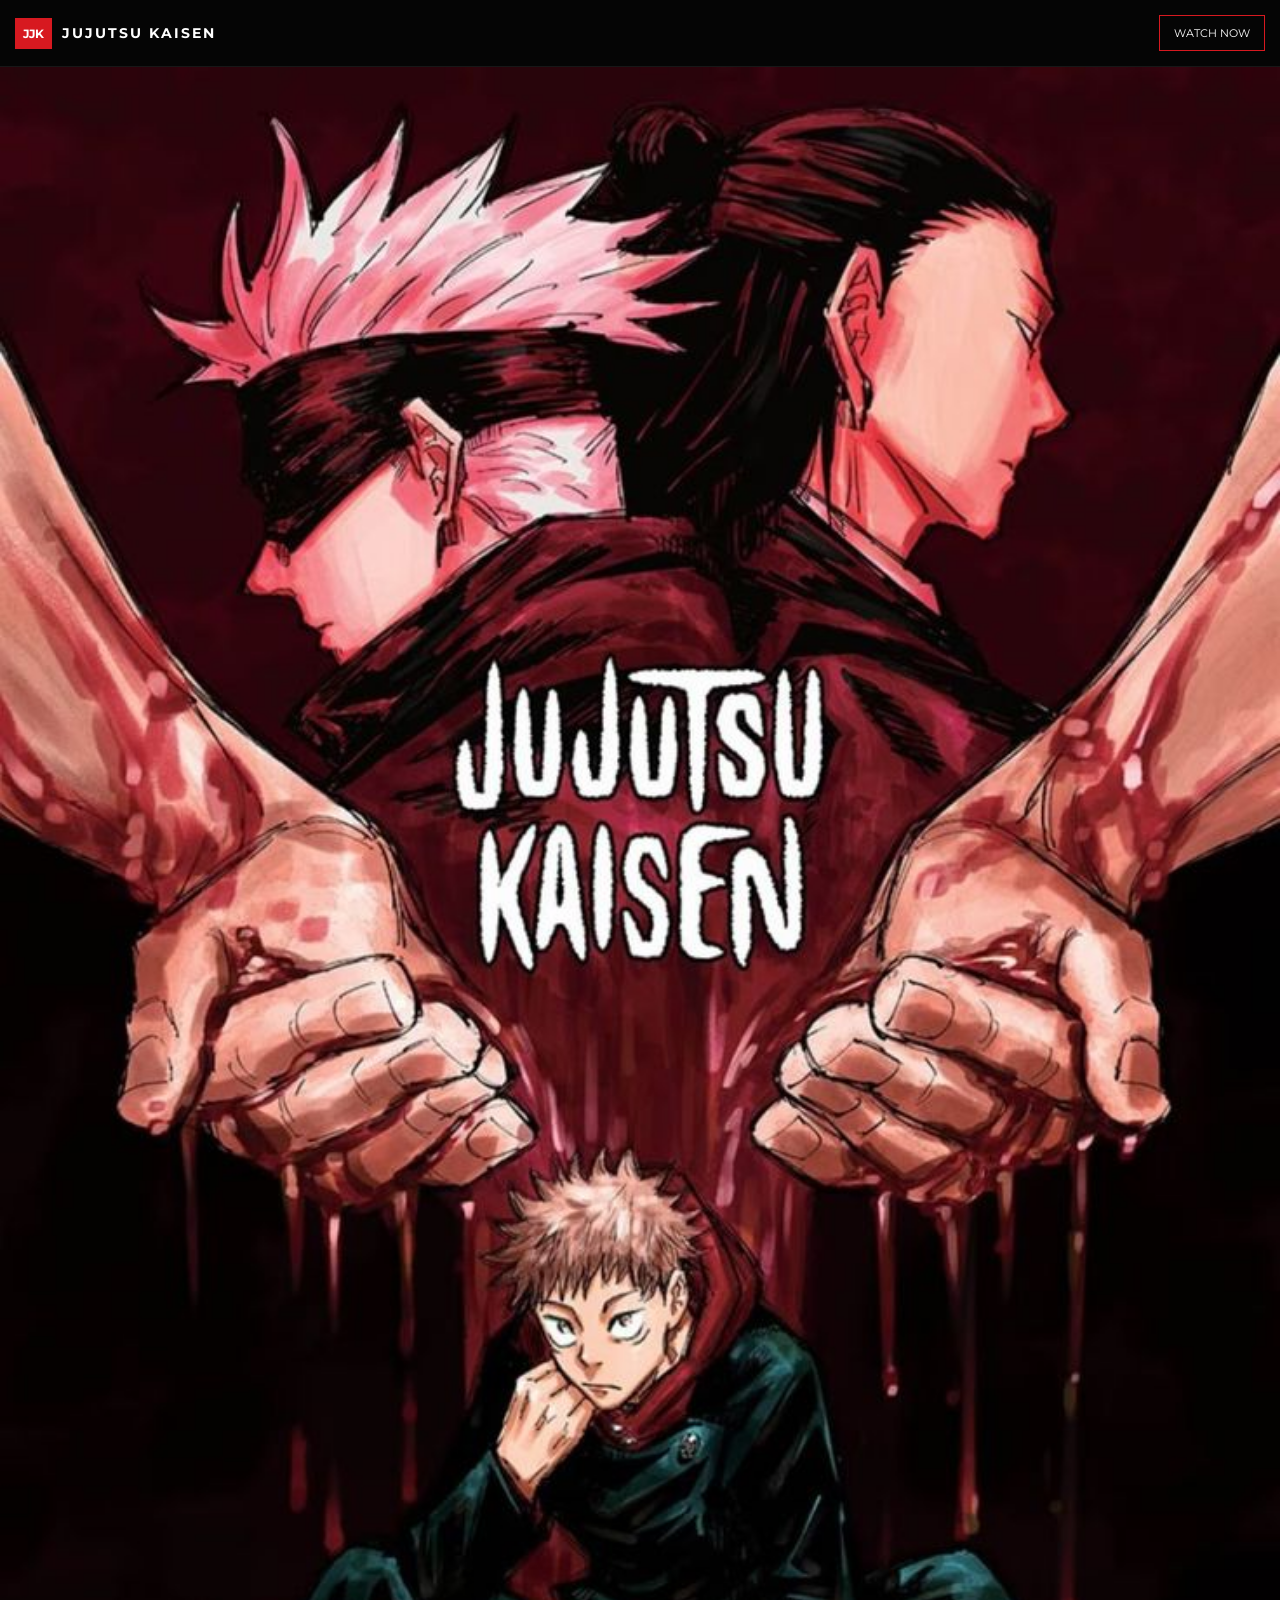
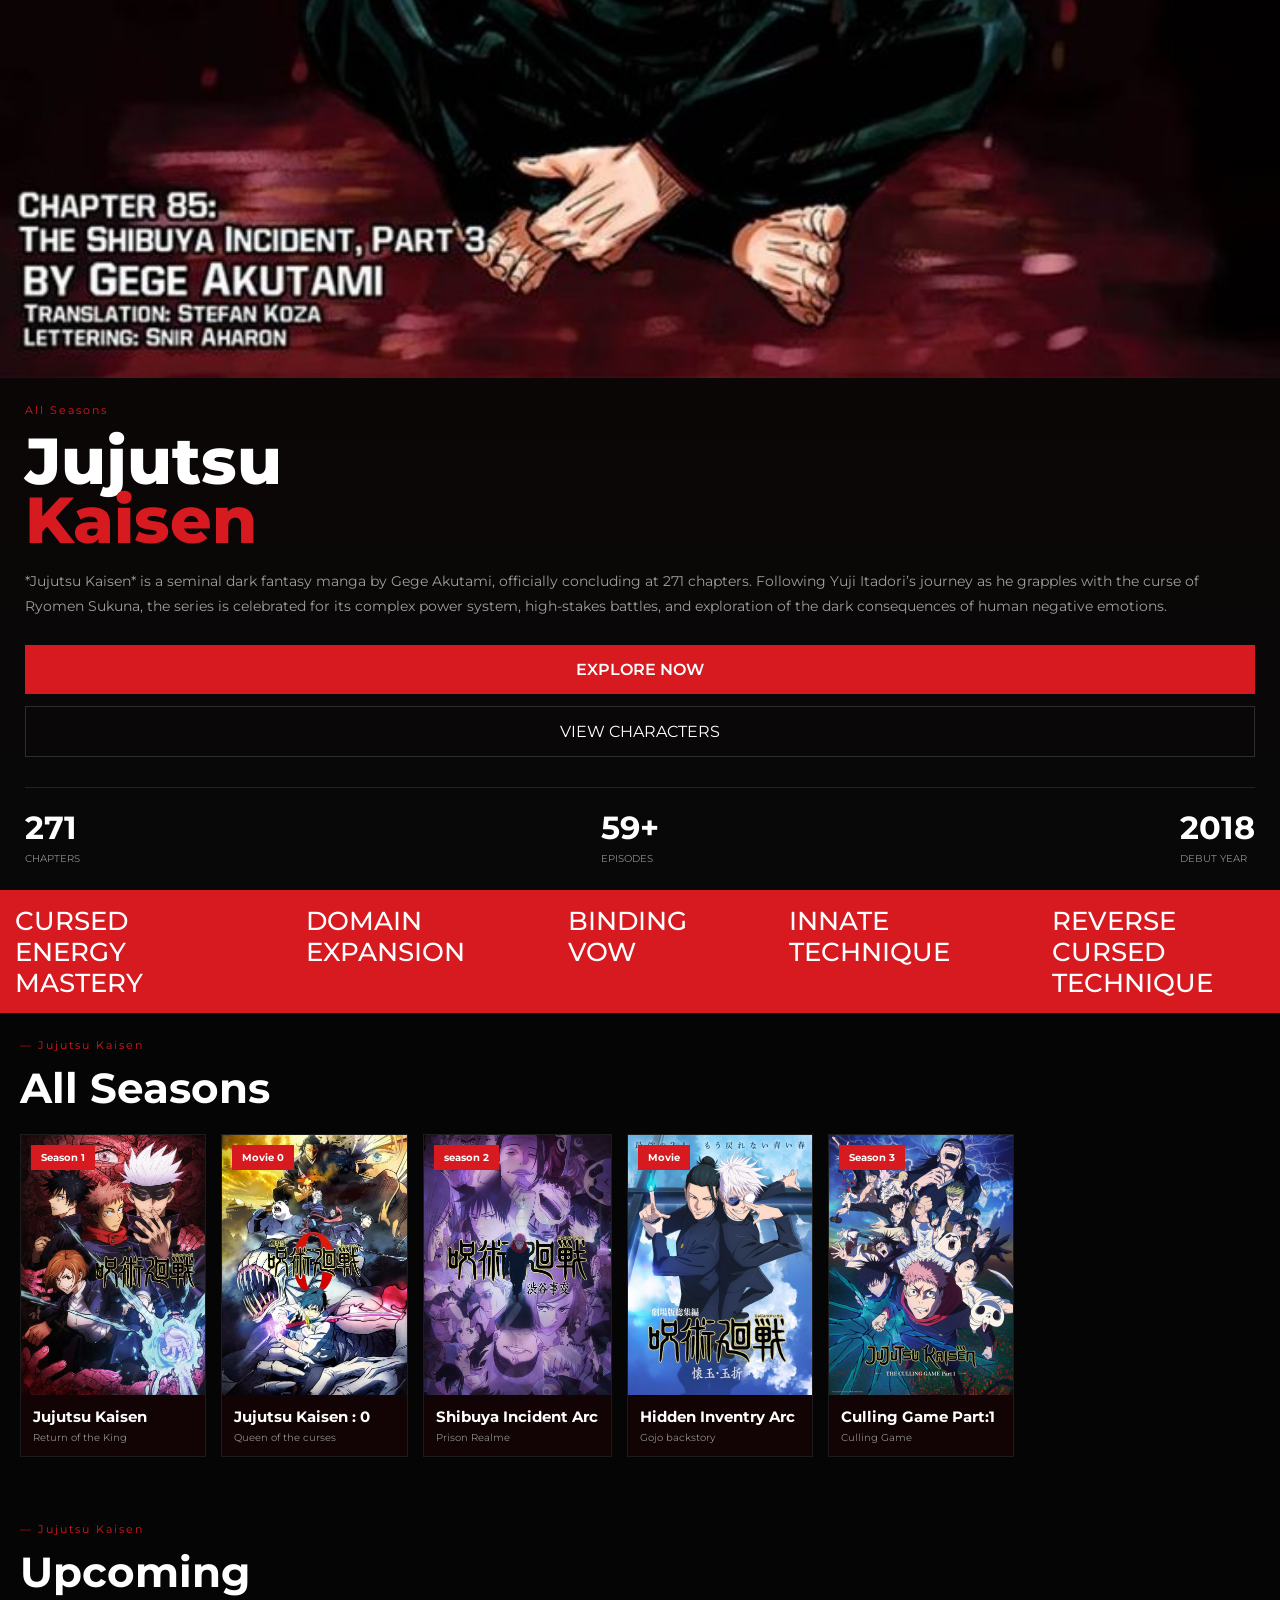
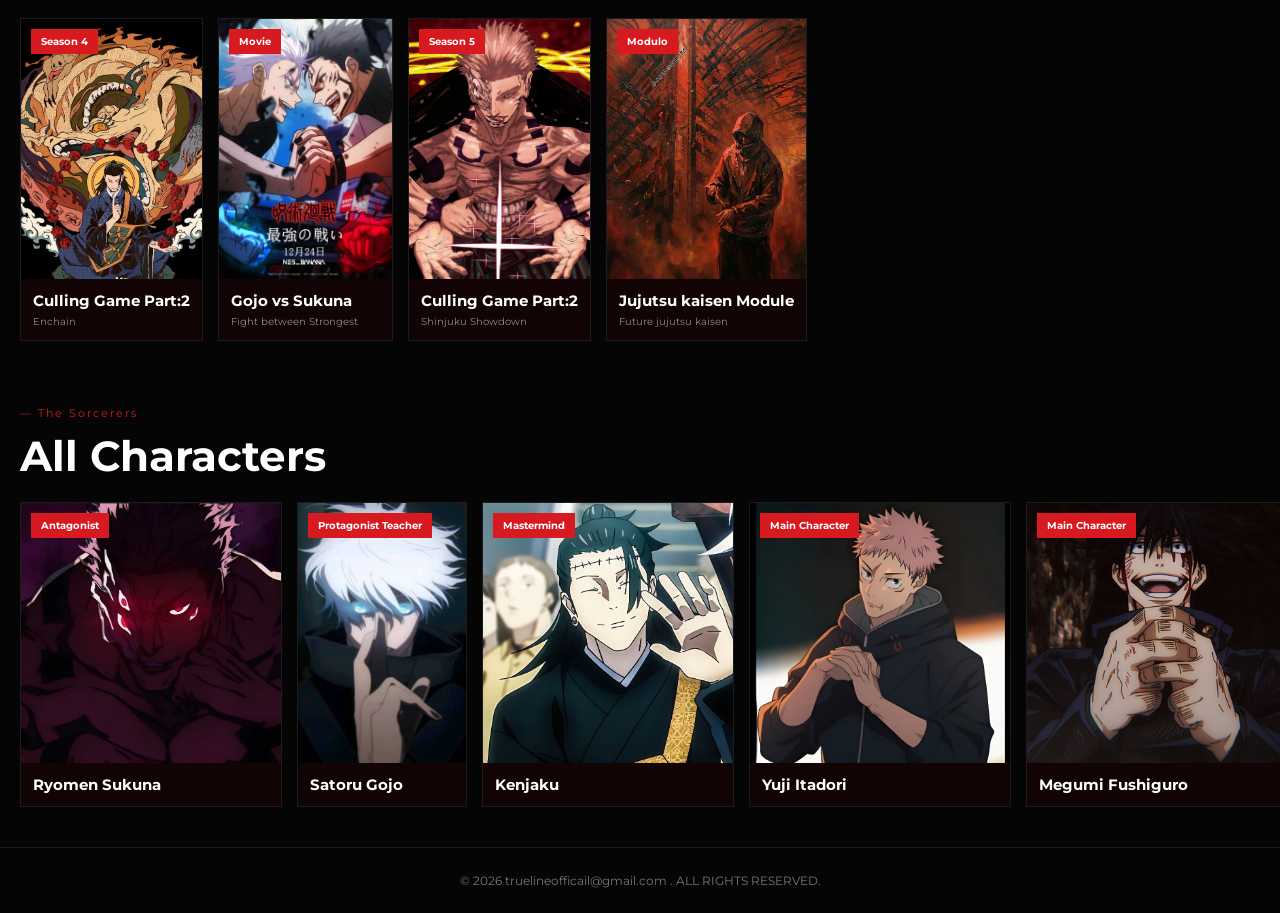
<file: index.html>
<!DOCTYPE html>
<html lang="en">
<head>
    <meta charset="UTF-8">
    <meta name="viewport" content="width=device-width, initial-scale=1.0">
    <title>Jujutsu Kaisen</title>
    <link rel="manifest" href="manifest.json">
<meta name="theme-color" content="#e60000">
<link rel="apple-touch-icon" href="icons/icon-180x180.png">
    <link href="https://fonts.googleapis.com/css2?family=Montserrat:wght@300;400;500;600;700;800&display=swap" rel="stylesheet">
    <link rel="stylesheet" href="index.css">
</head>
<body>

    <nav class="navbar">
        <div class="logo">
            <span>JJK</span>
            <h3>JUJUTSU KAISEN</h3>
        </div>
        <a href="#watch" class="watch-btn">WATCH NOW</a>
    </nav>

    <section class="hero">
        <div class="hero-image">
            <img src="images/logo1.jpg" alt="">
        </div>

        <div class="hero-content">
            <p class="season">All Seasons</p>
            <h1>
                Jujutsu<br>
                <span>Kaisen</span>
            </h1>
            <p class="description">
                *Jujutsu Kaisen* is a seminal dark fantasy manga by Gege Akutami, officially concluding at 271 chapters. Following Yuji Itadori’s journey as he grapples with the curse of Ryomen Sukuna, the series is celebrated for its complex power system, high-stakes battles, and exploration of the dark consequences of human negative emotions.
            </p>

            <div class="buttons">
                <a href="#explore" class="explore">EXPLORE NOW</a>
                <a href="#characters" class="characters">VIEW CHARACTERS</a>
            </div>

            <div class="stats">
                <div>
                    <h2>271</h2>
                    <p>CHAPTERS</p>
                </div>
                <div>
                    <h2>59+</h2>
                    <p>EPISODES</p>
                </div>
                <div>
                    <h2>2018</h2>
                    <p id="explore">DEBUT YEAR</p>
                </div>
            </div>
        </div>
    </section >

    <section id="watch" class="power-bar">
        <span >CURSED ENERGY MASTERY</span>
        <span>DOMAIN EXPANSION</span>
        <span>BINDING VOW</span>
        <span>INNATE TECHNIQUE</span>
        <span>REVERSE CURSED TECHNIQUE</span>
    </section>

    <section class="cast">
    <p class="cast-top">— Jujutsu Kaisen</p>
    <div class="title-row">
        <h2>All Seasons</h2>
    </div>
    <div class="cards">
        <div class="card">
            <div class="badge">Season 1</div>
            <a href="season1.html"><img src="images/logo2.jpg" alt=""></a>
            <div class="info">
                <h3>Jujutsu Kaisen</h3>
                <p>Return of the King</p>
            </div>
        </div>
        <div class="card">
            <div class="badge">Movie 0</div>
            <a href="movie.html"><img src="images/logo.jpg" alt=""></a>
            <div class="info">
                <h3>Jujutsu Kaisen : 0</h3>
                <p>Queen of the curses</p>
            </div>
        </div>
        <div class="card">
            <div class="badge">season 2</div>
            <a href="season2.html"><img src="images/logo3.jpg" alt=""></a>
            <div class="info">
                <h3>Shibuya Incident Arc</h3>
                <p>Prison Realme</p>
            </div>
        </div>
        <div class="card">
            <div class="badge">Movie</div>
            <a href="movie2.html"><img src="images/logo5.jpg" alt=""></a>
            <div class="info">
                <h3>Hidden Inventry Arc</h3>
                <p>Gojo backstory</p>
            </div>
        </div>
        <div class="card">
            <div class="badge">Season 3</div>
            <a href="season3.html"><img src="images/logo6.jpg" alt=""></a>
            <div class="info">
                <h3>Culling Game Part:1</h3>
                <p>Culling Game</p>
            </div>
        </div>
</section>

    <section class="cast">
    <p class="cast-top">— Jujutsu Kaisen</p>
    <div class="title-row">
        <h2>Upcoming</h2>
    </div>
    <div class="cards">
        <div class="card">
            <div class="badge">Season 4</div>
            <a href="season4.html"><img src="images/logo7.jpg" alt=""></a>
            <div class="info">
                <h3>Culling Game Part:2</h3>
                <p>Enchain</p>
            </div>
        </div>
        <div class="card">
            <div class="badge">Movie</div>
            <a href="movie4.html"><img src="images/logo8.jpg" alt=""></a>
            <div class="info">
                <h3>Gojo vs Sukuna</h3>
                <p>Fight between Strongest</p>
            </div>
        </div>
        <div class="card">
            <div class="badge">Season 5</div>
            <a href="season5.html"><img src="images/logo9.jpg" alt=""></a>
            <div class="info">
                <h3>Culling Game Part:2</h3>
                <p>Shinjuku Showdown</p>
            </div>
        </div>
        <div class="card">
            <div class="badge">Modulo</div>
            <a href="season6.html"><img src="images/logo10.jpg" alt=""></a>
            <div class="info">
                <h3>Jujutsu kaisen Module</h3>
                <p>Future jujutsu kaisen</p>
            </div>
        </div>
    </div>
    </div>
</section>

<section class="cast">
    <p class="cast-top" id="characters">— The Sorcerers</p>
    <div class="title-row">
        <h2>All Characters</h2>
    </div>
    <div class="cards">
        <div class="card"><div class="badge">Antagonist</div><img src="images/sukuna.jpg" alt=""><div class="info"><h3>Ryomen Sukuna</h3></div></div>
        <div class="card"><div class="badge">Protagonist Teacher</div><img src="images/gojo2.jpg" alt=""><div class="info"><h3>Satoru Gojo</h3></div></div>
        <div class="card"><div class="badge">Mastermind</div><img src="images/kanjakus2.jpg" alt=""><div class="info"><h3>Kenjaku</h3></div></div>
        <div class="card"><div class="badge">Main Character</div><img src="images/yuji3.jpg" alt=""><div class="info"><h3>Yuji Itadori</h3></div></div>
        <div class="card"><div class="badge">Main Character</div><img src="images/megumi.jpg" alt=""><div class="info"><h3>Megumi Fushiguro</h3></div></div>
        <div class="card"><div class="badge">Main Character</div><img src="images/nobara.jpg" alt=""><div class="info"><h3>Nobara Kugisaki</h3></div></div>
        <div class="card"><div class="badge">Main Character</div><img src="images/yuta4.jpg" alt=""><div class="info"><h3>Yuta Okkotsu</h3></div></div>
        <div class="card"><div class="badge">Character</div><img src="images/yuki.jpg" alt=""><div class="info"><h3>Yuki Tsukumo</h3></div></div>
        <div class="card"><div class="badge">Character</div><img src="images/kashimo.jpg" alt=""><div class="info"><h3>Hajime Kashimo</h3></div></div>
        <div class="card"><div class="badge">Character</div><img src="images/takaba.jpg" alt=""><div class="info"><h3>Fumihiko Takaba</h3></div></div>
        <div class="card"><div class="badge">Character</div><img src="images/yorozu.jpg" alt=""><div class="info"><h3>Yorozu</h3></div></div>
        <div class="card"><div class="badge">Character</div><img src="images/geto2.jpg" alt=""><div class="info"><h3>Suguru Geto</h3></div></div>
        <div class="card"><div class="badge">Character</div><img src="images/maki3.jpg" alt=""><div class="info"><h3>Maki Zen'in</h3></div></div>
        <div class="card"><div class="badge">Character</div><img src="images/toji2.jpg" alt=""><div class="info"><h3>Toji Fushiguro</h3></div></div>
        <div class="card">
    <div class="badge">Doctor</div>
    <img src="images/shoko.jpg" alt="Shoko Ieiri">
    <div class="info">
        <h3>Shoko Ieiri</h3>
        
    </div>
</div>

<div class="card">
    <div class="badge">GRADE 1</div>
    <img src="images/higuroma.jpg" alt="Hiromi Higuruma">
    <div class="info">
        <h3>Hiromi Higuruma</h3>
        
    </div>
</div>

<div class="card">
    <div class="badge">GRADE 1</div>
    <img src="images/utahime.jpg" alt="Utahime Iori">
    <div class="info">
        <h3>Utahime Iori</h3>
        
    </div>
</div>

        <div class="card"><div class="badge">Character</div><img src="images/hakari.jpg" alt=""><div class="info"><h3>Kinji Hakari</h3></div></div>
        <div class="card"><div class="badge">Character</div><img src="images/uraume.jpg" alt=""><div class="info"><h3>Uraume</h3></div></div>
        <div class="card"><div class="badge">Character</div><img src="images/ryu.jpg" alt=""><div class="info"><h3>Ryu Ishigori</h3></div></div>
        <div class="card"><div class="badge">Character</div><img src="images/mahito2.jpg" alt=""><div class="info"><h3>Mahito</h3></div></div>
        <div class="card"><div class="badge">Character</div><img src="images/jogo.jpg" alt=""><div class="info"><h3>Jogo</h3></div></div>
        <div class="card"><div class="badge">Character</div><img src="images/higuroma.jpg" alt=""><div class="info"><h3>Hiromi Higuruma</h3></div></div>
        <div class="card"><div class="badge">Character</div><img src="images/todo.jpg" alt=""><div class="info"><h3>Aoi Todo</h3></div></div>
        <div class="card"><div class="badge">Character</div><img src="images/choso2.jpg" alt=""><div class="info"><h3>Choso</h3></div></div>
        <div class="card"><div class="badge">Character</div><img src="images/uro.jpg" alt=""><div class="info"><h3>Takako Uro</h3></div></div>
        <div class="card"><div class="badge">Character</div><img src="images/naoya.jpg" alt=""><div class="info"><h3>Naoya Zen'in</h3></div></div>
        <div class="card"><div class="badge">Character</div><img src="images/machamaru.jpg" alt=""><div class="info"><h3>Kokichi Muta</h3></div></div>
        <div class="card"><div class="badge">Character</div><img src="images/hanami.jpg" alt=""><div class="info"><h3>Hanami</h3></div></div>
        <div class="card"><div class="badge">Character</div><img src="images/dagon.jpg" alt=""><div class="info"><h3>Dagon</h3></div></div>
        <div class="card"><div class="badge">Character</div><img src="images/miguel.jpg" alt=""><div class="info"><h3>Miguel</h3></div></div>
        <div class="card"><div class="badge">Character</div><img src="images/nanami2.jpg" alt=""><div class="info"><h3>Kento Nanami</h3></div></div>
        <div class="card"><div class="badge">Character</div><img src="images/naiobito.jpg" alt=""><div class="info"><h3>Naobito Zen'in</h3></div></div>
        <div class="card"><div class="badge">Character</div><img src="images/meime0i.jpg" alt=""><div class="info"><h3>Mei Mei</h3></div></div>
        <div class="card"><div class="badge">Character</div><img src="images/kusakaba.jpg" alt=""><div class="info"><h3>Atsuya Kusakabe</h3></div></div>
    </div>
</section>

    

    <footer>
        © 2026  truelineofficail@gmail.com . ALL RIGHTS RESERVED.
    </footer>
<script>
  if ('serviceWorker' in navigator) {
    window.addEventListener('load', () => {
      navigator.serviceWorker.register('sw.js')
        .then(reg => console.log('SW registered:', reg.scope))
        .catch(err => console.error('SW registration failed:', err));
    });
  }
</script>
</body>
</html>
</file>
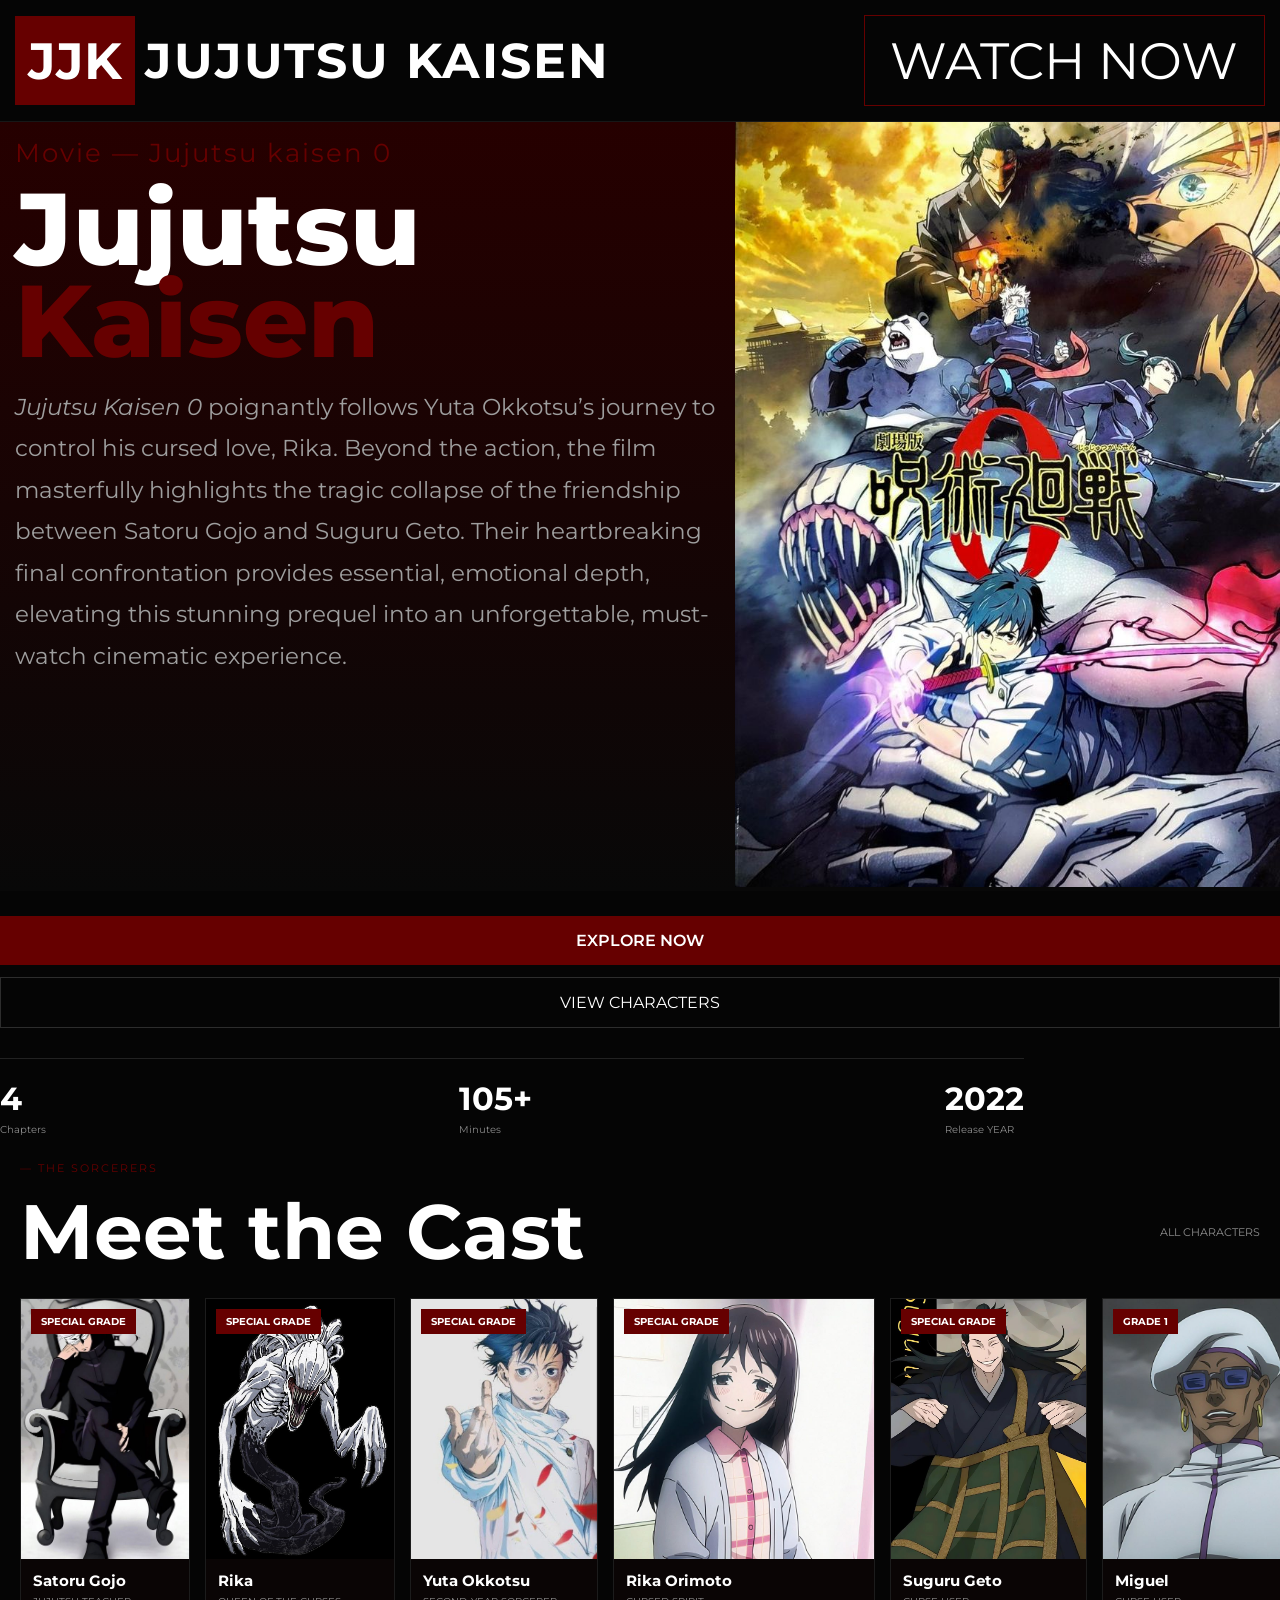
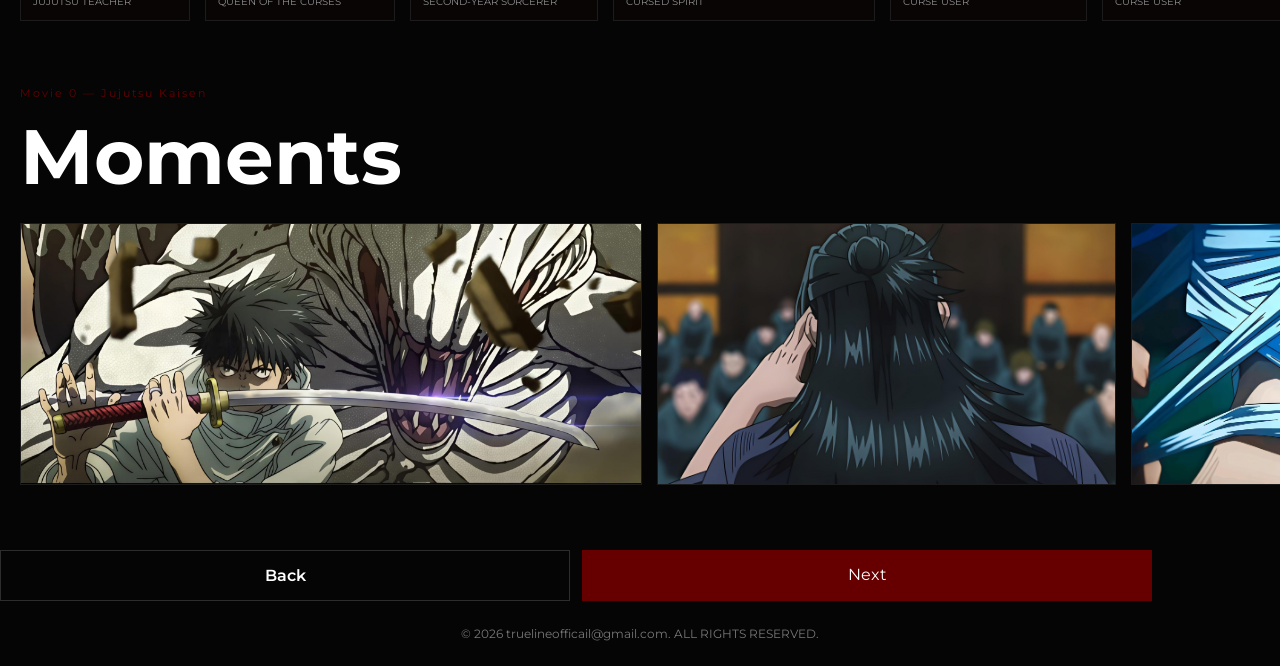
<file: movie.html>
<!DOCTYPE html>
<html lang="en">
<head>
    <meta charset="UTF-8">
    <meta name="viewport" content="width=device-width, initial-scale=1.0">
    <title>Jujutsu Kaisen</title>
<link rel="manifest" href="manifest.json">
<meta name="theme-color" content="#e60000">
<link rel="apple-touch-icon" href="icons/icon-180x180.png">
    <link href="https://fonts.googleapis.com/css2?family=Montserrat:wght@300;400;500;600;700;800&display=swap" rel="stylesheet">
    <link rel="stylesheet" href="movie.css">
</head>

<body>
    <section>
        <nav class="navbar">
            <div class="logo">
                <span>JJK</span>
                <h3>JUJUTSU KAISEN</h3>
            </div>
            <a href="https://youtu.be/2docezZl574?si=i2ZBQ1FdkchWZ1nn" class="watch-btn" target="_blank">WATCH NOW</a>
        </nav>
    </section>

    <section class="hero">
        <div class="hero-content">
            <p class="season">Movie — Jujutsu kaisen 0</p>
            <h1>
                Jujutsu<br>
                <span>Kaisen</span>
            </h1>
            <p class="description">
                <em>Jujutsu Kaisen 0</em> poignantly follows Yuta Okkotsu’s journey to control his cursed love, Rika. Beyond the action, the film masterfully highlights the tragic collapse of the friendship between Satoru Gojo and Suguru Geto. Their heartbreaking final confrontation provides essential, emotional depth, elevating this stunning prequel into an unforgettable, must-watch cinematic experience.
            </p>
        </div>

        <div class="hero-image">
            <img src="images/logo.jpg" alt="Jujutsu Kaisen Logo">
        </div>
    </section>

    <section class="hero2">
        <div class="buttons">
            <a href="#explore" class="explore">EXPLORE NOW</a>
            <a href="#character" class="characters">VIEW CHARACTERS</a>
        </div>

        <div id="character"class="stats">
            <div>
                <h2>4</h2>
                <p>Chapters</p>
            </div>
            <div>
                <h2>105+</h2>
                <p>Minutes</p>
            </div>
            <div>
                <h2>2022</h2>
                <p>Release YEAR</p>
            </div>
        </div>
    </section>

    <section class="cast">
        <p class="cast-top">— THE SORCERERS</p>
        <div class="title-row">
            <h2>Meet the Cast</h2>
            <span>ALL CHARACTERS</span>
        </div>

<div class="cards">
    <div class="card">
        <div class="badge">SPECIAL GRADE</div>
        <img src="images/gojo0.jpg" alt="Satoru Gojo">
        <div class="info">
            <h3>Satoru Gojo</h3>
            <p>JUJUTSU TEACHER</p>
        </div>
    </div>
    <div class="card">
        <div class="badge">SPECIAL GRADE</div>
        <img src="images/queen.jpg" alt="Satoru Gojo">
        <div class="info">
            <h3>Rika</h3>
            <p>QUEEN OF THE CURSES</p>
        </div>
    </div>

    <div class="card">
        <div class="badge">SPECIAL GRADE</div>
        <img src="images/yuta0.jpg" alt="Yuta Okkotsu">
        <div class="info">
            <h3>Yuta Okkotsu</h3>
            <p>SECOND-YEAR SORCERER</p>
        </div>
    </div>

    <div class="card">
        <div class="badge">SPECIAL GRADE</div>
        <img src="images/rika.jpg" alt="Rika Orimoto">
        <div class="info">
            <h3>Rika Orimoto</h3>
            <p>CURSED SPIRIT</p>
        </div>
    </div>

    <div class="card">
        <div class="badge">SPECIAL GRADE</div>
        <img src="images/geto0.jpg" alt="Suguru Geto">
        <div class="info">
            <h3>Suguru Geto</h3>
            <p>CURSE USER</p>
        </div>
    </div>

    <div class="card">
        <div class="badge">GRADE 1</div>
        <img src="images/miguel.jpg" alt="Miguel">
        <div class="info">
            <h3>Miguel</h3>
            <p>CURSE USER</p>
        </div>
    </div>

    <div class="card">
        <div class="badge">GRADE 1</div>
        <img src="images/meime0i.jpg" alt="Mei Mei">
        <div class="info">
            <h3>Mei Mei</h3>
            <p>GRADE 1 SORCERER</p>
        </div>
    </div>

    <div class="card">
        <div class="badge">GRADE 1</div>
        <img src="images/nanami.jpg" alt="Kento Nanami">
        <div class="info">
            <h3>Kento Nanami</h3>
            <p>GRADE 1 SORCERER</p>
        </div>
    </div>

    <div class="card">
        <div class="badge">GRADE 1</div>
        <img src="images/principal.jpg" alt="Masamichi Yaga">
        <div class="info">
            <h3>Masamichi Yaga</h3>
            <p>PRINCIPAL</p>
        </div>
    </div>

    <div class="card">
        <div class="badge">GRADE 1</div>
        <img src="images/kusakaba.jpg" alt="Atsuya Kusakabe">
        <div class="info">
            <h3>Atsuya Kusakabe</h3>
            <p>GRADE 1 SORCERER</p>
        </div>
    </div>

    <div class="card">
        <div class="badge">GRADE 4</div>
        <img src="images/maki0.jpg" alt="Maki Zen'in">
        <div class="info">
            <h3>Maki Zen'in</h3>
            <p>SECOND-YEAR SORCERER</p>
        </div>
    </div>

    <div class="card">
        <div class="badge">GRADE 2</div>
        <img src="images/panda.jpg" alt="Panda">
        <div class="info">
            <h3>Panda</h3>
            <p>SECOND-YEAR SORCERER</p>
        </div>
    </div>

    <div class="card">
        <div class="badge">SEMI-GRADE 1</div>
        <img src="images/inumaki.jpg" alt="Toge Inumaki">
        <div class="info">
            <h3>Toge Inumaki</h3>
            <p>SECOND-YEAR SORCERER</p>
        </div>
    </div>

    <div class="card">
        <div class="badge">Grade 3</div>
        <img src="images/nanako.jpg" alt="Nanako Hasaba">
        <div class="info">
            <h3>Nanako Hasaba</h3>
            <p>CURSE USER</p>
        </div>
    </div>

    <div class="card">
        <div class="badge">Grade 3</div>
        <img src="images/mimiko.jpg" alt="Mimiko Hasaba">
        <div class="info">
            <h3>Mimiko Hasaba</h3>
            <p>CURSE USER</p>
        </div>
    </div>

    <div class="card">
        <div class="badge">Grade 1</div>
        <img src="images/shoko0.jpg" alt="Shoko Ieiri">
        <div class="info">
            <h3>Shoko Ieiri</h3>
            <p>DOCTOR</p>
        </div>
    </div>

    <div class="card">
        <div class="badge">Grade 3</div>
        <img src="images/ijichi.jpg" alt="Kiyotaka Ijichi">
        <div class="info">
            <h3>Kiyotaka Ijichi</h3>
            <p>ASSISTANT MANAGER</p>
        </div>
    </div>
</div>

    </section>
    
<section class="moments">
    <p class="cast-top">Movie 0 — Jujutsu Kaisen</p>
    <div class="title-row">
        <h2>Moments</h2>
    </div>
    <div class="cards">
        <div class="card">
            <img src="images/moment-0-1.jpg" id="explore" alt="">
        </div>
        <div class="card">
            <img src="images/moment-0-2.jpg" alt="">
        </div>
        <div class="card">
            <img src="images/moment-0-3.jpg" alt="">
        </div>
        <div class="card">
            <img src="images/moment-0-4.jpg" alt="">
        </div>
        <div class="card">
            <img src="images/moment-0-5.jpg" alt="">
        </div>
        <div class="card">
            <img src="images/moment-0-6.jpg" alt="">
        </div>
        <div class="card">
            <img src="images/moment-0-7.jpg" alt="">
        </div>
        <div class="card">
            <img src="images/moment-0-8.jpg" alt="">
        </div>
    </div>
</section>
    
    <div class="next-back">
            <a href="index.html" class="back">Back</a>
            <a href="season2.html" class="next">Next</a>
        </div>

    <footer>
        © 2026 truelineofficail@gmail.com. ALL RIGHTS RESERVED.
    </footer>
    <script>
  if ('serviceWorker' in navigator) {
    window.addEventListener('load', () => {
      navigator.serviceWorker.register('sw.js')
        .then(reg => console.log('SW registered:', reg.scope))
        .catch(err => console.error('SW registration failed:', err));
    });
  }
</script>
</body>
</html>
</file>
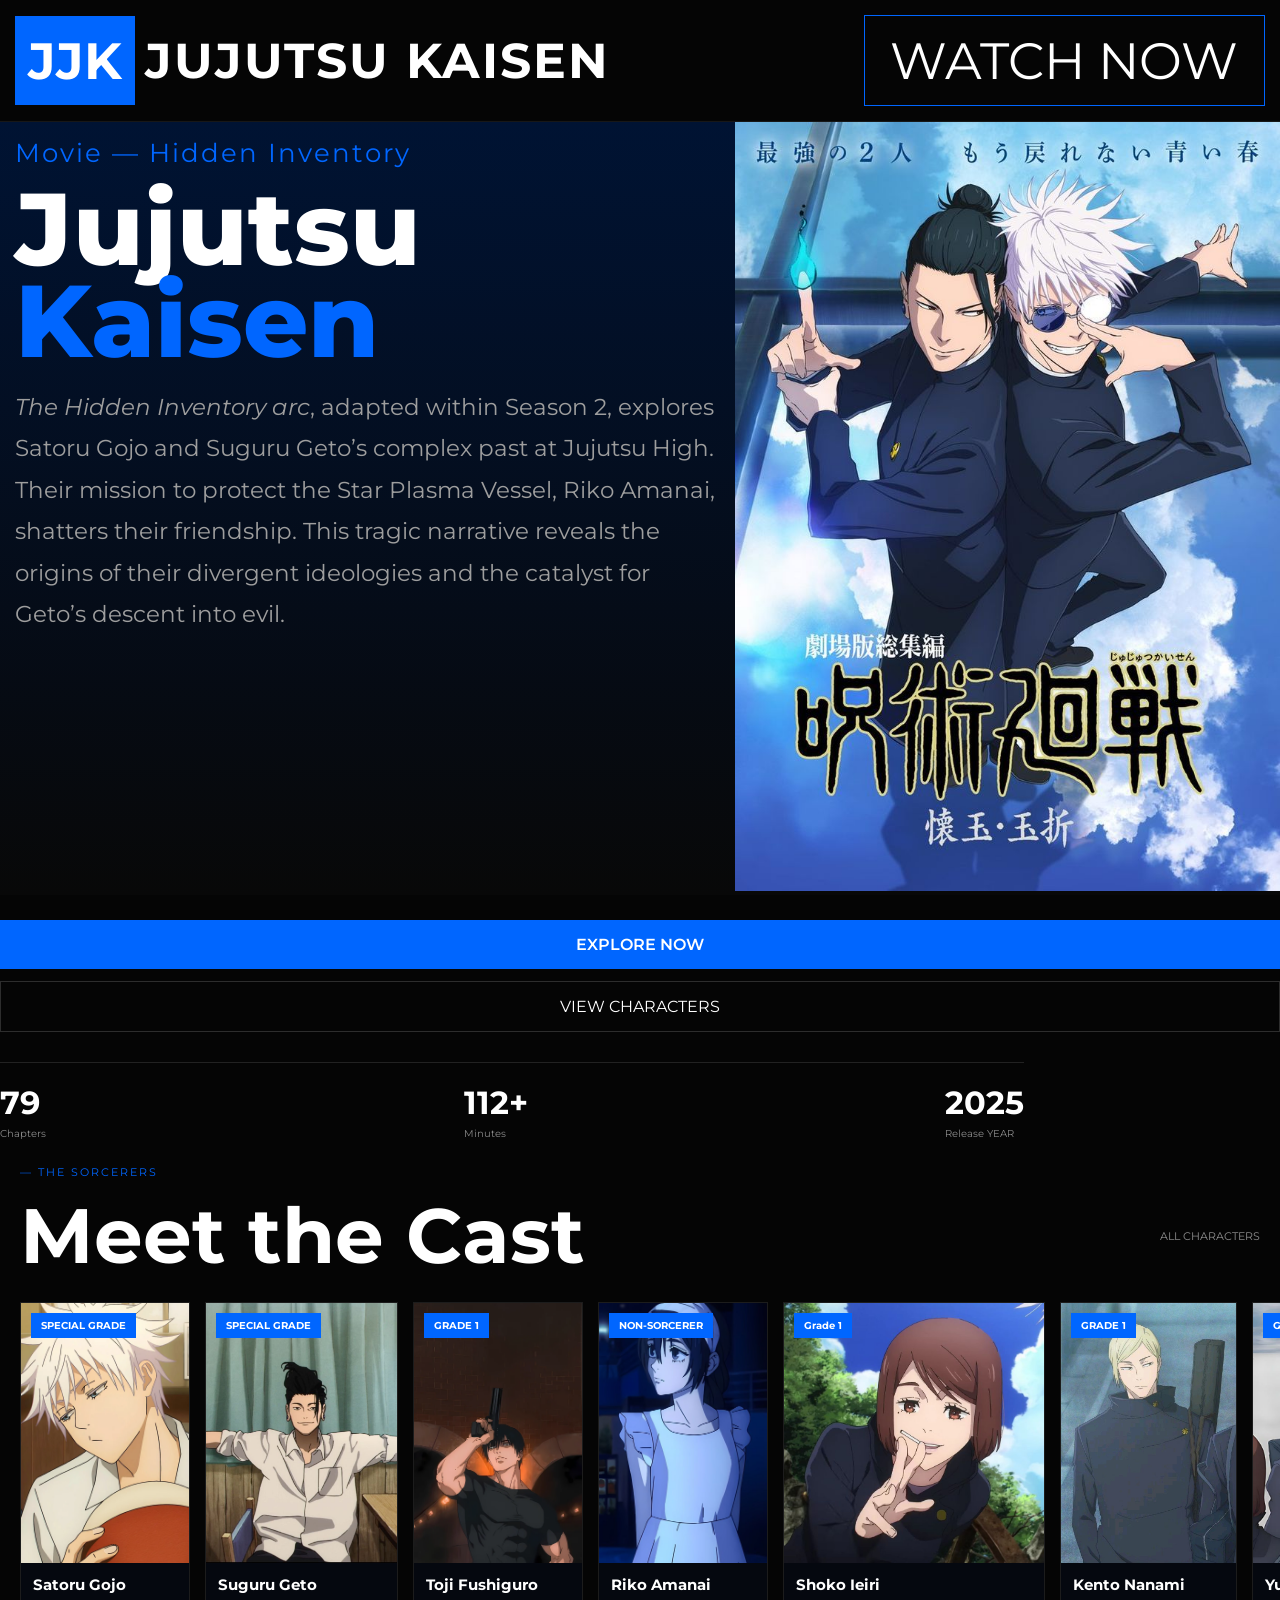
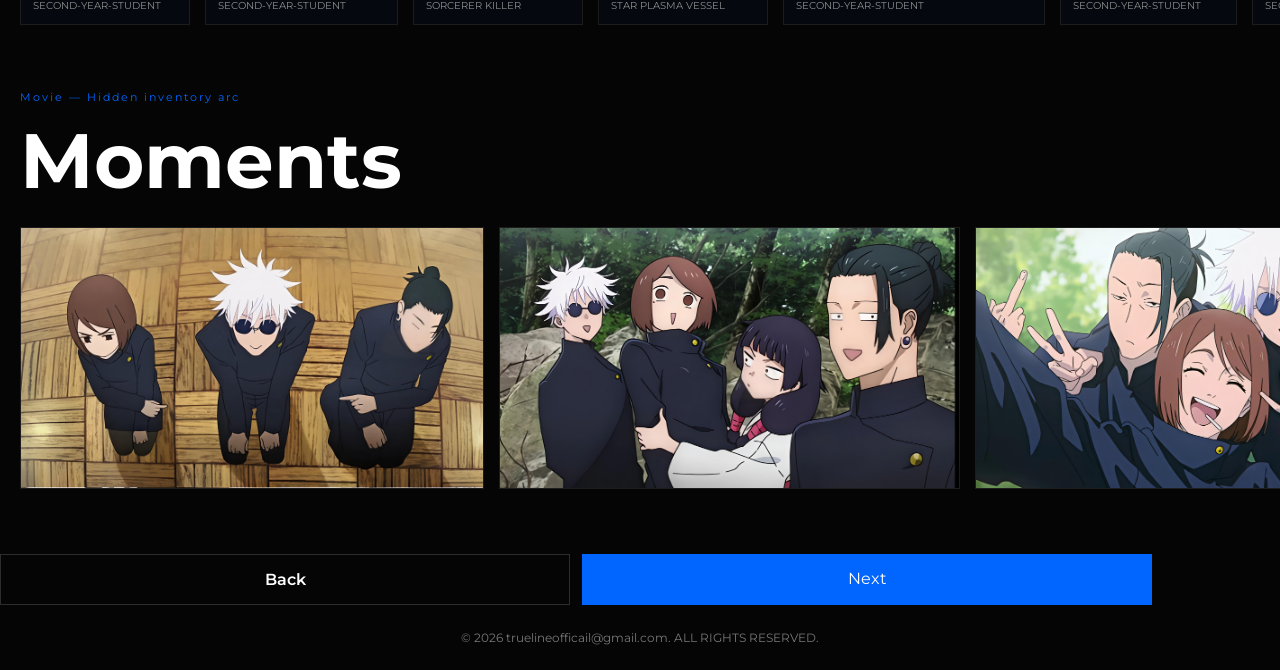
<file: movie2.html>
<!DOCTYPE html>
<html lang="en">
<head>
    <meta charset="UTF-8">
    <meta name="viewport" content="width=device-width, initial-scale=1.0">
    <title>Jujutsu Kaisen</title><link rel="manifest" href="manifest.json">
<meta name="theme-color" content="#e60000">
<link rel="apple-touch-icon" href="icons/icon-180x180.png">

    <link href="https://fonts.googleapis.com/css2?family=Montserrat:wght@300;400;500;600;700;800&display=swap" rel="stylesheet">
    <link rel="stylesheet" href="movie2.css">
</head>

<body>
    <section>
        <nav class="navbar">
            <div class="logo">
                <span>JJK</span>
                <h3>JUJUTSU KAISEN</h3>
            </div>
            <a href="https://youtu.be/znt0dhlxSMM?si=j79i6OwSr9yIGYI2" class="watch-btn" target="_blank">WATCH NOW</a>
        </nav>
    </section>

    <section class="hero">
        <div class="hero-content">
            <p class="season">Movie — Hidden Inventory</p>
            <h1>
                Jujutsu<br>
                <span>Kaisen</span>
            </h1>
            <p class="description">
                <em>The Hidden Inventory arc</em>, adapted within Season 2, explores Satoru Gojo and Suguru Geto’s complex past at Jujutsu High. Their mission to protect the Star Plasma Vessel, Riko Amanai, shatters their friendship. This tragic narrative reveals the origins of their divergent ideologies and the catalyst for Geto’s descent into evil.
            </p>
        </div>

        <div class="hero-image">
            <img src="images/logo5.jpg" alt="Jujutsu Kaisen Logo">
        </div>
    </section>

    <section class="hero2">
        <div class="buttons">
            <a href="#explore" class="explore">EXPLORE NOW</a>
            <a href="#character" class="characters">VIEW CHARACTERS</a>
        </div>

        <div id="character" class="stats">
            <div>
                <h2>79</h2>
                <p>Chapters</p>
            </div>
            <div>
                <h2>112+</h2>
                <p>Minutes</p>
            </div>
            <div>
                <h2>2025</h2>
                <p>Release YEAR</p>
            </div>
        </div>
    </section>

    <section class="cast">
        <p class="cast-top">— THE SORCERERS</p>
        <div class="title-row">
            <h2>Meet the Cast</h2>
            <span>ALL CHARACTERS</span>
        </div>

        <div class="cards">
            <div class="card">
                <div class="badge">SPECIAL GRADE</div>
                <img src="images/gojo3.jpg" alt="Satoru Gojo">
                <div class="info"><h3>Satoru Gojo</h3><p>SECOND-YEAR-STUDENT</p></div>
            </div>

            <div class="card">
                <div class="badge">SPECIAL GRADE</div>
                <img src="images/geto1.jpg" alt="Suguru Geto">
                <div class="info"><h3>Suguru Geto</h3><p>SECOND-YEAR-STUDENT</p></div>
            </div>

            <div class="card">
                <div class="badge">GRADE 1</div>
                <img src="images/toji1.jpg" alt="Toji Fushiguro">
                <div class="info"><h3>Toji Fushiguro</h3><p>SORCERER KILLER</p></div>
            </div>

            <div class="card">
                <div class="badge">NON-SORCERER</div>
                <img src="images/riko1.jpg" alt="Riko Amanai">
                <div class="info"><h3>Riko Amanai</h3><p>STAR PLASMA VESSEL</p></div>
            </div>

            <div class="card">
                <div class="badge">Grade 1</div>
                <img src="images/shoko3.jpg" alt="Shoko Ieiri">
                <div class="info"><h3>Shoko Ieiri</h3><p>SECOND-YEAR-STUDENT</p></div>
            </div>

            <div class="card">
                <div class="badge">GRADE 1</div>
                <img src="images/nanami1.jpg" alt="Kento Nanami">
                <div class="info"><h3>Kento Nanami</h3><p>SECOND-YEAR-STUDENT</p></div>
            </div>

            <div class="card">
                <div class="badge">GRADE 2</div>
                <img src="images/haibara.jpg" alt="Yu Haibara">
                <div class="info"><h3>Yu Haibara</h3><p>SECOND-YEAR-STUDENT</p></div>
            </div>

            <div class="card">
                <div class="badge">GRADE 1</div>
                <img src="images/lori.jpg" alt="Utahime Iori">
                <div class="info"><h3>Utahime Iori</h3><p>THIRD-YEAR-STUDENT</p></div>
            </div>

            <div class="card">
                <div class="badge">GRADE 1</div>
                <img src="images/mei2.jpg" alt="Mei Mei">
                <div class="info"><h3>Mei Mei</h3><p>THIRD-YEAR-STUDENT</p></div>
            </div>

            <div class="card">
                <div class="badge">NON-SORCERER</div>
                <img src="images/kurai.jpg" alt="Misato Kuroi">
                <div class="info"><h3>Misato Kuroi</h3><p>CAREGIVER</p></div>
            </div>

            <div class="card">
                <div class="badge">GRADE 1</div>
                <img src="images/principal.jpg" alt="Masamichi Yaga">
                <div class="info"><h3>Masamichi Yaga</h3><p>PRINCIPAL</p></div>
            </div>

            <div class="card">
                <div class="badge">Kid</div>
                <img src="images/kid.jpg" alt="Megumi Fushiguro">
                <div class="info"><h3>Megumi Fushiguro</h3><p>KID</p></div>
            </div>
        </div>
    </section>

    <section class="moments">
        <p class="cast-top">Movie — Hidden inventory arc</p>
        <div class="title-row">
            <h2>Moments</h2>
        </div>
        <div id="explore"class="cards">
<div class="card"><img src="images/moment-3-1.jpg" alt="Moment 1"></div>
<div class="card"><img src="images/moment-3-2.jpg" alt="Moment 2"></div>
<div class="card"><img src="images/moment-3-3.jpg" alt="Moment 3"></div>
<div class="card"><img src="images/moment-3-4.jpg" alt="Moment 4"></div>
<div class="card"><img src="images/moment-3-5.jpg" alt="Moment 5"></div>
<div class="card"><img src="images/moment-3-6.jpg" alt="Moment 6"></div>
<div class="card"><img src="images/moment-3-7.jpg" alt="Moment 7"></div>
<div class="card"><img src="images/moment-3-8.jpg" alt="Moment 8"></div>
<div class="card"><img src="images/moment-3-9.jpg" alt="Moment 9"></div>
<div class="card"><img src="images/moment-3-10.jpg" alt="Moment 10"></div>
<div class="card"><img src="images/moment-3-11.jpg" alt="Moment 11"></div>
<div class="card"><img src="images/moment-3-12.jpg" alt="Moment 12"></div>
<div class="card"><img src="images/moment-3-13.jpg" alt="Moment 13"></div>
<div class="card"><img src="images/moment-3-14.jpg" alt="Moment 14"></div>
<div class="card"><img src="images/moment-3-15.jpg" alt="Moment 15"></div>
<div class="card"><img src="images/moment-3-16.jpg" alt="Moment 16"></div>
<div class="card"><img src="images/moment-3-17.jpg" alt="Moment 17"></div>
<div class="card"><img src="images/moment-3-18.jpg" alt="Moment 18"></div>

        </div>
    </section>

    <div class="next-back">
        <a href="index.html" class="back">Back</a>
        <a href="movie3.html" class="next">Next</a>
    </div>

    <footer>
        © 2026 truelineofficail@gmail.com. ALL RIGHTS RESERVED.
    </footer>
    <script>
  if ('serviceWorker' in navigator) {
    window.addEventListener('load', () => {
      navigator.serviceWorker.register('sw.js')
        .then(reg => console.log('SW registered:', reg.scope))
        .catch(err => console.error('SW registration failed:', err));
    });
  }
</script>
</body>
</html>
</file>
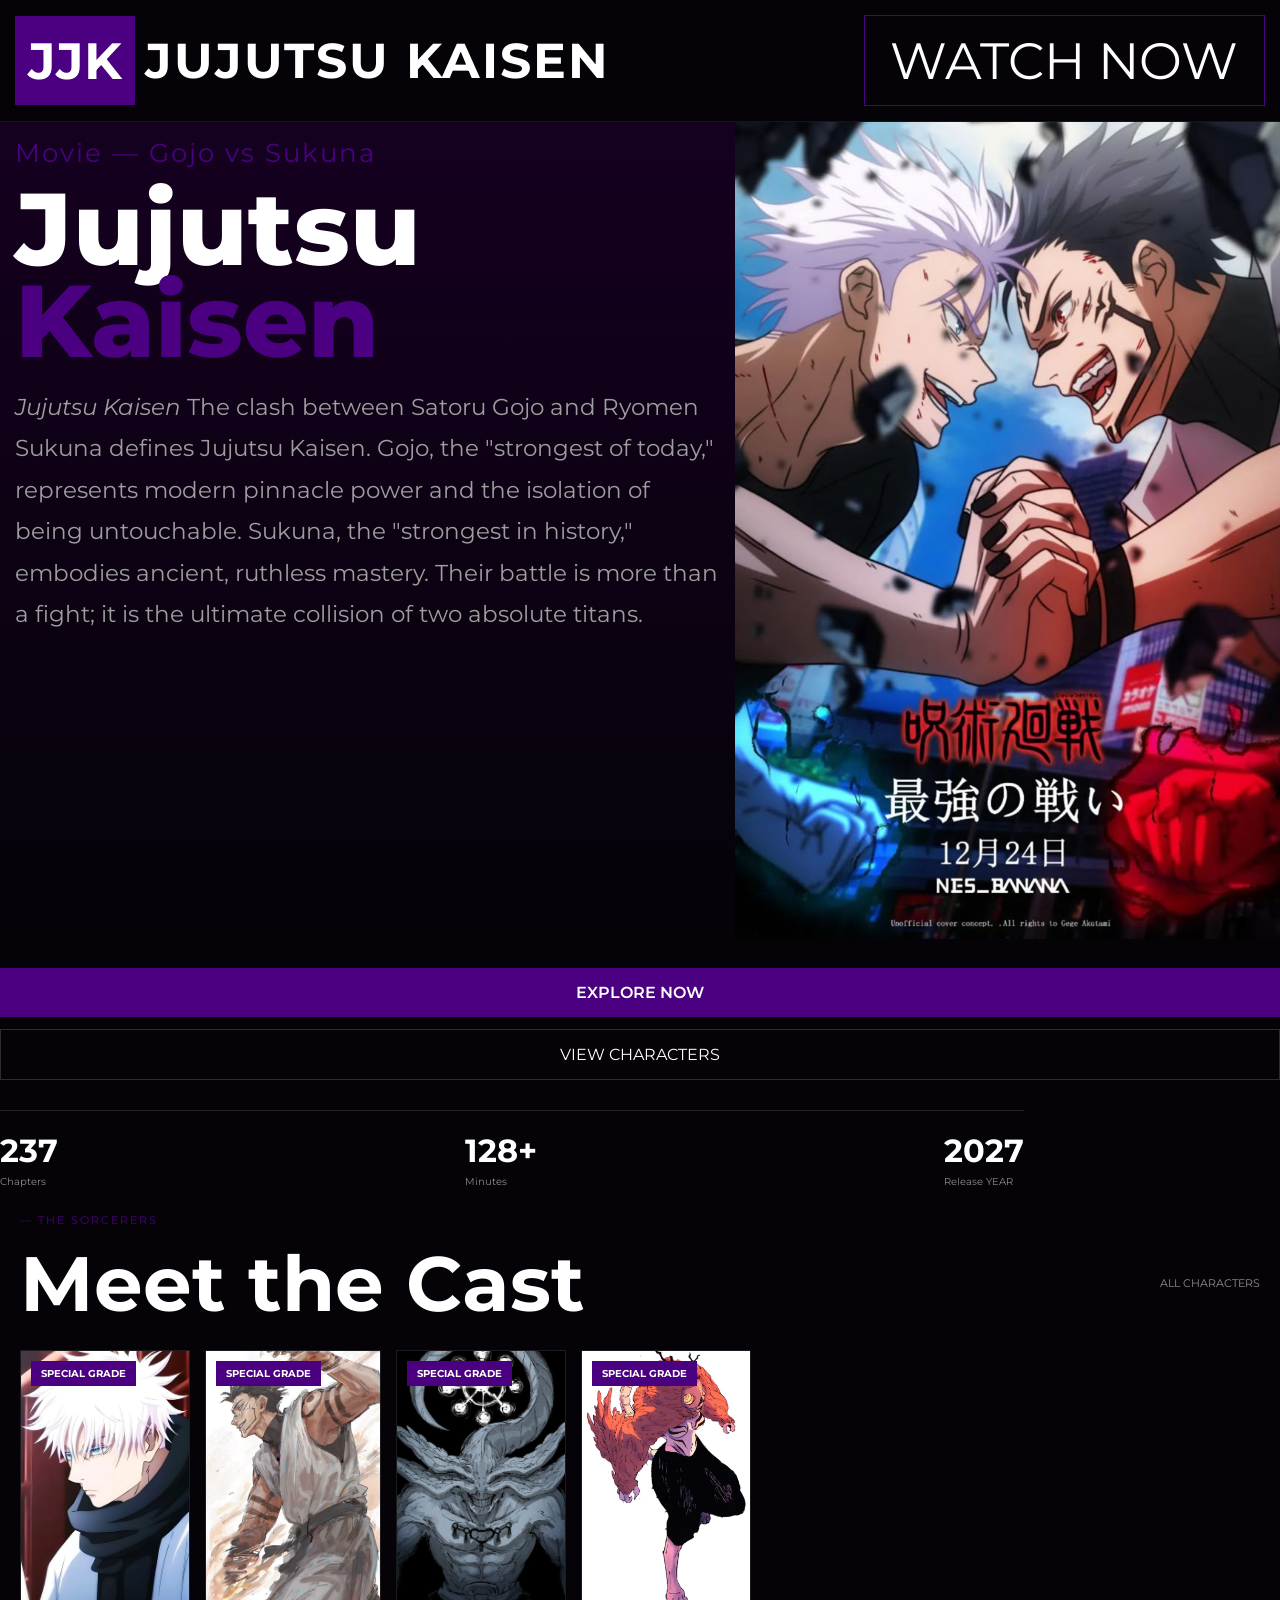
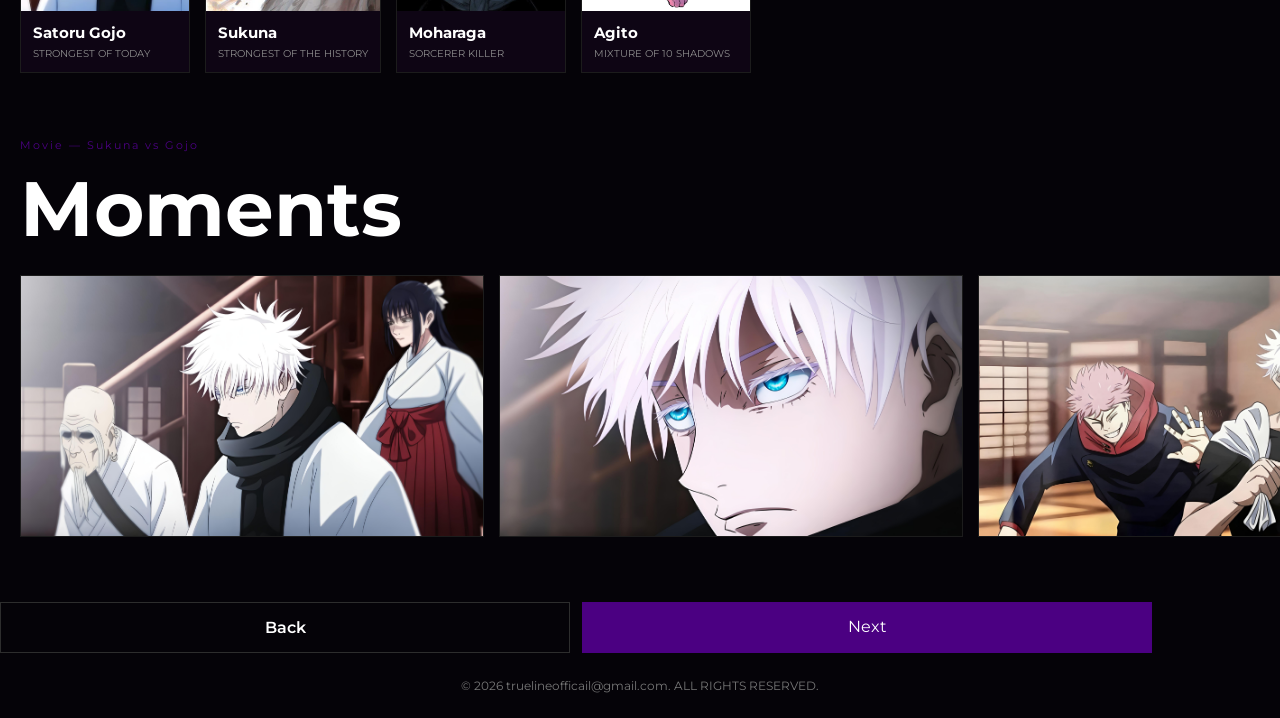
<file: movie4.html>
<!DOCTYPE html>
<html lang="en">
<head>
    <meta charset="UTF-8">
    <meta name="viewport" content="width=device-width, initial-scale=1.0">
    <title>Jujutsu Kaisen</title>
<link rel="manifest" href="manifest.json">
<meta name="theme-color" content="#e60000">
<link rel="apple-touch-icon" href="icons/icon-180x180.png">
    <link href="https://fonts.googleapis.com/css2?family=Montserrat:wght@300;400;500;600;700;800&display=swap" rel="stylesheet">
    <link rel="stylesheet" href="season2.css">
</head>

<body>
    <section>
        <nav class="navbar">
            <div class="logo">
                <span>JJK</span>
                <h3>JUJUTSU KAISEN</h3>
            </div>
            <a href="https://youtu.be/44pt8w67S8I?si=IrczcR4XOq1V37y5" class="watch-btn" target="_blank">WATCH NOW</a>
        </nav>
    </section>

    <section class="hero">
        <div class="hero-content">
            <p class="season">Movie — Gojo vs Sukuna</p>
            <h1>
                Jujutsu<br>
                <span>Kaisen</span>
            </h1>
            <p class="description">
                <em>Jujutsu Kaisen</em> The clash between Satoru Gojo and Ryomen Sukuna defines Jujutsu Kaisen. Gojo, the "strongest of today," represents modern pinnacle power and the isolation of being untouchable. Sukuna, the "strongest in history," embodies ancient, ruthless mastery. Their battle is more than a fight; it is the ultimate collision of two absolute titans.

            </p>
        </div>

        <div class="hero-image">
            <img src="images/logo8.jpg" alt="Jujutsu Kaisen Logo">
        </div>
    </section>

    <section class="hero2">
        <div class="buttons">
            <a href="#explore" class="explore">EXPLORE NOW</a>
            <a href="#character" class="characters">VIEW CHARACTERS</a>
        </div>

        <div id="character" class="stats">
            <div>
                <h2>237</h2>
                <p>Chapters</p>
            </div>
            <div>
                <h2>128+</h2>
                <p>Minutes</p>
            </div>
            <div>
                <h2>2027</h2>
                <p>Release YEAR</p>
            </div>
        </div>
    </section>

    <section class="cast">
        <p class="cast-top">— THE SORCERERS</p>
        <div class="title-row">
            <h2>Meet the Cast</h2>
            <span>ALL CHARACTERS</span>
        </div>

        <div class="cards">
            <div class="card">
                <div class="badge">SPECIAL GRADE</div>
                <img src="images/gojo4.jpg" alt="Satoru Gojo">
                <div class="info"><h3>Satoru Gojo</h3><p>STRONGEST OF TODAY</p></div>
            </div>

            <div class="card">
                <div class="badge">SPECIAL GRADE</div>
                <img src="images/sukuna3.jpg" alt="Suguru Geto">
                <div class="info"><h3>Sukuna</h3><p>STRONGEST OF THE HISTORY</p></div>
            </div>

            <div class="card">
                <div class="badge">SPECIAL GRADE</div>
                <img src="images/moharaga.jpg" alt="Toji Fushiguro">
                <div class="info"><h3>Moharaga</h3><p>SORCERER KILLER</p></div>
            </div>

            <div class="card">
                <div class="badge">SPECIAL GRADE</div>
                <img src="images/agito.jpg" alt="Riko Amanai">
                <div class="info"><h3>Agito</h3><p>MIXTURE OF 10 SHADOWS</p></div>
            </div>
        </div>
    </section>

    <section id="explore" class="moments">
        <p class="cast-top">Movie — Sukuna vs Gojo</p>
        <div class="title-row">
            <h2>Moments</h2>
        </div>
        <div class="cards">
<div class="card"><img src="images/moment-6-1.jpg" alt="Moment 1"></div>
<div class="card"><img src="images/moment-6-2.jpg" alt="Moment 2"></div>
<div class="card"><img src="images/moment-6-3.jpg" alt="Moment 3"></div>
<div class="card"><img src="images/moment-6-4.jpg" alt="Moment 4"></div>
<div class="card"><img src="images/moment-6-5.jpg" alt="Moment 5"></div>
<div class="card"><img src="images/moment-6-6.jpg" alt="Moment 6"></div>
<div class="card"><img src="images/moment-6-7.jpg" alt="Moment 7"></div>
<div class="card"><img src="images/moment-6-8.jpg" alt="Moment 8"></div>
<div class="card"><img src="images/moment-6-9.jpg" alt="Moment 9"></div>
<div class="card"><img src="images/moment-6-10.jpg" alt="Moment 10"></div>
<div class="card"><img src="images/moment-6-11.jpg" alt="Moment 11"></div>
<div class="card"><img src="images/moment-6-12.jpg" alt="Moment 12"></div>
<div class="card"><img src="images/moment-6-13.jpg" alt="Moment 13"></div>

        </div>
    </section>

    <div class="next-back">
        <a href="index.html" class="back">Back</a>
        <a href="season5.html" class="next">Next</a>
    </div>

    <footer>
        © 2026 truelineofficail@gmail.com. ALL RIGHTS RESERVED.
    </footer>
    <script>
  if ('serviceWorker' in navigator) {
    window.addEventListener('load', () => {
      navigator.serviceWorker.register('sw.js')
        .then(reg => console.log('SW registered:', reg.scope))
        .catch(err => console.error('SW registration failed:', err));
    });
  }
    </script>
</body>
</html>
</file>
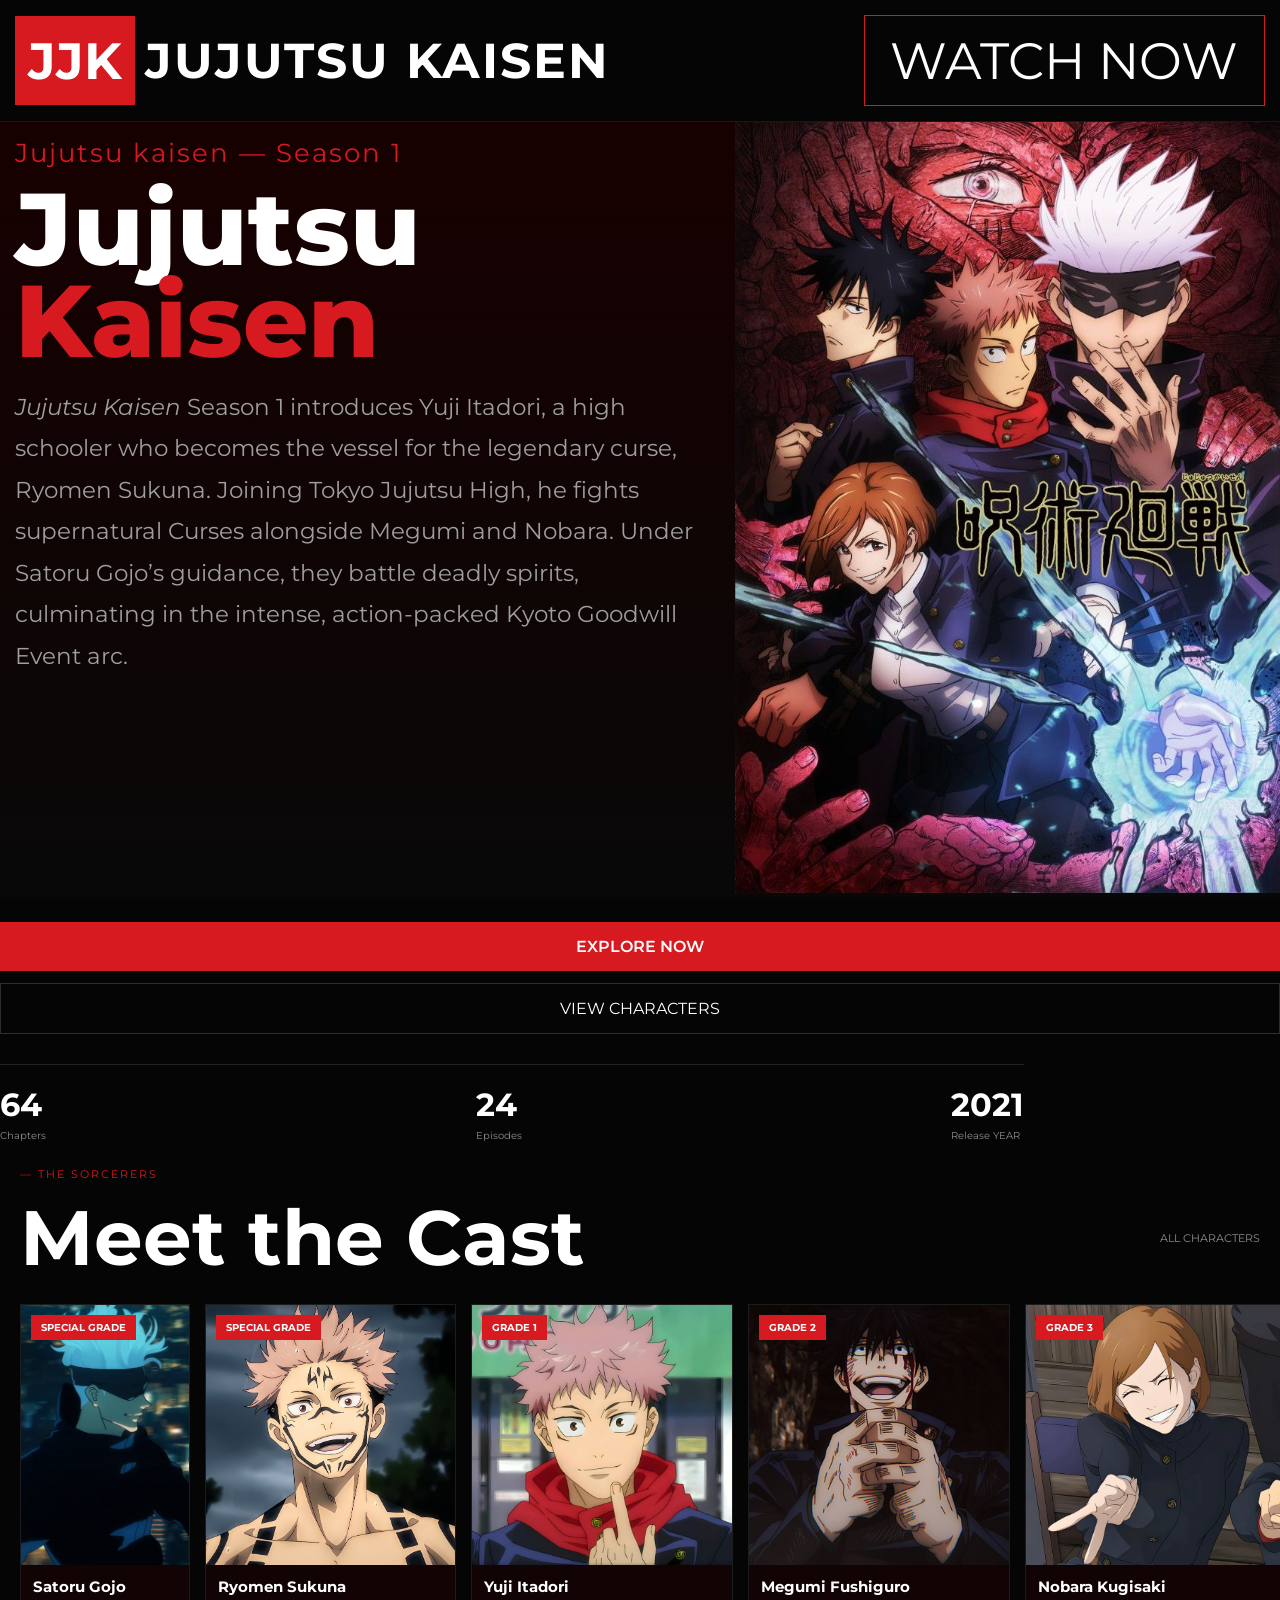
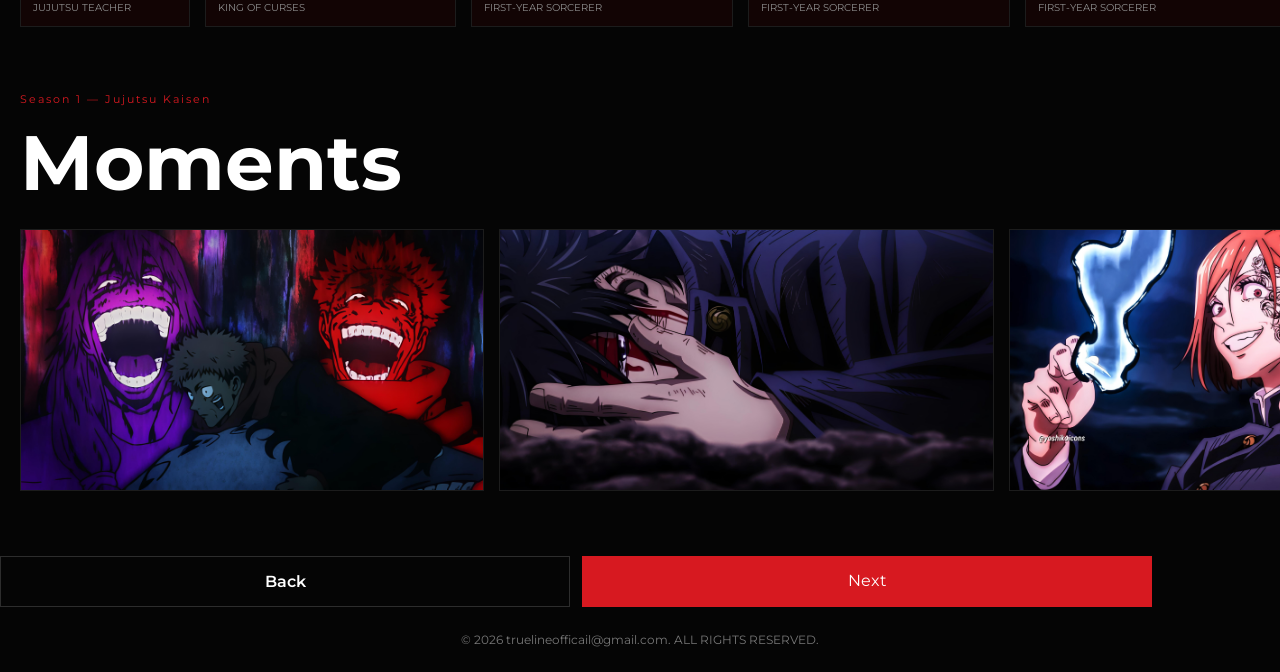
<file: season1.html>
<!DOCTYPE html>
<html lang="en">
<head>
    <meta charset="UTF-8">
    <meta name="viewport" content="width=device-width, initial-scale=1.0">
    <title>Jujutsu Kaisen</title>
<link rel="manifest" href="manifest.json">
<meta name="theme-color" content="#e60000">
<link rel="apple-touch-icon" href="icons/icon-180x180.png">
    <link href="https://fonts.googleapis.com/css2?family=Montserrat:wght@300;400;500;600;700;800&display=swap" rel="stylesheet">
    <link rel="stylesheet" href="season1.css">
</head>

<body>
    <section>
        <nav class="navbar">
            <div class="logo">
                <span>JJK</span>
                <h3>JUJUTSU KAISEN</h3>
            </div>
            <a href="https://youtu.be/pkKu9hLT-t8?si=NbTsJmFklsd14Sxl" class="watch-btn" target="_blank">WATCH NOW</a>
        </nav>
    </section>

    <section class="hero">
        <div class="hero-content">
            <p class="season">Jujutsu kaisen — Season 1</p>
            <h1>
                Jujutsu<br>
                <span>Kaisen</span>
            </h1>
            <p class="description">
                <em>Jujutsu Kaisen</em> Season 1 introduces Yuji Itadori, a high schooler who becomes the vessel for the legendary curse, Ryomen Sukuna. Joining Tokyo Jujutsu High, he fights supernatural Curses alongside Megumi and Nobara. Under Satoru Gojo’s guidance, they battle deadly spirits, culminating in the intense, action-packed Kyoto Goodwill Event arc.
            </p>
        </div>

        <div class="hero-image">
            <img src="images/logo2.jpg" alt="Jujutsu Kaisen Logo">
        </div>
    </section>

    <section class="hero2">
        <div class="buttons">
            <a href="#explore" class="explore">EXPLORE NOW</a>
            <a href="#character" class="characters">VIEW CHARACTERS</a>
        </div>

        <div id="character"class="stats">
            <div>
                <h2>64</h2>
                <p>Chapters</p>
            </div>
            <div>
                <h2>24</h2>
                <p>Episodes</p>
            </div>
            <div>
                <h2>2021</h2>
                <p>Release YEAR</p>
            </div>
        </div>
    </section>

    <section class="cast">
        <p class="cast-top">— THE SORCERERS</p>
        <div class="title-row">
            <h2>Meet the Cast</h2>
            <span>ALL CHARACTERS</span>
        </div>

        <div class="cards">
            <div class="card">
                <div class="badge">SPECIAL GRADE</div>
                <img src="images/gojo1.jpg" alt="Satoru Gojo">
                <div class="info"><h3>Satoru Gojo</h3><p>JUJUTSU TEACHER</p></div>
            </div>
            <div class="card">
                <div class="badge">SPECIAL GRADE</div>
                <img src="images/sukuna1.jpg" alt="Ryomen Sukuna">
                <div class="info"><h3>Ryomen Sukuna</h3><p>KING OF CURSES</p></div>
            </div>
            <div class="card">
                <div class="badge">GRADE 1</div>
                <img src="images/yuji1.jpg" alt="Yuji Itadori">
                <div class="info"><h3>Yuji Itadori</h3><p>FIRST-YEAR SORCERER</p></div>
            </div>

            <div class="card">
                <div class="badge">GRADE 2</div>
                <img src="images/megumi.jpg" alt="Megumi Fushiguro">
                <div class="info"><h3>Megumi Fushiguro</h3><p>FIRST-YEAR SORCERER</p></div>
            </div>

            <div class="card">
                <div class="badge">GRADE 3</div>
                <img src="images/nobara.jpg" alt="Nobara Kugisaki">
                <div class="info"><h3>Nobara Kugisaki</h3><p>FIRST-YEAR SORCERER</p></div>
            </div>

            <div class="card">
                <div class="badge">GRADE 1</div>
                <img src="images/nanami.jpg" alt="Kento Nanami">
                <div class="info"><h3>Kento Nanami</h3><p>GRADE 1 SORCERER</p></div>
            </div>

            <div class="card">
                <div class="badge">GRADE 4</div>
                <img src="images/maki1.jpg" alt="Maki Zen'in">
                <div class="info"><h3>Maki Zen'in</h3><p>SECOND-YEAR SORCERER</p></div>
            </div>

            <div class="card">
                <div class="badge">GRADE 2</div>
                <img src="images/panda.jpg" alt="Panda">
                <div class="info"><h3>Panda</h3><p>SECOND-YEAR SORCERER</p></div>
            </div>

            <div class="card">
                <div class="badge">SEMI-GRADE 1</div>
                <img src="images/inumaki.jpg" alt="Toge Inumaki">
                <div class="info"><h3>Toge Inumaki</h3><p>SECOND-YEAR SORCERER</p></div>
            </div>

            <div class="card">
                <div class="badge">GRADE 1</div>
                <img src="images/todo.jpg" alt="Aoi Todo">
                <div class="info"><h3>Aoi Todo</h3><p>GRADE 1 SORCERER</p></div>
            </div>

            <div class="card">
                <div class="badge">SPECIAL GRADE</div>
                <img src="images/mahito.jpg" alt="Mahito">
                <div class="info"><h3>Mahito</h3><p>CURSED SPIRIT</p></div>
            </div>

            <div class="card">
                <img src="images/junpai.jpg" alt="Junpei Yoshino">
                <div class="info"><h3>Junpei Yoshino</h3><p>STUDENT</p></div>
            </div>

            <div class="card">
                <div class="badge">SPECIAL GRADE</div>
                <img src="images/kanjaku1.jpg" alt="Suguru Geto">
                <div class="info"><h3>kanjaku</h3><p>CURSE USER</p></div>
            </div>

            <div class="card">
                <div class="badge">UNKNOWN</div>
                <img src="images/ijichi.jpg" alt="Kiyotaka Ijichi">
                <div class="info"><h3>Kiyotaka Ijichi</h3><p>ASSISTANT MANAGER</p></div>
            </div>

            <div class="card">
                <div class="badge">SPECIAL GRADE</div>
                <img src="images/jogo.jpg" alt="Jogo">
                <div class="info"><h3>Jogo</h3><p>CURSED SPIRIT</p></div>
            </div>

            <div class="card">
                <div class="badge">SPECIAL GRADE</div>
                <img src="images/hanami.jpg" alt="Hanami">
                <div class="info"><h3>Hanami</h3><p>CURSED SPIRIT</p></div>
            </div>

            <div class="card">
                <div class="badge">GRADE 1</div>
                <img src="images/principal.jpg" alt="Masamichi Yaga">
                <div class="info"><h3>Masamichi Yaga</h3><p>PRINCIPAL</p></div>
            </div>

            <div class="card">
                <div class="badge">GRADE 3</div>
                <img src="images/miwa.jpg" alt="Kasumi Miwa">
                <div class="info"><h3>Kasumi Miwa</h3><p>SECOND-YEAR SORCERER</p></div>
            </div>

            <div class="card">
                <div class="badge">GRADE 1</div>
                <img src="images/kamo.jpg" alt="Noritoshi Kamo">
                <div class="info"><h3>Noritoshi Kamo</h3><p>THIRD-YEAR SORCERER</p></div>
            </div>

            <div class="card">
                <div class="badge">GRADE 2</div>
                <img src="images/momo.jpg" alt="Momo Nishimiya">
                <div class="info"><h3>Momo Nishimiya</h3><p>THIRD-YEAR SORCERER</p></div>
            </div>

            <div class="card">
                <div class="badge">GRADE 4</div>
                <img src="images/mai.jpg" alt="Mai Zen'in">
                <div class="info"><h3>Mai Zen'in</h3><p>SECOND-YEAR SORCERER</p></div>
            </div>

            <div class="card">
                <div class="badge">GRADE 1</div>
                <img src="images/utahime.jpg" alt="Utahime Iori">
                <div class="info"><h3>Utahime Iori</h3><p>JUJUTSU TEACHER</p></div>
            </div>

            <div class="card">
                <div class="badge">GRADE 1</div>
                <img src="images/gakuganji.jpg" alt="Yoshinobu Gakuganji">
                <div class="info"><h3>Yoshinobu Gakuganji</h3><p>PRINCIPAL</p></div>
            </div>

            <div class="card">
                <div class="badge">GRADE 1</div>
                <img src="images/meimei.jpg" alt="Mei Mei">
                <div class="info"><h3>Mei Mei</h3><p>GRADE 1 SORCERER</p></div>
            </div>

            <div class="card">
                <div class="badge">Grade 1</div>
                <img src="images/shoko1.jpg" alt="Shoko Ieiri">
                <div class="info"><h3>Shoko Ieiri</h3><p>DOCTOR</p></div>
            </div>

            <div class="card">
                <div class="badge">SPECIAL GRADE</div>
                <img src="images/dagon.jpg" alt="Dagon">
                <div class="info"><h3>Dagon</h3><p>CURSED SPIRIT</p></div>
            </div>

            <div class="card">
                <div class="badge">Grade 5</div>
                <img src="images/akari.jpg" alt="Akari Nitta">
                <div class="info"><h3>Akari Nitta</h3><p>ASSISTANT MANAGER</p></div>
            </div>
        </div>
    </section>
    <section id="explore" class="moments">
    <p class="cast-top">Season 1 — Jujutsu Kaisen</p>
    <div class="title-row">
        <h2>Moments</h2>
    </div>
    <div class="cards">
        <div class="card">
            <img src="images/moment-1-1.jpg" id="explore" alt="">
        </div>
        <div class="card">
            <img src="images/moment-1-2.jpg" alt="">
        </div>
        <div class="card">
            <img src="images/moment-1-3.jpg" alt="">
        </div>
        <div class="card">
            <img src="images/moment-1-4.jpg" alt="">
        </div>
        <div class="card">
            <img src="images/moment-1-5.jpg" alt="">
        </div>
        <div class="card">
            <img src="images/moment-1-6.jpg" alt="">
        </div>
        <div class="card">
            <img src="images/moment-1-7.jpg" alt="">
        </div>
        <div class="card">
            <img src="images/moment-1-8.jpg" alt="">
        </div>
    </div>
</section>

    <div class="next-back">
        <a href="index.html" class="back">Back</a>
        <a href="movie.html" class="next">Next</a>
    </div>

    <footer>
        © 2026 truelineofficail@gmail.com. ALL RIGHTS RESERVED.
    </footer>
    <script>
  if ('serviceWorker' in navigator) {
    window.addEventListener('load', () => {
      navigator.serviceWorker.register('sw.js')
        .then(reg => console.log('SW registered:', reg.scope))
        .catch(err => console.error('SW registration failed:', err));
    });
  }
    </script>
</body>
</html>
</file>
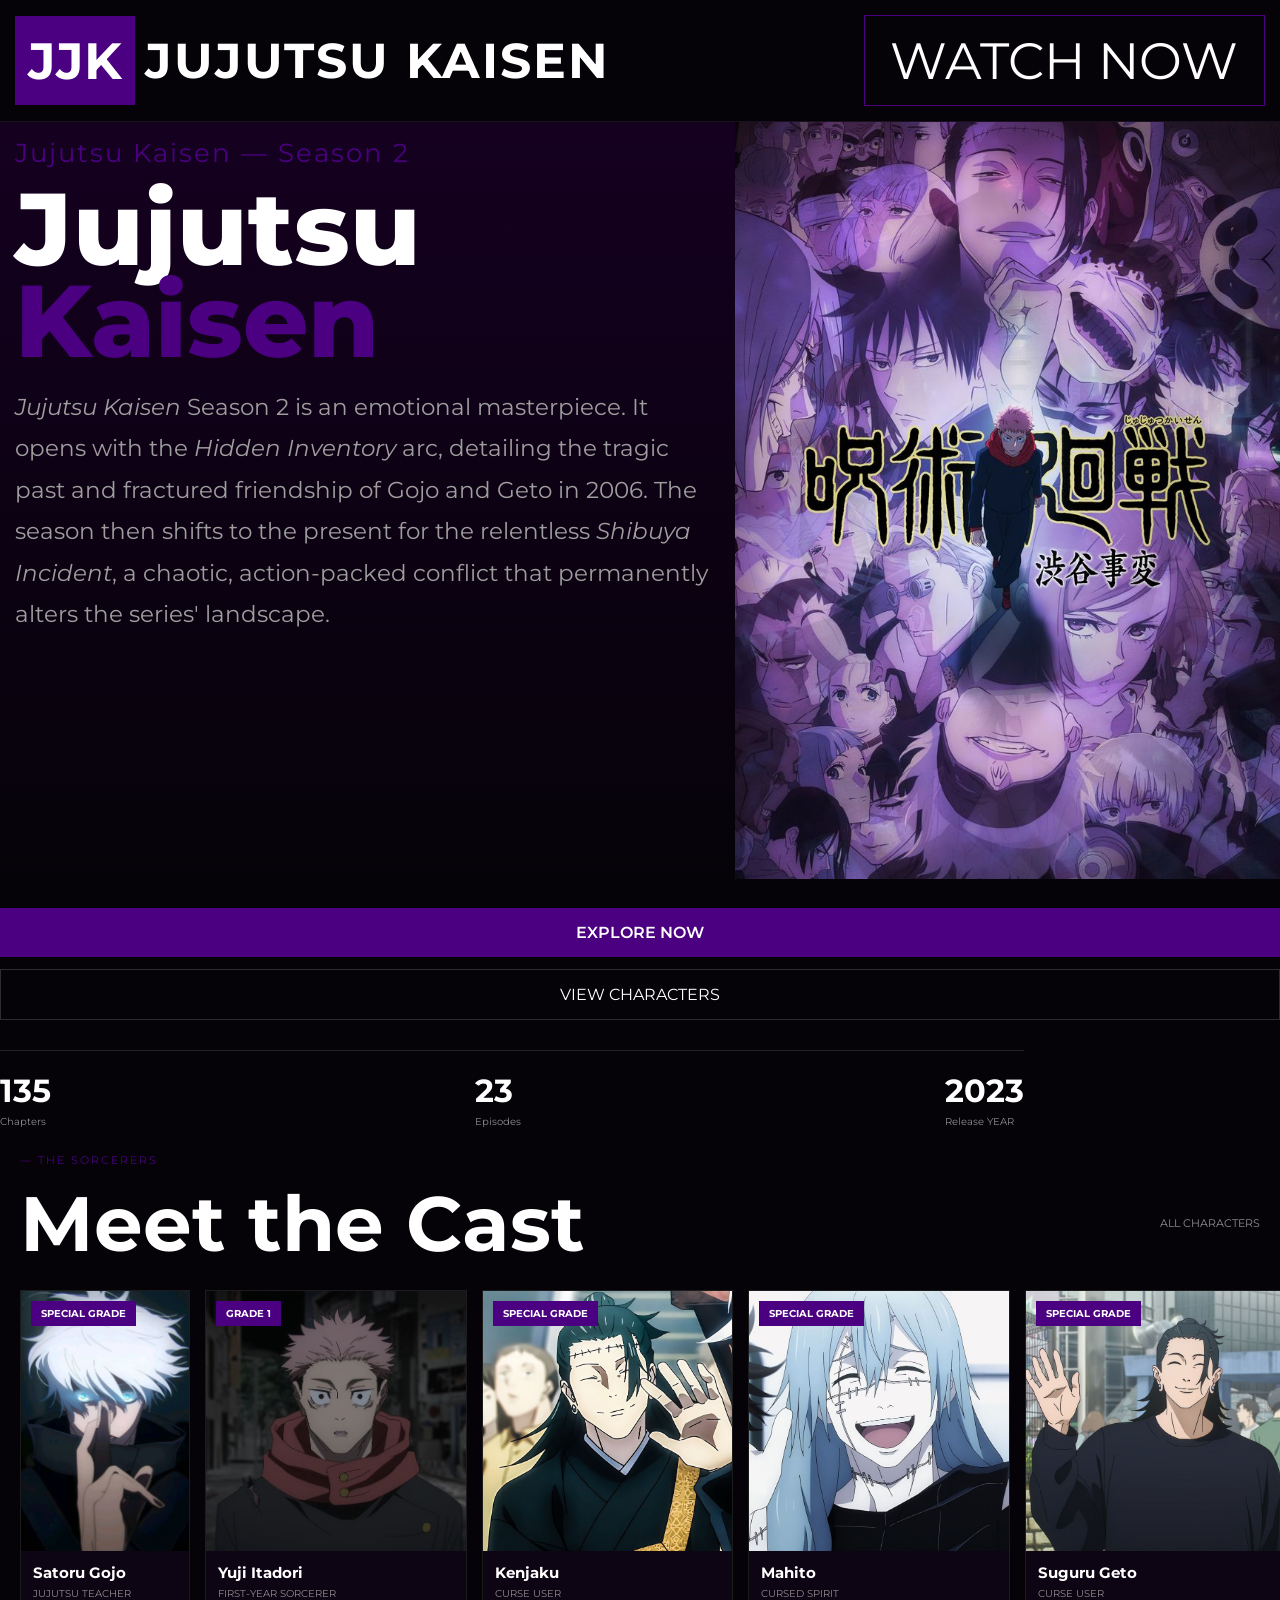
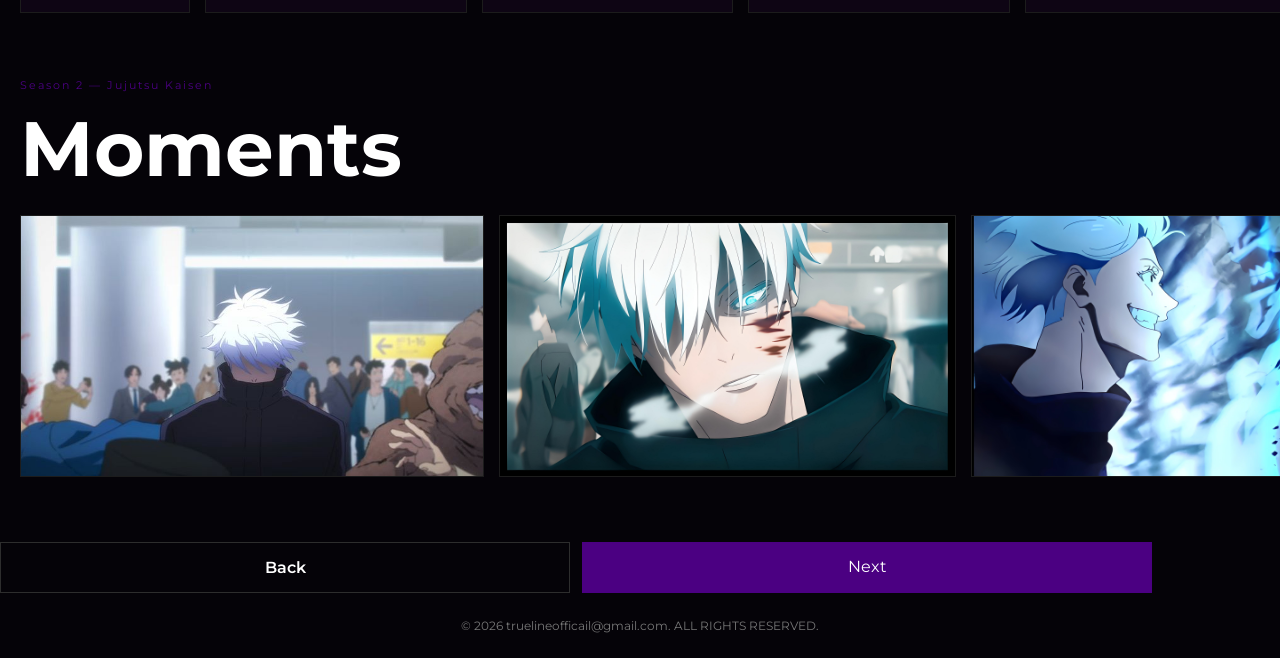
<file: season2.html>
<!DOCTYPE html>
<html lang="en">
<head>
    <meta charset="UTF-8">
    <meta name="viewport" content="width=device-width, initial-scale=1.0">
    <title>Jujutsu Kaisen</title>
    <link rel="manifest" href="manifest.json">
<meta name="theme-color" content="#e60000">
<link rel="apple-touch-icon" href="icons/icon-180x180.png">
    <link href="https://fonts.googleapis.com/css2?family=Montserrat:wght@300;400;500;600;700;800&display=swap" rel="stylesheet">
    <link rel="stylesheet" href="season2.css">
</head>

<body>
    <section>
        <nav class="navbar">
            <div class="logo">
                <span>JJK</span>
                <h3>JUJUTSU KAISEN</h3>
            </div>
            <a href="https://youtu.be/pkKu9hLT-t8?si=NbTsJmFklsd14Sxl" class="watch-btn" target="_blank">WATCH NOW</a>
        </nav>
    </section>

    <section class="hero">
        <div class="hero-content">
            <p class="season">Jujutsu Kaisen — Season 2</p>
            <h1>Jujutsu<br><span>Kaisen</span></h1>
            <p class="description">
                <em>Jujutsu Kaisen</em> Season 2 is an emotional masterpiece. It opens with the <em>Hidden Inventory</em> arc, detailing the tragic past and fractured friendship of Gojo and Geto in 2006. The season then shifts to the present for the relentless <em>Shibuya Incident</em>, a chaotic, action-packed conflict that permanently alters the series' landscape.
            </p>
        </div>
        <div class="hero-image">
            <img src="images/logo3.jpg" alt="Jujutsu Kaisen Logo">
        </div>
    </section>

    <section class="hero2">
        <div class="buttons">
            <a href="#explore" class="explore">EXPLORE NOW</a>
            <a href="#character" class="characters">VIEW CHARACTERS</a>
        </div>
        <div id="character" class="stats">
            <div><h2>135</h2><p>Chapters</p></div>
            <div><h2>23</h2><p>Episodes</p></div>
            <div><h2>2023</h2><p>Release YEAR</p></div>
        </div>
    </section>

    <section class="cast">
        <p class="cast-top">— THE SORCERERS</p>
        <div class="title-row">
            <h2>Meet the Cast</h2>
            <span>ALL CHARACTERS</span>
        </div>
        <div class="cards">
            <div class="card"><div class="badge">SPECIAL GRADE</div><img src="images/gojo2.jpg" alt="Satoru Gojo"><div class="info"><h3>Satoru Gojo</h3><p>JUJUTSU TEACHER</p></div></div>
            <div class="card"><div class="badge">GRADE 1</div><img src="images/yuji2.jpg" alt="Yuji Itadori"><div class="info"><h3>Yuji Itadori</h3><p>FIRST-YEAR SORCERER</p></div></div>
            <div class="card"><div class="badge">SPECIAL GRADE</div><img src="images/kanjakus2.jpg" alt="Kenjaku"><div class="info"><h3>Kenjaku</h3><p>CURSE USER</p></div></div>
            <div class="card"><div class="badge">SPECIAL GRADE</div><img src="images/mahito2.jpg" alt="Mahito"><div class="info"><h3>Mahito</h3><p>CURSED SPIRIT</p></div></div>
            <div class="card"><div class="badge">SPECIAL GRADE</div><img src="images/geto2.jpg" alt="Suguru Geto"><div class="info"><h3>Suguru Geto</h3><p>CURSE USER</p></div></div>
            <div class="card"><div class="badge">GRADE 1</div><img src="images/toji2.jpg" alt="Toji Fushiguro"><div class="info"><h3>Toji Fushiguro</h3><p>SORCERER KILLER</p></div></div>
            <div class="card"><div class="badge">GRADE 1</div><img src="images/nanami2.jpg" alt="Kento Nanami"><div class="info"><h3>Kento Nanami</h3><p>GRADE 1 SORCERER</p></div></div>
            <div class="card"><div class="badge">GRADE 2</div><img src="images/megumi2.jpg" alt="Megumi Fushiguro"><div class="info"><h3>Megumi Fushiguro</h3><p>FIRST-YEAR SORCERER</p></div></div>
            <div class="card"><div class="badge">SPECIAL GRADE</div><img src="images/sukuna2.jpg" alt="Ryomen Sukuna"><div class="info"><h3>Ryomen Sukuna</h3><p>KING OF CURSES</p></div></div>
            <div class="card"><div class="badge">GRADE 3</div><img src="images/nobara2.jpg" alt="Nobara Kugisaki"><div class="info"><h3>Nobara Kugisaki</h3><p>FIRST-YEAR SORCERER</p></div></div>
            <div class="card"><div class="badge">SPECIAL GRADE</div><img src="images/jogo.jpg" alt="Jogo"><div class="info"><h3>Jogo</h3><p>CURSED SPIRIT</p></div></div>
            <div class="card"><div class="badge">NON-SORCERER</div><img src="images/riko.jpg" alt="Riko Amanai"><div class="info"><h3>Riko Amanai</h3><p>STAR PLASMA VESSEL</p></div></div>
            <div class="card"><div class="badge">SPECIAL GRADE</div><img src="images/choso2.jpg" alt="Choso"><div class="info"><h3>Choso</h3><p>DEATH PAINTING</p></div></div>
            <div class="card"><div class="badge">GRADE 4</div><img src="images/maki1.jpg" alt="Maki Zen'in"><div class="info"><h3>Maki</h3><p>SECOND-YEAR SORCERER</p></div></div>
            <div class="card"><div class="badge">GRADE 1</div><img src="images/meimei.jpg" alt="Mei Mei"><div class="info"><h3>Mei Mei</h3><p>GRADE 1 SORCERER</p></div></div>
            <div class="card"><div class="badge">GRADE 1</div><img src="images/principal.jpg" alt="Masamichi Yaga"><div class="info"><h3>Masamichi Yaga</h3><p>PRINCIPAL</p></div></div>
            <div class="card"><div class="badge">UNKNOWN</div><img src="images/shoko2.jpg" alt="Shoko Ieiri"><div class="info"><h3>Shoko Ieiri</h3><p>DOCTOR</p></div></div>
            <div class="card"><div class="badge">GRADE 1</div><img src="images/todo.jpg" alt="Aoi Todo"><div class="info"><h3>Aoi Todo</h3><p>GRADE 1 SORCERER</p></div></div>
            <div class="card"><div class="badge">SEMI-GRADE 1</div><img src="images/machamaru.jpg" alt="Kokichi Muta"><div class="info"><h3>Kokichi Muta</h3><p>MECHANICAL MARIONETTE</p></div></div>
            <div class="card"><div class="badge">GRADE 4</div><img src="images/miwa.jpg" alt="Miwa"><div class="info"><h3>Miwa</h3><p>SECOND-YEAR SORCERER</p></div></div>
            <div class="card"><div class="badge">SPECIAL GRADE</div><img src="images/naiobito.jpg" alt="Naobito Zen'in"><div class="info"><h3>Naobito Zen'in</h3><p>ZEN'IN HEAD</p></div></div>
            <div class="card"><div class="badge">SPECIAL GRADE</div><img src="images/hanami.jpg" alt="Hanami"><div class="info"><h3>Hanami</h3><p>CURSED SPIRIT</p></div></div>
            <div class="card"><div class="badge">SPECIAL GRADE</div><img src="images/dagon.jpg" alt="Dagon"><div class="info"><h3>Dagon</h3><p>CURSED SPIRIT</p></div></div>
            <div class="card"><div class="badge">GRADE 1</div><img src="images/utahime.jpg" alt="Utahime Iori"><div class="info"><h3>Utahime Iori</h3><p>JUJUTSU TEACHER</p></div></div>
            <div class="card"><div class="badge">UNKNOWN</div><img src="images/ijichi.jpg" alt="Kiyotaka Ijichi"><div class="info"><h3>Kiyotaka Ijichi</h3><p>ASSISTANT MANAGER</p></div></div>
            <div class="card"><div class="badge">SPECIAL GRADE</div><img src="images/yuki.jpg" alt="Yuki Tsukumo"><div class="info"><h3>Yuki Tsukumo</h3><p>SPECIAL GRADE SORCERER</p></div></div>
            <div class="card"><div class="badge">GRADE 4</div><img src="images/lucky.jpg" alt="Haruta Shigemo"><div class="info"><h3>Haruta Shigemo</h3><p>CURSE USER</p></div></div>
            <div class="card"><div class="badge">UNKNOWN</div><img src="images/ui.jpg" alt="Ui Ui"><div class="info"><h3>Ui Ui</h3><p>ASSISTANT</p></div></div>
            <div class="card"><div class="badge">NON-SORCERER</div><img src="images/kurai.jpg" alt="Misato Kuroi"><div class="info"><h3>Misato Kuroi</h3><p>CAREGIVER</p></div></div>
            <div class="card"><div class="badge">GRADE 2</div><img src="images/haibara2.jpg" alt="Yu Haibara"><div class="info"><h3>Yu Haibara</h3><p>SECOND-YEAR SORCERER</p></div></div>
            <div class="card"><div class="badge">UNKNOWN</div><img src="images/akari.jpg" alt="Akari Nitta"><div class="info"><h3>Akari Nitta</h3><p>ASSISTANT MANAGER</p></div></div>
            <div class="card"><div class="badge">GRADE 2</div><img src="images/ino.jpg" alt="Takuma Ino"><div class="info"><h3>Takuma Ino</h3><p>GRADE 2 SORCERER</p></div></div>
        </div>
    </section>

    <section id="explore" class="moments">
        <p class="cast-top">Season 2 — Jujutsu Kaisen</p>
        <div class="title-row"><h2>Moments</h2></div>
        <div class="cards">
            <div class="card"><img src="images/moment-2-1.jpg" alt="Moment 1"></div>
            <div class="card"><img src="images/moment-2-2.jpg" alt="Moment 2"></div>
            <div class="card"><img src="images/moment-2-3.jpg" alt="Moment 3"></div>
            <div class="card"><img src="images/moment-2-4.jpg" alt="Moment 4"></div>
            <div class="card"><img src="images/moment-2-5.jpg" alt="Moment 5"></div>
            <div class="card"><img src="images/moment-2-6.jpg" alt="Moment 6"></div>
            <div class="card"><img src="images/moment-2-7.jpg" alt="Moment 7"></div>
            <div class="card"><img src="images/moment-2-8.jpg" alt="Moment 8"></div>
            <div class="card"><img src="images/moment-2-9.jpg" alt="Moment 1"></div>
            <div class="card"><img src="images/moment-2-10.jpg" alt="Moment 2"></div>
            <div class="card"><img src="images/moment-2-11.jpg" alt="Moment 3"></div>
            <div class="card"><img src="images/moment-2-12.jpg" alt="Moment 4"></div>
            <div class="card"><img src="images/moment-2-13.jpg" alt="Moment 5"></div>
        </div>
    </section>

    <div class="next-back">
        <a href="index.html" class="back">Back</a>
        <a href="movie2.html" class="next">Next</a>
    </div>

    <footer>© 2026 truelineofficail@gmail.com. ALL RIGHTS RESERVED.</footer>
    <script>
  if ('serviceWorker' in navigator) {
    window.addEventListener('load', () => {
      navigator.serviceWorker.register('sw.js')
        .then(reg => console.log('SW registered:', reg.scope))
        .catch(err => console.error('SW registration failed:', err));
    });
  }
        </script>
</body>
</html>
</file>
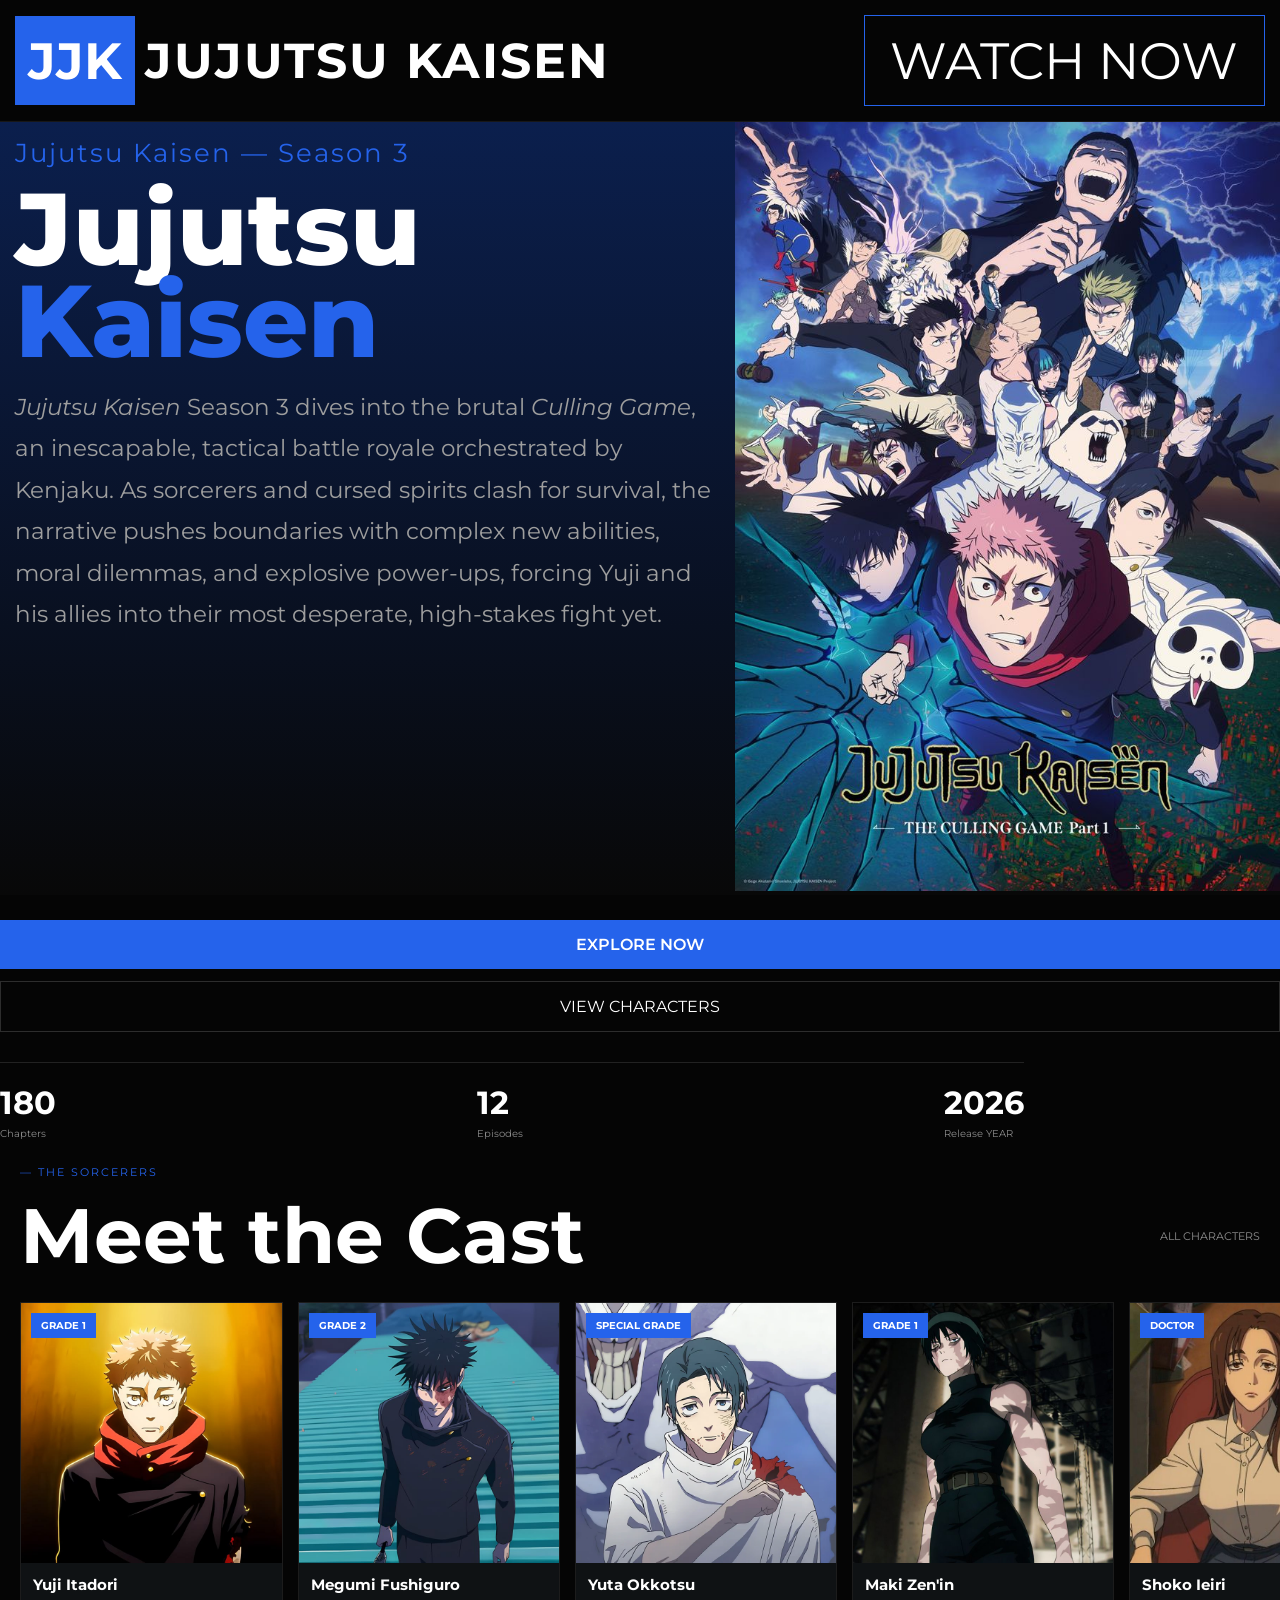
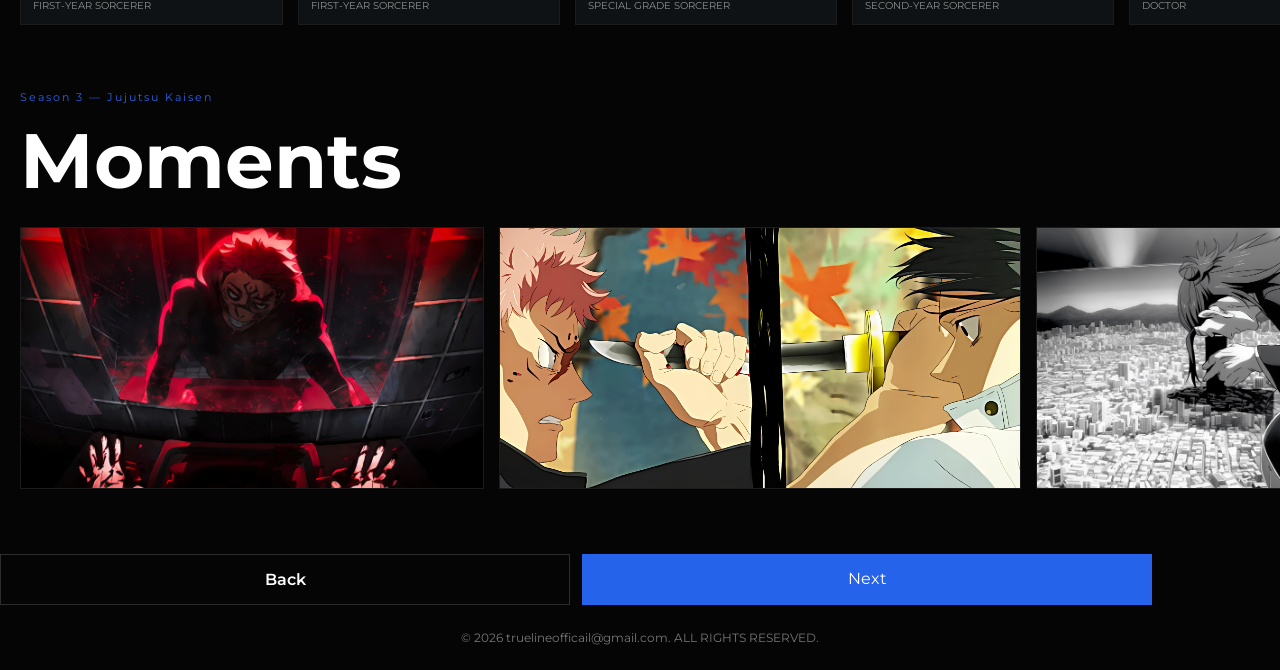
<file: season3.html>
<!DOCTYPE html>
<html lang="en">
<head>
    <meta charset="UTF-8">
    <meta name="viewport" content="width=device-width, initial-scale=1.0">
    <title>Jujutsu Kaisen</title>
    <link rel="manifest" href="manifest.json">
<meta name="theme-color" content="#e60000">
<link rel="apple-touch-icon" href="icons/icon-180x180.png">
    <link href="https://fonts.googleapis.com/css2?family=Montserrat:wght@300;400;500;600;700;800&display=swap" rel="stylesheet">
    <link rel="stylesheet" href="season3.css">
</head>

<body>
    <section>
        <nav class="navbar">
            <div class="logo">
                <span>JJK</span>
                <h3>JUJUTSU KAISEN</h3>
            </div>
            <a href="https://youtu.be/MPfZhgLiK6w?si=iLXYuQKXHDlgTUbL" class="watch-btn" target="_blank">WATCH NOW</a>
        </nav>
    </section>

    <section class="hero">
        <div class="hero-content">
            <p class="season">Jujutsu Kaisen — Season 3</p>
            <h1>
                Jujutsu<br>
                <span>Kaisen</span>
            </h1>
            <p class="description">
                <em>Jujutsu Kaisen</em> Season 3 dives into the brutal <em>Culling Game</em>, an inescapable, tactical battle royale orchestrated by Kenjaku. As sorcerers and cursed spirits clash for survival, the narrative pushes boundaries with complex new abilities, moral dilemmas, and explosive power-ups, forcing Yuji and his allies into their most desperate, high-stakes fight yet.

            </p>
        </div>

        <div class="hero-image">
            <img src="images/logo6.jpg" alt="Jujutsu Kaisen Logo">
        </div>
    </section>

    <section class="hero2">
        <div class="buttons">
            <a href="#explore" class="explore">EXPLORE NOW</a>
            <a href="#character" class="characters">VIEW CHARACTERS</a>
        </div>

        <div id="character" class="stats">
            <div>
                <h2>180</h2>
                <p>Chapters</p>
            </div>
            <div>
                <h2>12</h2>
                <p>Episodes</p>
            </div>
            <div>
                <h2>2026</h2>
                <p>Release YEAR</p>
            </div>
        </div>
    </section>

    <section class="cast">
        <p class="cast-top">— THE SORCERERS</p>
        <div class="title-row">
            <h2>Meet the Cast</h2>
            <span>ALL CHARACTERS</span>
        </div>

        <div class="cards">
            <div class="card">
                <div class="badge">GRADE 1</div>
                <img src="images/yuji4.jpg" alt="Yuji Itadori">
                <div class="info"><h3>Yuji Itadori</h3><p>FIRST-YEAR SORCERER</p></div>
            </div>

            <div class="card">
                <div class="badge">GRADE 2</div>
                <img src="images/megumi3.jpg" alt="Megumi Fushiguro">
                <div class="info"><h3>Megumi Fushiguro</h3><p>FIRST-YEAR SORCERER</p></div>
            </div>

            <div class="card">
                <div class="badge">SPECIAL GRADE</div>
                <img src="images/yuta4.jpg" alt="Yuta Okkotsu">
                <div class="info"><h3>Yuta Okkotsu</h3><p>SPECIAL GRADE SORCERER</p></div>
            </div>

            <div class="card">
                <div class="badge">GRADE 1</div>
                <img src="images/maki3.jpg" alt="Maki Zen'in">
                <div class="info"><h3>Maki Zen'in</h3><p>SECOND-YEAR SORCERER</p></div>
            </div>

            <div class="card">
                <div class="badge">DOCTOR</div>
                <img src="images/shoko.jpg" alt="Shoko Ieiri">
                <div class="info"><h3>Shoko Ieiri</h3><p>DOCTOR</p></div>
            </div>

            <div class="card">
                <div class="badge">GRADE 1</div>
                <img src="images/hakari.jpg" alt="Kinji Hakari">
                <div class="info"><h3>Kinji Hakari</h3><p>THIRD-YEAR SORCERER</p></div>
            </div>

            <div class="card">
                <div class="badge">GRADE 1</div>
                <img src="images/higuroma.jpg" alt="Hiromi Higuruma">
                <div class="info"><h3>Hiromi Higuruma</h3><p>SORCERER</p></div>
            </div>

            <div class="card">
                <div class="badge">Special Grade</div>
                <img src="images/yuki.jpg" alt="Yuki tsukumo">
                <div class="info"><h3>Yuki tsukumo</h3><p>SORCERER</p></div>
            </div>

            <div class="card">
                <div class="badge">SPECIAL GRADE</div>
                <img src="images/star.jpg" alt="Reggie Star">
                <div class="info"><h3>Reggie Star</h3><p>SORCERER</p></div>
            </div>

            <div class="card">
                <div class="badge">SPECIAL GRADE</div>
                <img src="images/kashimo.jpg" alt="Hajime Kashimo">
                <div class="info"><h3>Hajime Kashimo</h3><p>SORCERER</p></div>
            </div>

            <div class="card">
                <div class="badge">SPECIAL GRADE</div>
                <img src="images/ryu.jpg" alt="Ryu Ishigori">
                <div class="info"><h3>Ryu Ishigori</h3><p>SORCERER</p></div>
            </div>

            <div class="card">
                <div class="badge">SPECIAL GRADE</div>
                <img src="images/uro.jpg" alt="Takako Uro">
                <div class="info"><h3>Takako Uro</h3><p>SORCERER</p></div>
            </div>

            <div class="card">
                <div class="badge">SPECIAL GRADE</div>
                <img src="images/takaba.jpg" alt="Fumihiko Takaba">
                <div class="info"><h3>Fumihiko Takaba</h3><p>SORCERER</p></div>
            </div>

            <div class="card">
                <div class="badge">GRADE 2</div>
                <img src="images/panda.jpg" alt="Panda">
                <div class="info"><h3>Panda</h3><p>SECOND-YEAR SORCERER</p></div>
            </div>

            <div class="card">
                <div class="badge">GRADE 1</div>
                <img src="images/kusakaba.jpg" alt="Atsuya Kusakaba">
                <div class="info"><h3>Atsuya Kusakabe</h3><p>GRADE 1 SORCERER</p></div>
            </div>

            <div class="card">
                <div class="badge">SPECIAL GRADE</div>
                <img src="images/kanjakus2.jpg" alt="Kenjaku">
                <div class="info"><h3>Kenjaku</h3><p>CURSE USER</p></div>
            </div>

            <div class="card">
                <div class="badge">SPECIAL GRADE</div>
                <img src="images/tengen.jpg" alt="Tengen">
                <div class="info"><h3>Tengen</h3><p>IMMORTAL SORCERER</p></div>
            </div>

            <div class="card">
                <div class="badge">SPECIAL GRADE</div>
                <img src="images/choso2.jpg" alt="Choso">
                <div class="info"><h3>Choso</h3><p>DEATH PAINTING</p></div>
            </div>

            <div class="card">
                <div class="badge">GRADE 1</div>
                <img src="images/naoya.jpg" alt="Naoya Zen'in">
                <div class="info"><h3>Naoya Zen'in</h3><p>ZEN'IN CLAN</p></div>
            </div>

            <div class="card">
                <div class="badge">Grade 2</div>
                <img src="images/kirara.jpg" alt="Kirara Hoshi">
                <div class="info"><h3>Kirara Hoshi</h3><p>SORCERER</p></div>
            </div>

            <div class="card">
                <div class="badge">GRADE 1</div>
                <img src="images/principal2.jpg" alt="Masamichi Yaga">
                <div class="info"><h3>Masamichi Yaga</h3><p>PRINCIPAL</p></div>
            </div>

            <div class="card">
                <div class="badge">SPECIAL GRADE</div>
                <img src="images/kuroroshi.jpg" alt="Kurourushi">
                <div class="info"><h3>Kurourushi</h3><p>CURSED SPIRIT</p></div>
            </div>

            <div class="card">
                <div class="badge">UNKNOWN</div>
                <img src="images/hinazoki.jpg" alt="Iori Hazenoki">
                <div class="info"><h3>Iori Hazenoki</h3><p>SORCERER</p></div>
            </div>

            <div class="card">
                <div class="badge">UNKNOWN</div>
                <img src="images/remi.jpg" alt="Remi">
                <div class="info"><h3>Remi</h3><p>SORCERER</p></div>
            </div>

            <div class="card">
                <div class="badge">SPECIAL GRADE</div>
                <img src="images/charles.jpg" alt="Charles Bernard">
                <div class="info"><h3>Charles Bernard</h3><p>SORCERER</p></div>
            </div>

            <div class="card">
                <div class="badge">SPECIAL GRADE</div>
                <img src="images/dhurv.jpg" alt="Dhruv Lakdawalla">
                <div class="info"><h3>Dhruv Lakdawalla</h3><p>SORCERER</p></div>
            </div>
        </div>
    </section>

    <section id="explore" class="moments">
        <p class="cast-top">Season 3 — Jujutsu Kaisen</p>
        <div class="title-row">
            <h2>Moments</h2>
        </div>
        <div class="cards">
            <div class="card"><img src="images/moment-4-1.jpg" alt="Moment 1"></div>
            <div class="card"><img src="images/moment-4-3.jpg" alt="Moment 2"></div>
<div class="card"><img src="images/moment-5-1.jpg" alt="Moment 5-1"></div>
<div class="card"><img src="images/moment-5-2.jpg" alt="Moment 5-2"></div>
<div class="card"><img src="images/moment-5-3.jpg" alt="Moment 5-3"></div>
<div class="card"><img src="images/moment-5-4.jpg" alt="Moment 5-4"></div>
<div class="card"><img src="images/moment-5-5.jpg" alt="Moment 5-5"></div>
<div class="card"><img src="images/moment-5-6.jpg" alt="Moment 5-6"></div>
<div class="card"><img src="images/moment-5-7.jpg" alt="Moment 5-7"></div>
<div class="card"><img src="images/moment-5-8.jpg" alt="Moment 5-8"></div>
<div class="card"><img src="images/moment-5-9.jpg" alt="Moment 5-9"></div>
<div class="card"><img src="images/moment-5-10.jpg" alt="Moment 5-10"></div>
<div class="card"><img src="images/moment-5-11.jpg" alt="Moment 5-11"></div>
<div class="card"><img src="images/moment-5-12.jpg" alt="Moment 5-12"></div>
<div class="card"><img src="images/moment-5-13.jpg" alt="Moment 5-13"></div>
<div class="card"><img src="images/moment-5-14.jpg" alt="Moment 5-14"></div>
<div class="card"><img src="images/moment-5-15.jpg" alt="Moment 5-15"></div>

        </div>
    </section>

    <div class="next-back">
        <a href="index.html" class="back">Back</a>
        <a href="season4.html" class="next">Next</a>
    </div>

    <footer>
        © 2026 truelineofficail@gmail.com. ALL RIGHTS RESERVED.
    </footer>
    <script>
  if ('serviceWorker' in navigator) {
    window.addEventListener('load', () => {
      navigator.serviceWorker.register('sw.js')
        .then(reg => console.log('SW registered:', reg.scope))
        .catch(err => console.error('SW registration failed:', err));
    });
  }
    </script>
</body>
</html>
</file>
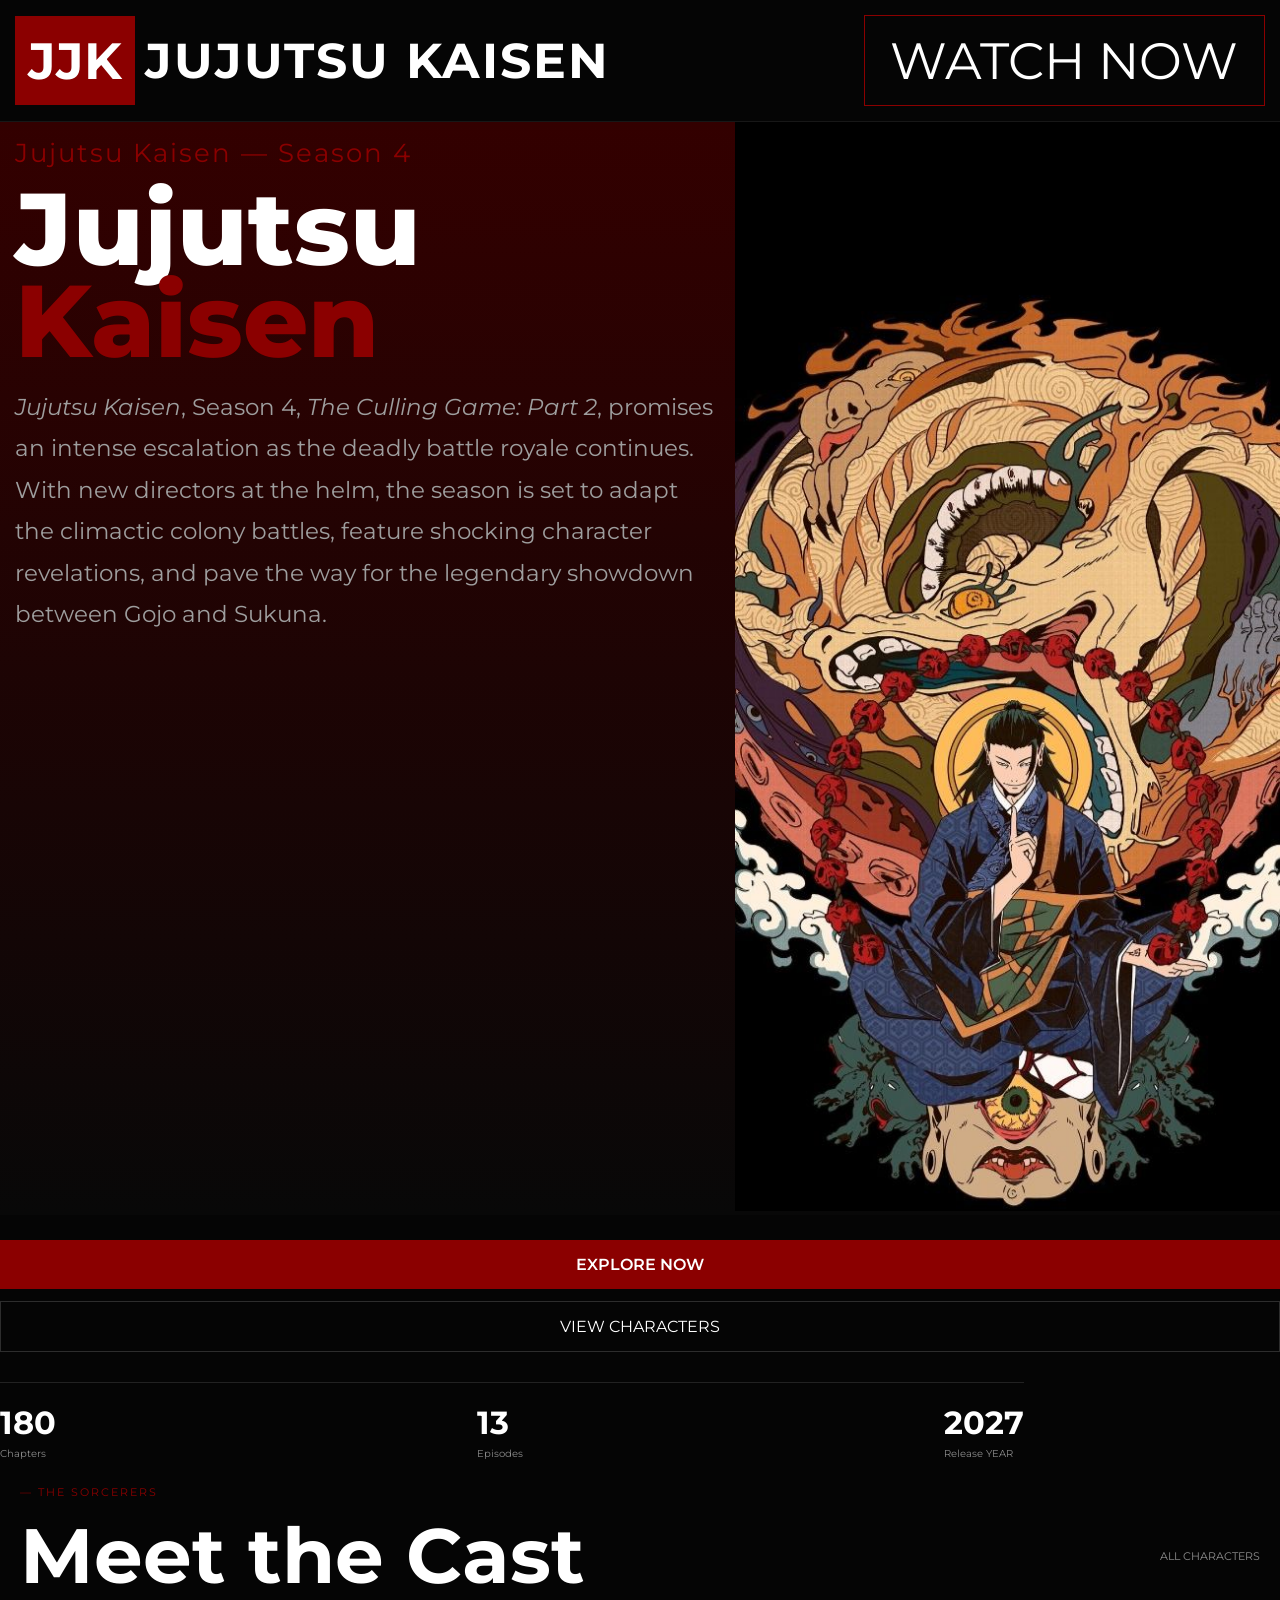
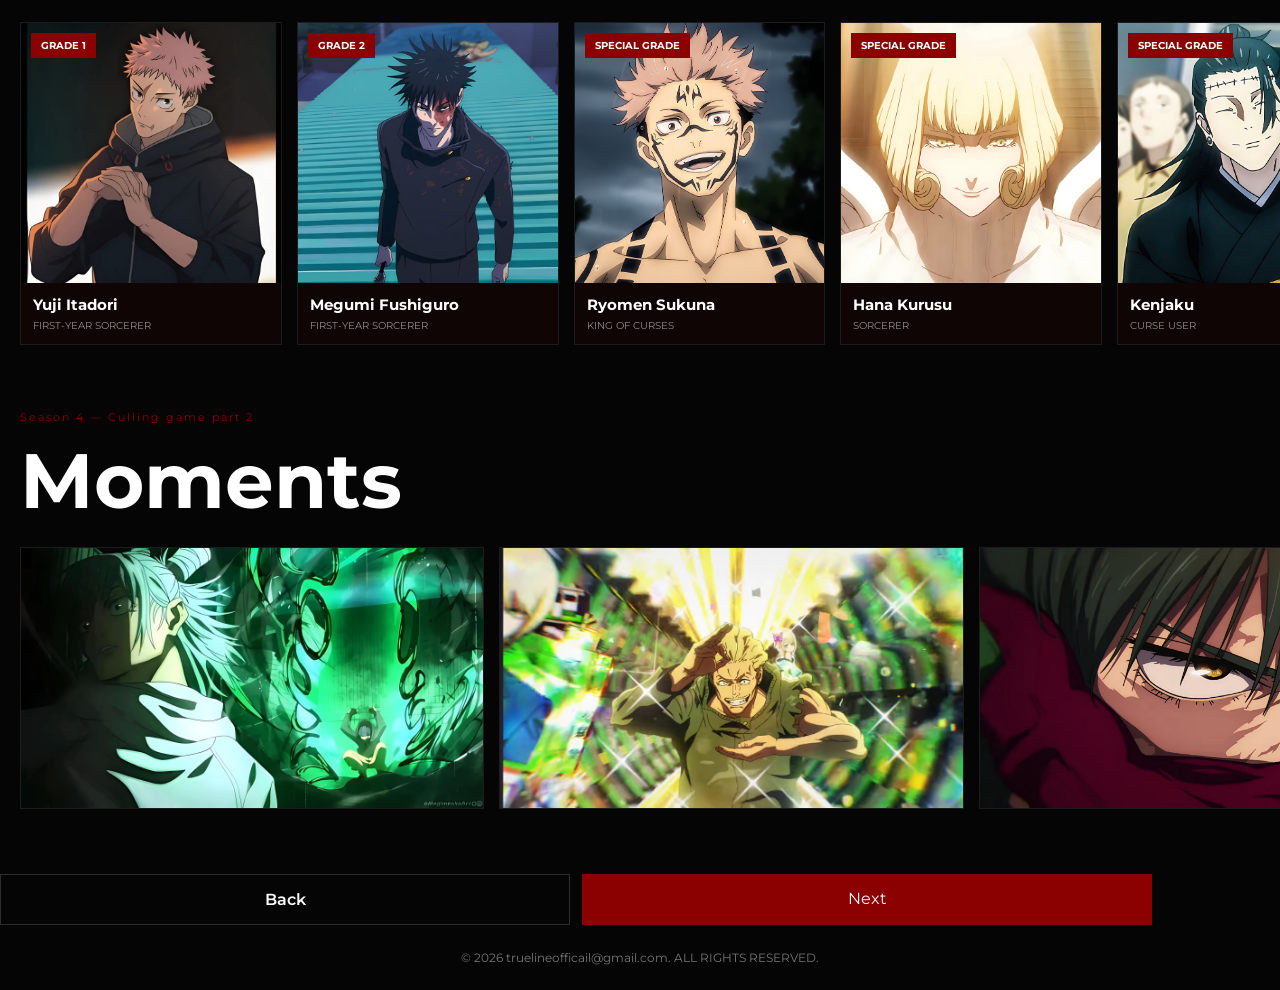
<file: season4.html>
<!DOCTYPE html>
<html lang="en">
<head>
    <meta charset="UTF-8">
    <meta name="viewport" content="width=device-width, initial-scale=1.0">
    <title>Jujutsu Kaisen</title>
<link rel="manifest" href="manifest.json">
<meta name="theme-color" content="#e60000">
<link rel="apple-touch-icon" href="icons/icon-180x180.png">
    <link href="https://fonts.googleapis.com/css2?family=Montserrat:wght@300;400;500;600;700;800&display=swap" rel="stylesheet">
    <link rel="stylesheet" href="movie3.css">
</head>

<body>
    <section>
        <nav class="navbar">
            <div class="logo">
                <span>JJK</span>
                <h3>JUJUTSU KAISEN</h3>
            </div>
            <a href="https://youtu.be/HGCsAcFzaFw?si=38hxUcLcrxRXPg13" class="watch-btn" target="_blank">WATCH NOW</a>
        </nav>
    </section>

    <section class="hero">
        <div class="hero-content">
            <p class="season">Jujutsu Kaisen — Season 4 </p>
            <h1>
                Jujutsu<br>
                <span>Kaisen</span>
            </h1>
            <p class="description">
                <em>Jujutsu Kaisen</em>, Season 4, <em>The Culling Game: Part 2</em>, promises an intense escalation as the deadly battle royale continues. With new directors at the helm, the season is set to adapt the climactic colony battles, feature shocking character revelations, and pave the way for the legendary showdown between Gojo and Sukuna.


            </p>
        </div>

        <div class="hero-image">
            <img src="images/logo7.jpg" alt="Jujutsu Kaisen Logo">
        </div>
    </section>

    <section class="hero2">
        <div class="buttons">
            <a href="#explore" class="explore">EXPLORE NOW</a>
            <a href="#character" class="characters">VIEW CHARACTERS</a>
        </div>

        <div id="character" class="stats">
            <div>
                <h2>180</h2>
                <p>Chapters</p>
            </div>
            <div>
                <h2>13</h2>
                <p>Episodes</p>
            </div>
            <div>
                <h2>2027</h2>
                <p>Release YEAR</p>
            </div>
        </div>
    </section>

    <section class="cast">
        <p class="cast-top">— THE SORCERERS</p>
        <div class="title-row">
            <h2>Meet the Cast</h2>
            <span>ALL CHARACTERS</span>
        </div>

        <div class="cards">
<div class="card">
    <div class="badge">GRADE 1</div>
    <img src="images/yuji3.jpg" alt="Yuji Itadori">
    <div class="info"><h3>Yuji Itadori</h3><p>FIRST-YEAR SORCERER</p></div>
</div>

<div class="card">
    <div class="badge">GRADE 2</div>
    <img src="images/megumi3.jpg" alt="Megumi Fushiguro">
    <div class="info"><h3>Megumi Fushiguro</h3><p>FIRST-YEAR SORCERER</p></div>
</div>

<div class="card">
    <div class="badge">SPECIAL GRADE</div>
    <img src="images/sukuna1.jpg" alt="Ryomen Sukuna">
    <div class="info"><h3>Ryomen Sukuna</h3><p>KING OF CURSES</p></div>
</div>

<div class="card">
    <div class="badge">SPECIAL GRADE</div>
    <img src="images/kurusu.jpg" alt="Hana Kurusu">
    <div class="info"><h3>Hana Kurusu</h3><p>SORCERER</p></div>
</div>

<div class="card">
    <div class="badge">SPECIAL GRADE</div>
    <img src="images/kanjakus2.jpg" alt="Kenjaku">
    <div class="info"><h3>Kenjaku</h3><p>CURSE USER</p></div>
</div>

<div class="card">
    <div class="badge">SPECIAL GRADE</div>
    <img src="images/yorozu.jpg" alt="Yorozu">
    <div class="info"><h3>Yorozu</h3><p>SORCERER</p></div>
</div>

<div class="card">
    <div class="badge">GRADE 4</div>
    <img src="images/maki3.jpg" alt="Maki Zen'in">
    <div class="info"><h3>Maki Zen'in</h3><p>SECOND-YEAR SORCERER</p></div>
</div>

<div class="card">
    <div class="badge">SPECIAL GRADE</div>
    <img src="images/yuta4.jpg" alt="Yuta Okkotsu">
    <div class="info"><h3>Yuta Okkotsu</h3><p>SPECIAL GRADE SORCERER</p></div>
</div>

<div class="card">
    <div class="badge">SPECIAL GRADE</div>
    <img src="images/tengen.jpg" alt="Tengen">
    <div class="info"><h3>Tengen</h3><p>IMMORTAL SORCERER</p></div>
</div>

<div class="card">
    <div class="badge">SPECIAL GRADE</div>
    <img src="images/choso2.jpg" alt="Choso">
    <div class="info"><h3>Choso</h3><p>DEATH PAINTING</p></div>
</div>

<div class="card">
    <div class="badge">SPECIAL GRADE</div>
    <img src="images/uraume.jpg" alt="Uraume">
    <div class="info"><h3>Uraume</h3><p>CURSE USER</p></div>
</div>

<div class="card">
    <div class="badge">UNKNOWN</div>
    <img src="images/ui.jpg" alt="Ui Ui">
    <div class="info"><h3>Ui Ui</h3><p>ASSISTANT</p></div>
</div>

<div class="card">
    <div class="badge">GRADE 1</div>
    <img src="images/meime0i.jpg" alt="Mei Mei">
    <div class="info"><h3>Mei Mei</h3><p>GRADE 1 SORCERER</p></div>
</div>

<div class="card">
    <div class="badge">NON-SORCERER</div>
    <img src="images/tsumiki.jpg" alt="Tsumiki Fushiguro">
    <div class="info"><h3>Tsumiki Fushiguro</h3><p>STUDENT</p></div>
</div>

<div class="card">
    <div class="badge">GRADE 1</div>
    <img src="images/kamo.jpg" alt="Noritoshi Kamo">
    <div class="info"><h3>Noritoshi Kamo</h3><p>THIRD-YEAR SORCERER</p></div>
</div>

<div class="card">
    <div class="badge">GRADE 1</div>
    <img src="images/kusakaba.jpg" alt="Atsuya Kusakabe">
    <div class="info"><h3>Atsuya Kusakabe</h3><p>GRADE 1 SORCERER</p></div>
</div>

<div class="card">
    <div class="badge">DOCTOR</div>
    <img src="images/shoko.jpg" alt="Shoko Ieiri">
    <div class="info"><h3>Shoko Ieiri</h3><p>DOCTOR</p></div>
</div>

<div class="card">
    <div class="badge">SPECIAL GRADE</div>
    <img src="images/uro.jpg" alt="Takako Uro">
    <div class="info"><h3>Takako Uro</h3><p>SORCERER</p></div>
</div>

<div class="card">
    <div class="badge">GRADE 1</div>
    <img src="images/takaba.jpg" alt="Fumihiko Takaba">
    <div class="info"><h3>Fumihiko Takaba</h3><p>SORCERER</p></div>
</div>


        </div>
    </section>

    <section class="moments">
        <p class="cast-top">Season 4 — Culling game part 2</p>
        <div class="title-row">
            <h2>Moments</h2>
        </div>
        <div class="cards">
            <div class="card">
                <img src="images/moment-7-1.jpg" id="explore" alt="Moment 1">
            </div>
            <div class="card">
                <img src="images/moment-7-2.jpg" alt="Moment 2">
            </div>
            <div class="card">
                <img src="images/moment-7-3.jpg" alt="Moment 3">
            </div>
            <div class="card">
                <img src="images/moment-7-4.jpg" alt="Moment 4">
            </div>
            <div class="card">
                <img src="images/moment-7-5.jpg" alt="Moment 5">
            </div>
            <div class="card">
                <img src="images/moment-7-6.jpg" alt="Moment 6">
            </div>
            <div class="card">
                <img src="images/moment-7-7.jpg" alt="Moment 7">
            </div>
            <div class="card">
                <img src="images/moment-7-8.jpg" alt="Moment 8">
            </div>
            <div class="card">
                <img src="images/moment-7-9.jpg" id="explore" alt="Moment 1">
            </div>
            <div class="card">
                <img src="images/moment-7-10.jpg" alt="Moment 2">
            </div>
            <div class="card">
                <img src="images/moment-7-11.jpg" alt="Moment 3">
            </div>
        </div>
    </section>

    <div class="next-back">
        <a href="index.html" class="back">Back</a>
        <a href="movie4.html" class="next">Next</a>
    </div>

    <footer>
        © 2026 truelineofficail@gmail.com. ALL RIGHTS RESERVED.
    </footer>
    <script>
  if ('serviceWorker' in navigator) {
    window.addEventListener('load', () => {
      navigator.serviceWorker.register('sw.js')
        .then(reg => console.log('SW registered:', reg.scope))
        .catch(err => console.error('SW registration failed:', err));
    });
  }
    </script>
</body>
</html>
</file>
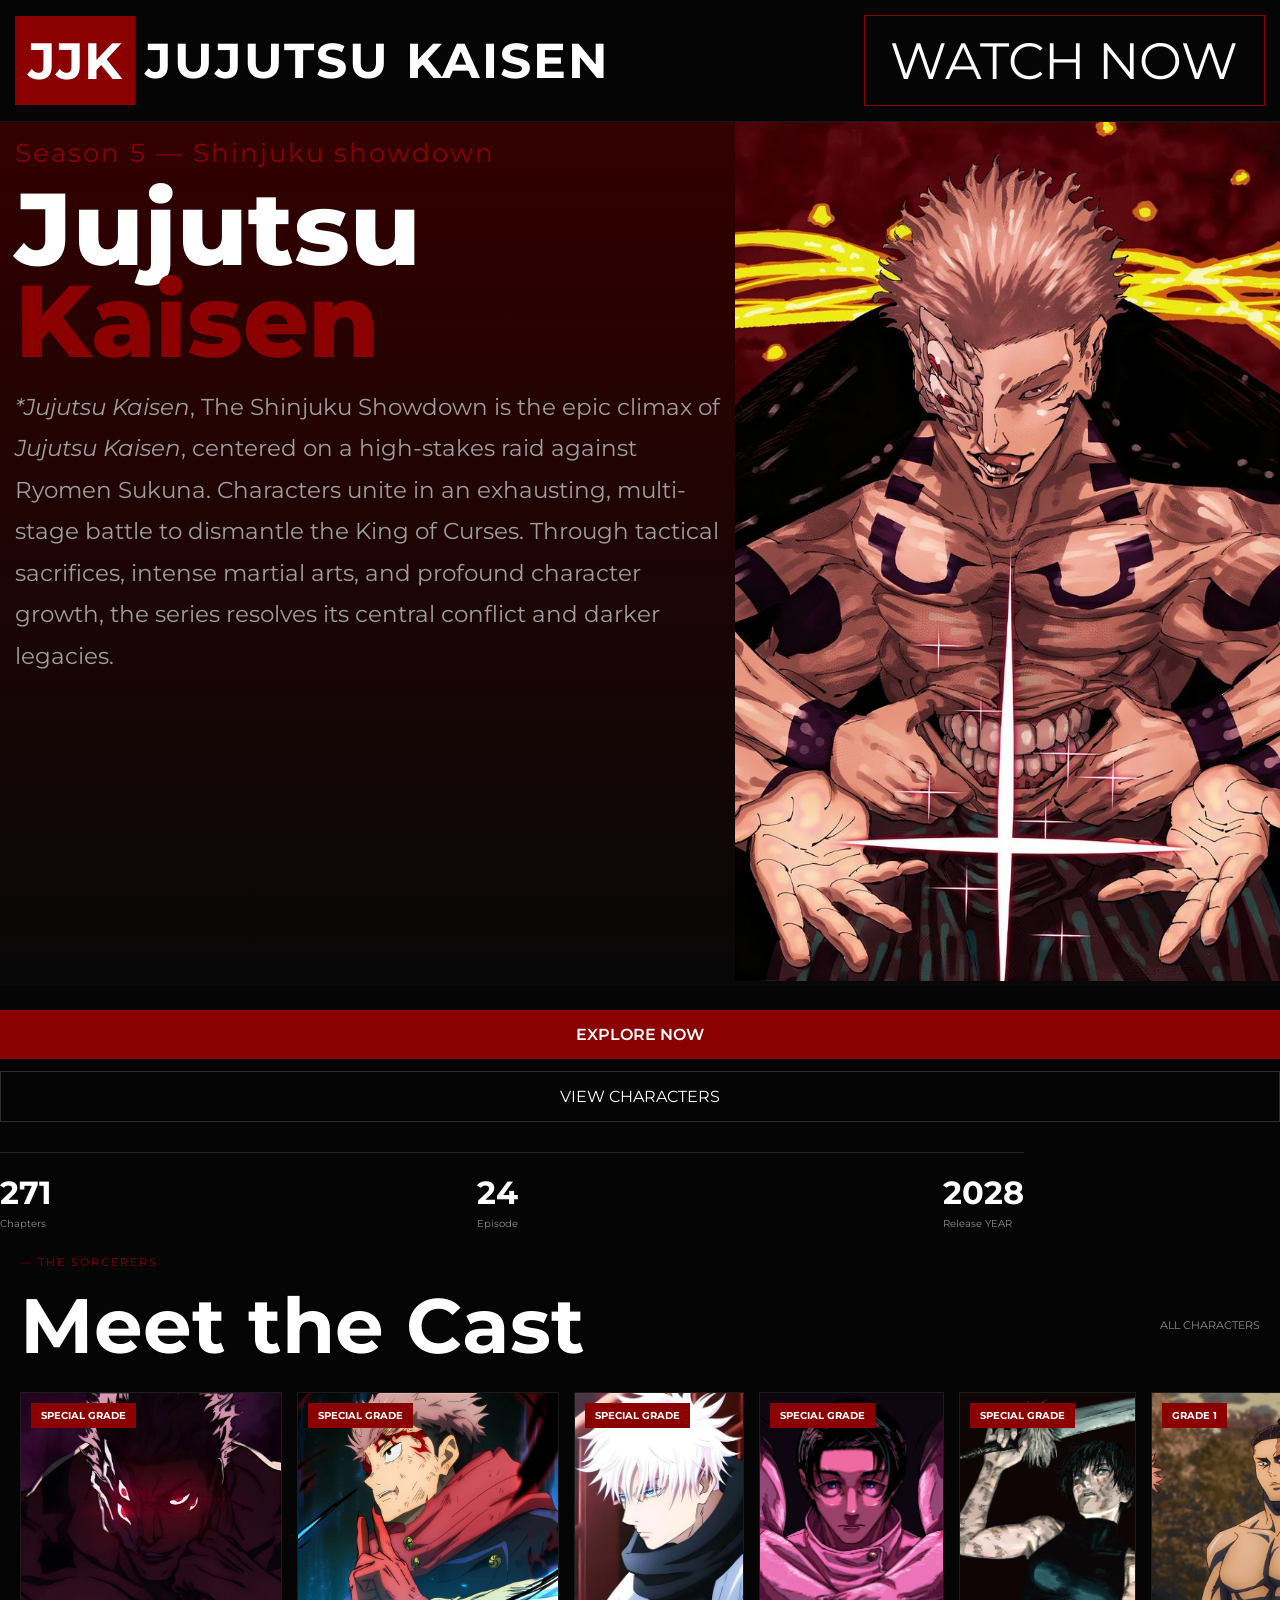
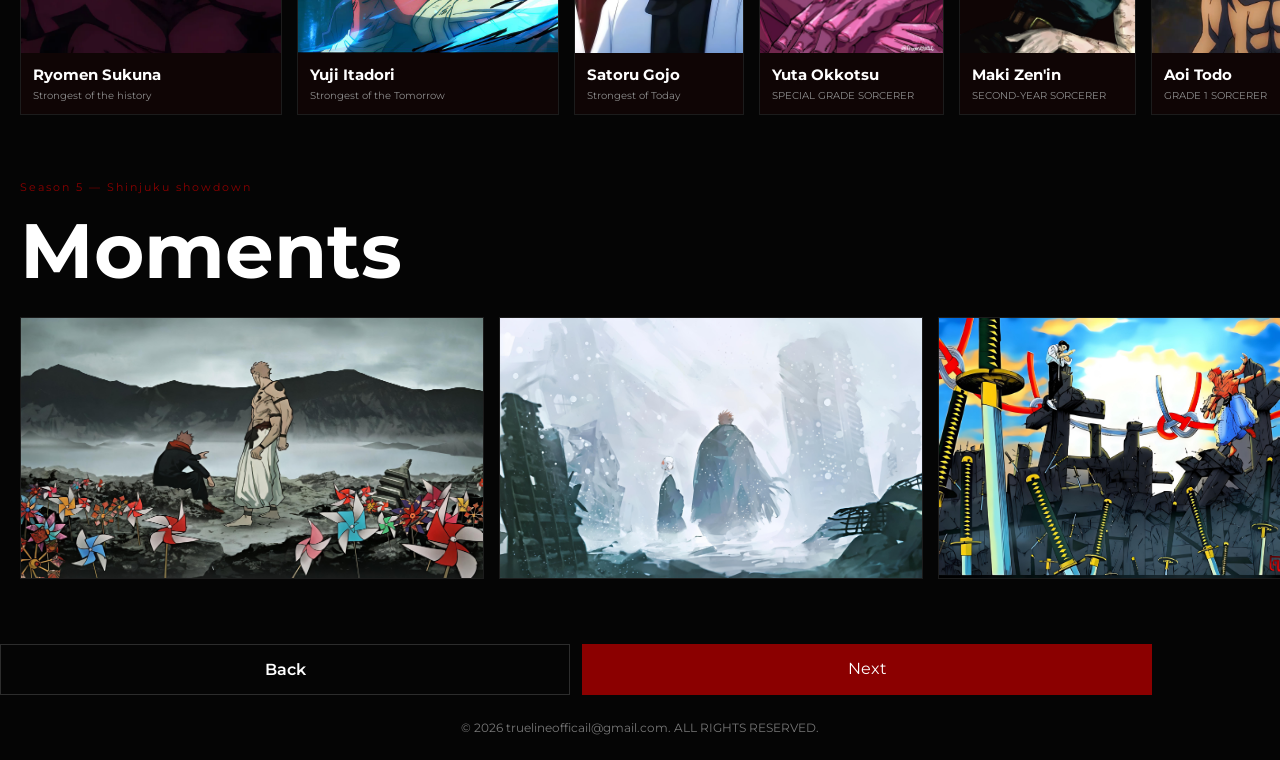
<file: season5.html>
<!DOCTYPE html>
<html lang="en">
<head>
    <meta charset="UTF-8">
    <meta name="viewport" content="width=device-width, initial-scale=1.0">
    <title>Jujutsu Kaisen</title>
<link rel="manifest" href="manifest.json">
<meta name="theme-color" content="#e60000">
<link rel="apple-touch-icon" href="icons/icon-180x180.png">
    <link href="https://fonts.googleapis.com/css2?family=Montserrat:wght@300;400;500;600;700;800&display=swap" rel="stylesheet">
    <link rel="stylesheet" href="movie3.css">
</head>

<body>
    <section>
        <nav class="navbar">
            <div class="logo">
                <span>JJK</span>
                <h3>JUJUTSU KAISEN</h3>
            </div>
            <a href="https://youtu.be/D8m45wRBZuw?si=aqk22FqWcb9QTzs-" class="watch-btn" target="_blank">WATCH NOW</a>
        </nav>
    </section>

    <section class="hero">
        <div class="hero-content">
            <p class="season">Season 5 — Shinjuku showdown</p>
            <h1>
                Jujutsu<br>
                <span>Kaisen</span>
            </h1>
            <p class="description">
                <em>*Jujutsu Kaisen</em>, The Shinjuku Showdown is the epic climax of <em>Jujutsu Kaisen</em>, centered on a high-stakes raid against Ryomen Sukuna. Characters unite in an exhausting, multi-stage battle to dismantle the King of Curses. Through tactical sacrifices, intense martial arts, and profound character growth, the series resolves its central conflict and darker legacies.

            </p>
        </div>

        <div class="hero-image">
            <img src="images/logo9.jpg" alt="Jujutsu Kaisen Logo">
        </div>
    </section>

    <section class="hero2">
        <div class="buttons">
            <a href="#explore" class="explore">EXPLORE NOW</a>
            <a href="#character" class="characters">VIEW CHARACTERS</a>
        </div>

        <div id="character" class="stats">
            <div>
                <h2>271</h2>
                <p>Chapters</p>
            </div>
            <div>
                <h2>24</h2>
                <p>Episode</p>
            </div>
            <div>
                <h2>2028</h2>
                <p>Release YEAR</p>
            </div>
        </div>
    </section>

    <section class="cast">
        <p class="cast-top">— THE SORCERERS</p>
        <div class="title-row">
            <h2>Meet the Cast</h2>
            <span>ALL CHARACTERS</span>
        </div>

        <div class="cards">
<div class="card">
    <div class="badge">SPECIAL GRADE</div>
    <img src="images/sukuna.jpg" alt="Ryomen Sukuna">
    <div class="info"><h3>Ryomen Sukuna</h3><p>Strongest of the history</p></div>
</div>
<div class="card">
    <div class="badge">SPECIAL GRADE</div>
    <img src="images/yuji5.jpg" alt="Yuji Itadori">
    <div class="info"><h3>Yuji Itadori</h3><p>Strongest of the Tomorrow</p></div>
</div>
<div class="card">
    <div class="badge">SPECIAL GRADE</div>
    <img src="images/gojo4.jpg" alt="Satoru Gojo">
    <div class="info"><h3>Satoru Gojo</h3><p>Strongest of Today</p></div>
</div>
<div class="card">
    <div class="badge">SPECIAL GRADE</div>
    <img src="images/yuta.jpg" alt="Yuta Okkotsu">
    <div class="info"><h3>Yuta Okkotsu</h3><p>SPECIAL GRADE SORCERER</p></div>
</div>
<div class="card">
    <div class="badge">SPECIAL GRADE</div>
    <img src="images/maki4.jpg" alt="Maki Zen'in">
    <div class="info"><h3>Maki Zen'in</h3><p>SECOND-YEAR SORCERER</p></div>
</div>
<div class="card">
    <div class="badge">GRADE 1</div>
    <img src="images/todo.jpg" alt="Aoi Todo">
    <div class="info"><h3>Aoi Todo</h3><p>GRADE 1 SORCERER</p></div>
</div>
<div class="card">
    <div class="badge">SPECIAL GRADE</div>
    <img src="images/choso2.jpg" alt="Choso">
    <div class="info"><h3>Choso</h3><p>DEATH PAINTING</p></div>
</div>
<div class="card">
    <div class="badge">GRADE 1</div>
    <img src="images/kusakaba.jpg" alt="Atsuya Kusakabe">
    <div class="info"><h3>Atsuya Kusakabe</h3><p>Strongest GRADE 1 </p></div>
</div>
<div class="card">
    <div class="badge">GRADE 2</div>
    <img src="images/ino.jpg" alt="Takuma Ino">
    <div class="info"><h3>Takuma Ino</h3><p>GRADE 2 SORCERER</p></div>
</div>
<div class="card">
    <div class="badge">SPECIAL GRADE</div>
    <img src="images/hakari.jpg" alt="Kinji Hakari">
    <div class="info"><h3>Kinji Hakari</h3><p>THIRD-YEAR SORCERER</p></div>
</div>
<div class="card">
    <div class="badge">SPECIAL GRADE</div>
    <img src="images/uraume.jpg" alt="Uraume">
    <div class="info"><h3>Uraume</h3><p>CURSE USER</p></div>
</div>
<div class="card">
    <div class="badge">SPECIAL GRADE</div>
    <img src="images/higuroma.jpg" alt="Hiromi Higuruma">
    <div class="info"><h3>Hiromi Higuruma</h3><p>SORCERER</p></div>
</div>
<div class="card">
    <div class="badge">SPECIAL GRADE</div>
    <img src="images/kashimo.jpg" alt="Hajime Kashimo">
    <div class="info"><h3>Hajime Kashimo</h3><p>SORCERER</p></div>
</div>
<div class="card">
    <div class="badge">Doctor</div>
    <img src="images/shoko.jpg" alt="Shoko Ieiri">
    <div class="info"><h3>Shoko Ieiri</h3><p>DOCTOR</p></div>
</div>
<div class="card">
    <div class="badge">MVP</div>
    <img src="images/ui.jpg" alt="Ui Ui">
    <div class="info"><h3>Ui Ui</h3><p>ASSISTANT</p></div>
</div>
<div class="card">
    <div class="badge">SPECIAL GRADE</div>
    <img src="images/kanjakus2.jpg" alt="Kenjaku">
    <div class="info"><h3>Kenjaku</h3><p>CURSE USER</p></div>
</div>
<div class="card">
    <div class="badge">SPECIAL GRADE</div>
    <img src="images/takaba.jpg" alt="Fumihiko Takaba">
    <div class="info"><h3>Fumihiko Takaba</h3><p>SORCERER</p></div>
</div>
<div class="card">
    <div class="badge">GRADE 1</div>
    <img src="images/meime0i.jpg" alt="Mei Mei">
    <div class="info"><h3>Mei Mei</h3><p>GRADE 1 SORCERER</p></div>
</div>
<div class="card">
    <div class="badge">UNKNOWN</div>
    <img src="images/ijichi.jpg" alt="Kiyotaka Ijichi">
    <div class="info"><h3>Kiyotaka Ijichi</h3><p>ASSISTANT MANAGER</p></div>
</div>
<div class="card">
    <div class="badge">SPECIAL GRADE</div>
    <img src="images/kurusu.jpg" alt="Hana Kurusu">
    <div class="info"><h3>Hana Kurusu</h3><p>ANGEL</p></div>
</div>
<div class="card">
    <div class="badge">GRADE 3</div>
    <img src="images/nobara.jpg" alt="Nobara Kugisaki">
    <div class="info"><h3>Nobara Kugisaki</h3><p>FIRST-YEAR SORCERER</p></div>
</div>
<div class="card">
    <div class="badge">GRADE 1</div>
    <img src="images/uthaima.jpg" alt="Utahime Iori">
    <div class="info"><h3>Utahime Iori</h3><p>JUJUTSU TEACHER</p></div>
</div>
<div class="card">
    <div class="badge">GRADE 1</div>
    <img src="images/miguel.jpg" alt="Utahime Iori">
    <div class="info"><h3>Miguel</h3><p>African Sorcerer</p></div>
</div>
<div class="card">
    <div class="badge">GRADE 1</div>
    <img src="images/gakuganji.jpg" alt="Yoshinobu Gakuganji">
    <div class="info"><h3>Yoshinobu Gakuganji</h3><p>PRINCIPAL</p></div>
</div>
<div class="card">
    <div class="badge">GRADE 2</div>
    <img src="images/megumi4.jpg" alt="Megumi Fushiguro">
    <div class="info"><h3>Megumi Fushiguro</h3><p>FIRST-YEAR SORCERER</p></div>
</div>
<div class="card">
    <div class="badge">GRADE 1</div>
    <img src="images/kamo.jpg" alt="Noritoshi Kamo">
    <div class="info"><h3>Noritoshi Kamo</h3><p>THIRD-YEAR SORCERER</p></div>
</div>
<div class="card">
    <div class="badge">GRADE 2</div>
    <img src="images/panda.jpg" alt="Panda">
    <div class="info"><h3>Panda</h3><p>SECOND-YEAR SORCERER</p></div>
</div>
<div class="card">
    <div class="badge">GRADE 2</div>
    <img src="images/momo.jpg" alt="Momo Nishimiya">
    <div class="info"><h3>Momo Nishimiya</h3><p>THIRD-YEAR SORCERER</p></div>
</div>
<div class="card">
    <div class="badge">GRADE 3</div>
    <img src="images/miwa.jpg" alt="Kasumi Miwa">
    <div class="info"><h3>Kasumi Miwa</h3><p>SECOND-YEAR SORCERER</p></div>
</div>
<div class="card">
    <div class="badge">SEMI-GRADE 1</div>
    <img src="images/inumaki.jpg" alt="Toge Inumaki">
    <div class="info"><h3>Toge Inumaki</h3><p>SECOND-YEAR SORCERER</p></div>
</div>
<div class="card">
    <div class="badge">GRADE 1</div>
    <img src="images/kirara.jpg" alt="Kirara Hoshi">
    <div class="info"><h3>Kirara Hoshi</h3><p>SORCERER</p></div>
</div>
        </div>
    </section>

    <section class="moments">
        <p class="cast-top">Season 5 — Shinjuku showdown</p>
        <div class="title-row">
            <h2>Moments</h2>
        </div>
        <div class="cards">
            <div class="card">
                <img src="images/moment-8-1.jpg" id="explore" alt="Moment 1">
            </div>
            <div class="card">
                <img src="images/moment-8-2.jpg" alt="Moment 2">
            </div>
            <div class="card">
                <img src="images/moment-8-3.jpg" alt="Moment 3">
            </div>
            <div class="card">
                <img src="images/moment-8-4.jpg" alt="Moment 4">
            </div>
            <div class="card">
                <img src="images/moment-8-5.jpg" alt="Moment 5">
            </div>
            <div class="card">
                <img src="images/moment-8-6.jpg" alt="Moment 6">
            </div>
            <div class="card">
                <img src="images/moment-8-7.jpg" alt="Moment 5">
            </div>
            <div class="card">
                <img src="images/moment-8-8.jpg" alt="Moment 6">
            </div>
        </div>
    </section>

    <div class="next-back">
        <a href="index.html" class="back">Back</a>
        <a href="season6.html" class="next">Next</a>
    </div>

    <footer>
        © 2026 truelineofficail@gmail.com. ALL RIGHTS RESERVED.
    </footer>
    <script>
  if ('serviceWorker' in navigator) {
    window.addEventListener('load', () => {
      navigator.serviceWorker.register('sw.js')
        .then(reg => console.log('SW registered:', reg.scope))
        .catch(err => console.error('SW registration failed:', err));
    });
  }
    </script>
</body>
</html>
</file>
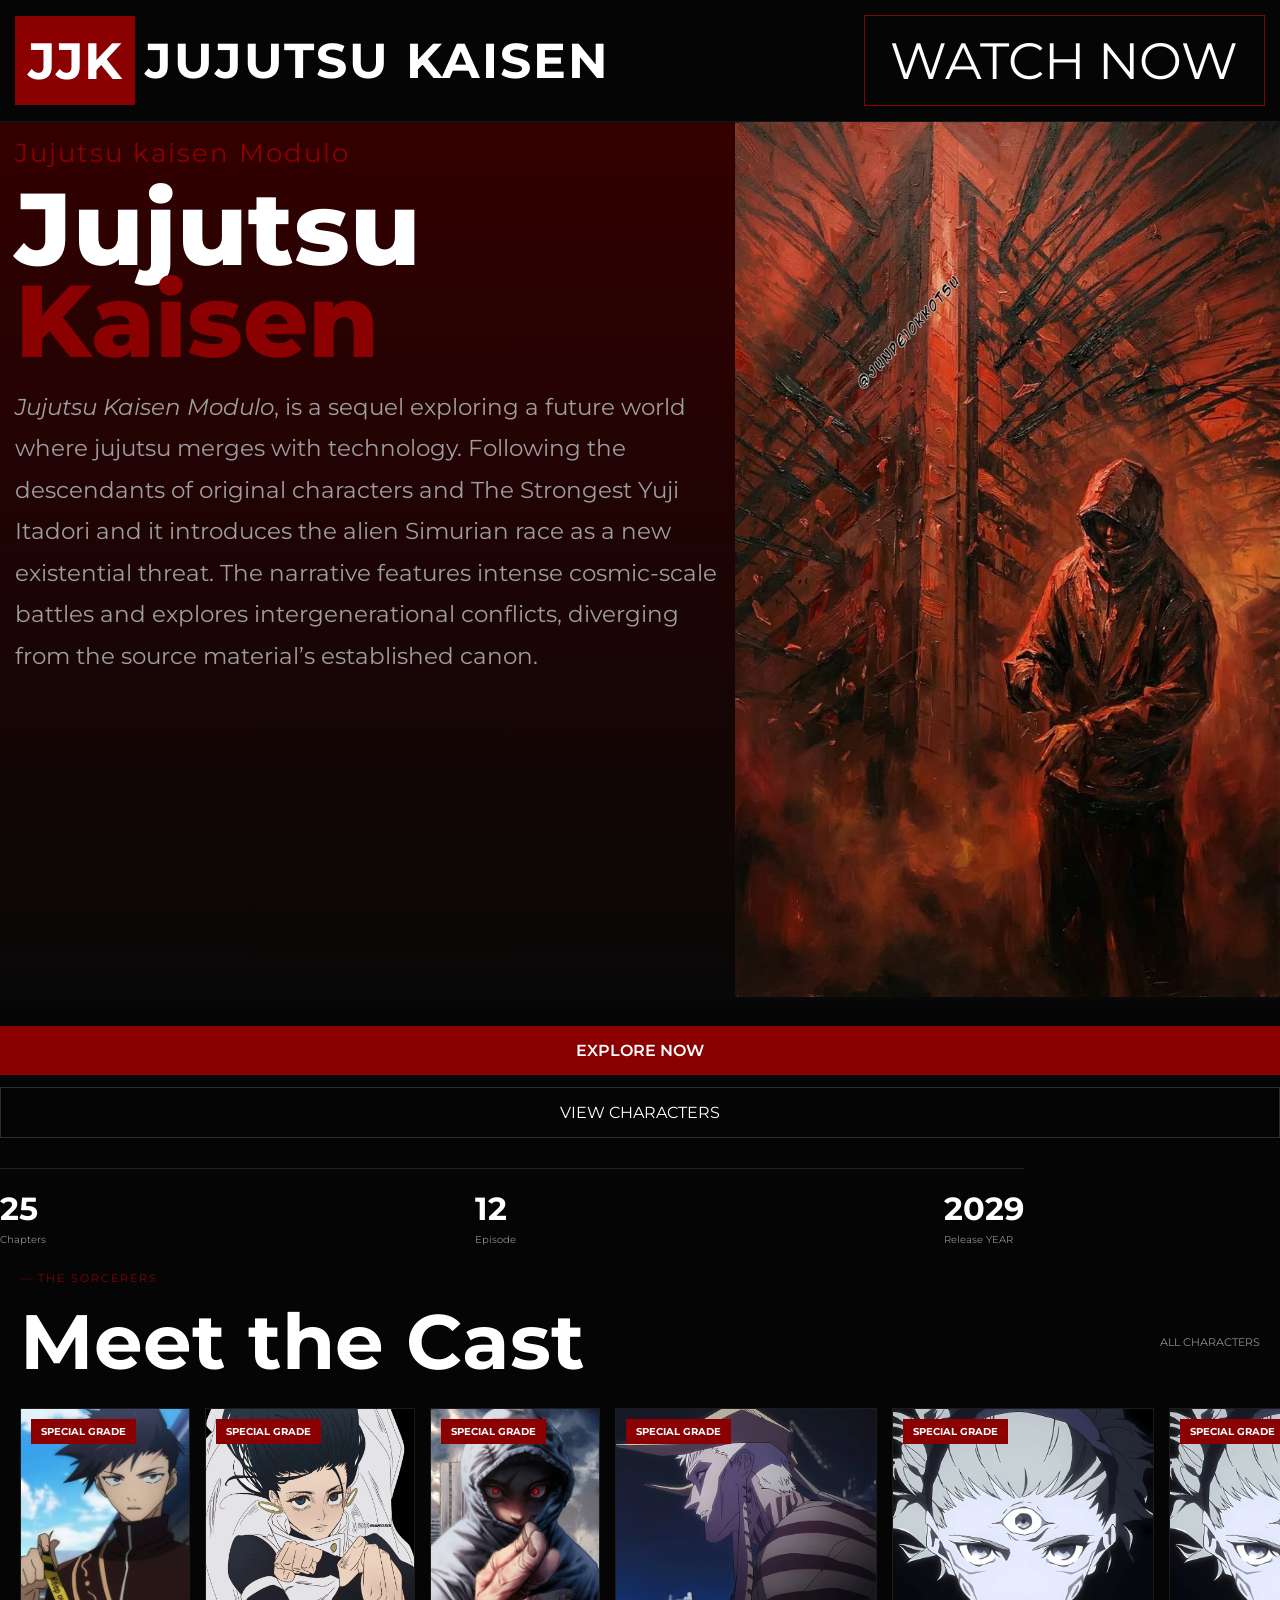
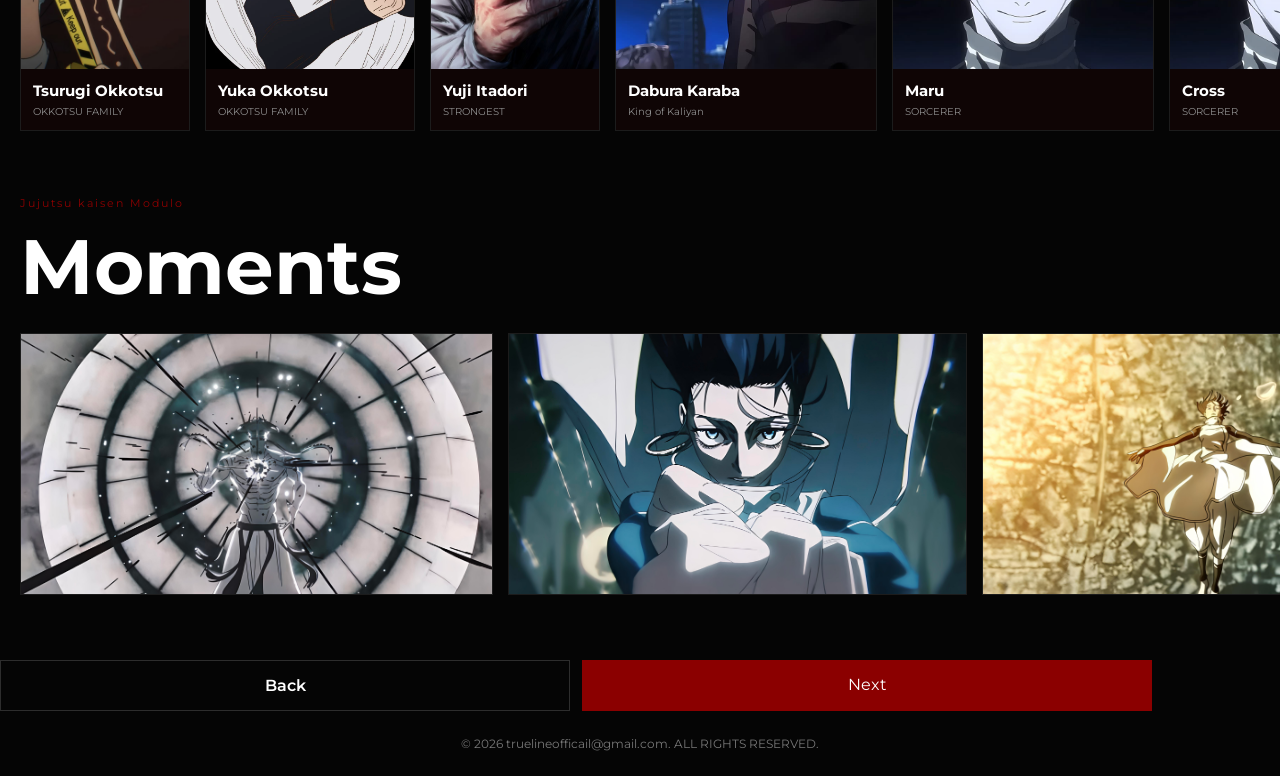
<file: season6.html>
<!DOCTYPE html>
<html lang="en">
<head>
    <meta charset="UTF-8">
    <meta name="viewport" content="width=device-width, initial-scale=1.0">
    <title>Jujutsu Kaisen</title>
<link rel="manifest" href="manifest.json">
<meta name="theme-color" content="#e60000">
<link rel="apple-touch-icon" href="icons/icon-180x180.png">
    <link href="https://fonts.googleapis.com/css2?family=Montserrat:wght@300;400;500;600;700;800&display=swap" rel="stylesheet">
    <link rel="stylesheet" href="movie3.css">
</head>

<body>
    <section>
        <nav class="navbar">
            <div class="logo">
                <span>JJK</span>
                <h3>JUJUTSU KAISEN</h3>
            </div>
            <a href="https://youtu.be/D8m45wRBZuw?si=aqk22FqWcb9QTzs-" class="watch-btn" target="_blank">WATCH NOW</a>
        </nav>
    </section>

    <section class="hero">
        <div class="hero-content">
            <p class="season">Jujutsu kaisen Modulo</p>
            <h1>
                Jujutsu<br>
                <span>Kaisen</span>
            </h1>
            <p class="description">
                <em>Jujutsu Kaisen Modulo</em>, is a sequel exploring a future world where jujutsu merges with technology. Following the descendants of original characters and The Strongest Yuji Itadori and it introduces the alien Simurian race as a new existential threat. The narrative features intense cosmic-scale battles and explores intergenerational conflicts, diverging from the source material’s established canon.
                

            </p>
        </div>

        <div class="hero-image">
            <img src="images/logo10.jpg" alt="Jujutsu Kaisen Logo">
        </div>
    </section>

    <section class="hero2">
        <div class="buttons">
            <a href="#explore" class="explore">EXPLORE NOW</a>
            <a href="#character" class="characters">VIEW CHARACTERS</a>
        </div>

        <div id="character" class="stats">
            <div>
                <h2>25</h2>
                <p>Chapters</p>
            </div>
            <div>
                <h2>12</h2>
                <p>Episode</p>
            </div>
            <div>
                <h2>2029</h2>
                <p>Release YEAR</p>
            </div>
        </div>
    </section>

    <section class="cast">
        <p class="cast-top">— THE SORCERERS</p>
        <div class="title-row">
            <h2>Meet the Cast</h2>
            <span>ALL CHARACTERS</span>
        </div>

        <div class="cards">
<div class="card">
    <div class="badge">SPECIAL GRADE</div>
    <img src="images/tsurgi.jpg" alt="Tsurugi Okkotsu">
    <div class="info"><h3>Tsurugi Okkotsu</h3><p>OKKOTSU FAMILY</p></div>
</div>

<div class="card">
    <div class="badge">SPECIAL GRADE</div>
    <img src="images/yuka.jpg" alt="Yuka Okkotsu">
    <div class="info"><h3>Yuka Okkotsu</h3><p>OKKOTSU FAMILY</p></div>
</div>

<div class="card">
    <div class="badge">SPECIAL GRADE</div>
    <img src="images/yuji6.jpg" alt="Yuji Itadori">
    <div class="info"><h3>Yuji Itadori</h3><p>STRONGEST</p></div>
</div>

<div class="card">
    <div class="badge">SPECIAL GRADE</div>
    <img src="images/dabura.jpg" alt="Dabura Karaba">
    <div class="info"><h3>Dabura Karaba</h3><p>King of Kaliyan</p></div>
</div>

<div class="card">
    <div class="badge">SPECIAL GRADE</div>
    <img src="images/maru.jpg" alt="Maru">
    <div class="info"><h3>Maru</h3><p>SORCERER</p></div>
</div>

<div class="card">
    <div class="badge">SPECIAL GRADE</div>
    <img src="images/maru.jpg" alt="Cross Val Vol Yelvori">
    <div class="info"><h3>Cross</h3><p>SORCERER</p></div>
</div>

<div class="card">
    <div class="badge">SPECIAL GRADE</div>
    <img src="images/yuta5.jpg" alt="Yuta Okkotsu">
    <div class="info"><h3>Yuta Okkotsu</h3><p>SPECIAL GRADE SORCERER</p></div>
</div>

<div class="card">
    <div class="badge">SPECIAL GRADE</div>
    <img src="images/maki5.jpg" alt="Maki Zen'in">
    <div class="info"><h3>Maki Zen'in</h3><p>SECOND-YEAR SORCERER</p></div>
</div>

<div class="card">
    <div class="badge">GRADE 1</div>
    <img src="images/nobara1.jpg" alt="Nobara Kugisaki">
    <div class="info"><h3>Nobara Kugisaki</h3><p>FIRST-YEAR SORCERER</p></div>
</div>

<div class="card">
    <div class="badge">GRADE 1</div>
    <img src="images/todo1.jpg" alt="Aoi Todo">
    <div class="info"><h3>Aoi Todo</h3><p>GRADE 1 SORCERER</p></div>
</div>

<div class="card">
    <div class="badge">GRADE 1</div>
    <img src="images/uiui.jpg" alt="Ui Ui">
    <div class="info"><h3>Ui Ui</h3><p>ASSISTANT</p></div>
</div>

<div class="card">
    <div class="badge">GRADE 2</div>
    <img src="images/panda.jpg" alt="Panda">
    <div class="info"><h3>Panda</h3><p>Panda</p></div>
</div>

<div class="card">
    <div class="badge">UNKNOWN</div>
    <img src="images/iori.jpg" alt="Iori Okkotsu">
    <div class="info"><h3>Iori Okkotsu</h3><p>OKKOTSU FAMILY</p></div>
</div>

<div class="card">
    <div class="badge">UNKNOWN</div>
    <img src="images/mifuyu.jpg" alt="Mifuyu Okkotsu">
    <div class="info"><h3>Mifuyu Okkotsu</h3><p>OKKOTSU FAMILY</p></div>
</div>

<div class="card">
    <div class="badge">UNKNOWN</div>
    <img src="images/chirara.jpg" alt="Chiharu Miyaguni">
    <div class="info"><h3>Chiharu Miyaguni</h3><p>SORCERER</p></div>
</div>

        </div>
    </section>

    <section class="moments">
        <p class="cast-top">Jujutsu kaisen Modulo</p>
        <div class="title-row">
            <h2>Moments</h2>
        </div>
        <div class="cards">
            <div class="card">
                <img src="images/moment-9-1.jpg" id="explore" alt="Moment 1">
            </div>
            <div class="card">
                <img src="images/moment-9-2.jpg" alt="Moment 2">
            </div>
            <div class="card">
                <img src="images/moment-9-3.jpg" alt="Moment 3">
            </div>
            <div class="card">
                <img src="images/moment-9-4.jpg" alt="Moment 4">
            </div>
            <div class="card">
                <img src="images/moment-9-5.jpg" alt="Moment 5">
            </div>
            <div class="card">
                <img src="images/moment-9-6.jpg" alt="Moment 6">
            </div>
            <div class="card">
                <img src="images/moment-9-7.jpg" alt="Moment 5">
            </div>
            <div class="card">
                <img src="images/moment-9-8.jpg" alt="Moment 6">
            </div>
            <div class="card">
                <img src="images/moment-9-9.jpg" alt="Moment 6">
            </div>
        </div>
    </section>

    <div class="next-back">
        <a href="index.html" class="back">Back</a>
        <a href="index.html" class="next">Next</a>
    </div>

    <footer>
        © 2026 truelineofficail@gmail.com. ALL RIGHTS RESERVED.
    </footer>
    <script>
  if ('serviceWorker' in navigator) {
    window.addEventListener('load', () => {
      navigator.serviceWorker.register('sw.js')
        .then(reg => console.log('SW registered:', reg.scope))
        .catch(err => console.error('SW registration failed:', err));
    });
  }
    </script>
</body>
</html>
</file>
<file: index.css>
*{
margin:0;
padding:0;
box-sizing:border-box;
font-family:'Montserrat',sans-serif;
}
html{
  scroll-behavior: smooth;
}
body{
background:#050505;
color:white;
}

/* NAVBAR */

.navbar{
display:flex;
justify-content:space-between;
align-items:center;
padding:15px;
border-bottom:1px solid #171717;
}

.logo{
display:flex;
align-items:center;
gap:10px;
}

.logo span{
background:#d71920;
padding:8px;
font-size:12px;
font-weight:700;
}

.logo h3{
font-size:14px;
letter-spacing:2px;
}

.watch-btn{
text-decoration:none;
color:white;
border:1px solid #d71920;
padding:10px 14px;
font-size:11px;
}

/* HERO */

.hero{
background:linear-gradient(
to bottom,
#180000,
#080808
);
}

.hero-image img{
width:100%;
display:block;
}

.hero-content{
padding:25px;
}

.season{
font-size:11px;
letter-spacing:2px;
color:#d71920;
margin-bottom:15px;
}

.hero-content h1{
font-size:65px;
line-height:0.9;
font-weight:800;
}

.hero-content h1 span{
color:#d71920;
}

.description{
margin-top:20px;
line-height:1.8;
font-size:14px;
color:#9e9e9e;
}

.buttons{
margin-top:25px;
display:flex;
flex-direction:column;
gap:12px;
}

.explore{
background:#d71920;
padding:15px;
text-align:center;
color:white;
text-decoration:none;
font-weight:600;
}

.characters{
border:1px solid #2d2d2d;
padding:15px;
text-align:center;
color:white;
text-decoration:none;
}

.stats{
margin-top:30px;
padding-top:20px;
border-top:1px solid #222;
display:flex;
justify-content:space-between;
}

.stats h2{
font-size:32px;
}

.stats p{
font-size:10px;
color:#8c8c8c;
margin-top:5px;
}

/* RED BAR */

.power-bar{
background:#d71920;
padding:15px;
display:flex;
gap: 8vw;
flex-direction:row;
font-size: 2vw;
font-weight:500;
}

/* CAST */

.cast{
padding:25px 0;
}

.cast-top{
padding:0 20px;
font-size:11px;
letter-spacing:2px;
color:#d71920;
}

.title-row{
padding:10px 20px 20px;
display:flex;
justify-content:space-between;
align-items:center;
}

.title-row h2{
font-size:42px;
}

.title-row span{
font-size:11px;
color:#8e8e8e;
}

.cards{
display:flex;
overflow-x:auto;
gap:15px;
padding:0 20px 15px;
scroll-behavior:smooth;
}

.cards::-webkit-scrollbar{
height:4px;
}

.cards::-webkit-scrollbar-thumb{
background:#d71920;
}

.card{
min-width:170px;
background:#0f0f0f;
border:1px solid #1c1c1c;
position:relative;
flex-shrink:0;
}

.card img{
width:100%;
height:260px;
object-fit:cover;
display:block;
}

.badge{
position:absolute;
top:10px;
left:10px;
background:#d71920;
padding:6px 10px;
font-size:10px;
font-weight:700;
}

.info{
padding:12px;
background:#120404;
}

.info h3{
font-size:15px;
}

.info p{
font-size:10px;
margin-top:5px;
color:#8d8d8d;
}

.more{
display:flex;
justify-content:center;
align-items:center;
flex-direction:column;
background:#140404;
}

.more h1{
font-size:60px;
color:#d71920;
}

.more p{
font-size:12px;
color:#9a9a9a;
}

/* FOOTER */

footer{
border-top:1px solid #171717;
padding:25px;
text-align:center;
font-size:12px;
color:#777;
}
</file>
<file: movie.css>
* {
    margin: 0;
    padding: 0;
    box-sizing: border-box;
    font-family: 'Montserrat', sans-serif;
    list-style: none;
}
html{
    scroll-behavior: smooth;
}
body {
    background: #050505;
    color: white;
}


.navbar {
    display: flex;
    justify-content: space-between;
    align-items: center;
    padding: 15px;
    border-bottom: 1px solid #171717;
}

.logo {
    display: flex;
    align-items: center;
    gap: 10px;
}

.logo span {
    background: #660000; /* Dark Red */
    padding: 1vw;
    font-size: 4vw;
    font-weight: 700;
}

.logo h3 {
    font-size: 3.8vw;
    letter-spacing: 2px;
}

.watch-btn {
    text-decoration: none;
    color: white;
    border: 1px solid #660000; /* Dark Red */
    padding: 1vw 2vw;
    font-size: 4vw;
}

/* HERO SECTION */
.hero {
    background: linear-gradient(to bottom, #260000, #080808); /* Dark Red Gradient */
    display: flex;
}

.hero-image {
    width: 60vw;
}

.hero-image img {
    width: 100%;
}

.hero-content {
    padding: 15px;
    width: 80vw;
}

.season {
    font-size: 2vw;
    letter-spacing: 2px;
    color: #660000; /* Dark Red */
    margin-bottom: 15px;
}

.hero-content h1 {
    font-size: 8vw;
    line-height: 0.9;
    font-weight: 800;
}

.hero-content h1 span {
    color: #660000; /* Dark Red */
}

.description {
    margin-top: 20px;
    line-height: 1.8;
    font-size: 1.8vw;
    color: #9e9e9e;
}

/* HERO 2 BUTTONS & STATS */
.buttons {
    margin-top: 25px;
    display: flex;
    flex-direction: column;
    gap: 12px;
}

.explore {
    background: #660000; /* Dark Red */
    padding: 15px;
    text-align: center;
    color: white;
    text-decoration: none;
    font-weight: 600;
}

.characters {
    border: 1px solid #2d2d2d;
    padding: 15px;
    text-align: center;
    color: white;
    text-decoration: none;
}

.stats {
    margin-top: 30px;
    padding-top: 20px;
    border-top: 1px solid #222;
    display: flex;
    justify-content: space-between;
    width: 80%;
    justify-self: center;
}

.stats h2 {
    font-size: 32px;
}

.stats p {
    font-size: 10px;
    color: #8c8c8c;
    margin-top: 5px;
}

/* POWER BAR */
.power-bar {
    background: #660000; /* Dark Red */
    padding: 15px;
    display: flex;
    gap: 8vw;
    flex-direction: row;
    font-size: 0.5vw;
    font-weight: 500;
}

/* CAST SECTION */
.cast {
    padding: 25px 0;
}

.cast-top {
    padding: 0 20px;
    font-size: 11px;
    letter-spacing: 2px;
    color: #660000; /* Dark Red */
}

.title-row {
    padding: 10px 20px 20px;
    display: flex;
    justify-content: space-between;
    align-items: center;
}

.title-row h2 {
    font-size: 6vw;
}

.title-row span {
    font-size: 11px;
    color: #8e8e8e;
}

.cards {
    display: flex;
    overflow-x: auto;
    gap: 15px;
    padding: 0 20px 15px;
    scroll-behavior: smooth;
}

.cards::-webkit-scrollbar {
    height: 4px;
}

.cards::-webkit-scrollbar-thumb {
    background: #660000; /* Dark Red */
}

/* CARD STYLES */
.card {
    min-width: 170px;
    background: #0a0505; /* Deep Dark Background */
    border: 1px solid #1c1c1c;
    position: relative;
    flex-shrink: 0;
}

.card img {
    width: 100%;
    height: 260px;
    object-fit: cover;
    display: block;
}

.badge {
    position: absolute;
    top: 10px;
    left: 10px;
    background: #660000; /* Dark Red */
    padding: 6px 10px;
    font-size: 10px;
    font-weight: 700;
}

.info {
    padding: 12px;
    background: #0a0505;
}

.info h3 {
    font-size: 15px;
}

.info p {
    font-size: 10px;
    margin-top: 5px;
    color: #8d8d8d;
}

.more {
    display: flex;
    justify-content: center;
    align-items: center;
    flex-direction: column;
    background: #0a0505;
}

.more h1 {
    font-size: 60px;
    color: #660000; /* Dark Red */
}

.more p {
    font-size: 12px;
    color: #9a9a9a;
}

.next-back {
    margin-top: 25px;
    display: flex;
    flex-direction: row;
    gap: 12px;
    width: 90vw;
    justify-self: center;
}

.back {
    border: 1px solid #2d2d2d;
    padding: 15px;
    text-align: center;
    color: white;
    text-decoration: none;
    font-weight: 600;
    width: 50%;
}

.next {
    background: #660000; /* Dark Red */
    padding: 15px;
    text-align: center;
    color: white;
    text-decoration: none;
    width: 50%;
}

.moments {
    padding: 25px 0;
}

footer {
    padding: 25px;
    text-align: center;
    font-size: 12px;
    color: #777;
}
</file>
<file: movie2.css>
* {
    margin: 0;
    padding: 0;
    box-sizing: border-box;
    font-family: 'Montserrat', sans-serif;
    list-style: none;
}
html{
    scroll-behavior: smooth;
}
body {
    background: #050505;
    color: white;
}


.navbar {
    display: flex;
    justify-content: space-between;
    align-items: center;
    padding: 15px;
    border-bottom: 1px solid #171717;
}

.logo {
    display: flex;
    align-items: center;
    gap: 10px;
}

.logo span {
    background: #0066ff; /* Premium Blue */
    padding: 1vw;
    font-size: 4vw;
    font-weight: 700;
}

.logo h3 {
    font-size: 3.8vw;
    letter-spacing: 2px;
}

.watch-btn {
    text-decoration: none;
    color: white;
    border: 1px solid #0066ff; /* Premium Blue */
    padding: 1vw 2vw;
    font-size: 4vw;
}

/* HERO SECTION */
.hero {
    background: linear-gradient(to bottom, #001333, #080808); /* Deep Blue Gradient */
    display: flex;
}

.hero-image {
    width: 60vw;
}

.hero-image img {
    width: 100%;
}

.hero-content {
    padding: 15px;
    width: 80vw;
}

.season {
    font-size: 2vw;
    letter-spacing: 2px;
    color: #0066ff; /* Premium Blue */
    margin-bottom: 15px;
}

.hero-content h1 {
    font-size: 8vw;
    line-height: 0.9;
    font-weight: 800;
}

.hero-content h1 span {
    color: #0066ff; /* Premium Blue */
}

.description {
    margin-top: 20px;
    line-height: 1.8;
    font-size: 1.8vw;
    color: #9e9e9e;
}

/* HERO 2 BUTTONS & STATS */
.buttons {
    margin-top: 25px;
    display: flex;
    flex-direction: column;
    gap: 12px;
}

.explore {
    background: #0066ff; /* Premium Blue */
    padding: 15px;
    text-align: center;
    color: white;
    text-decoration: none;
    font-weight: 600;
}

.characters {
    border: 1px solid #2d2d2d;
    padding: 15px;
    text-align: center;
    color: white;
    text-decoration: none;
}

.stats {
    margin-top: 30px;
    padding-top: 20px;
    border-top: 1px solid #222;
    display: flex;
    justify-content: space-between;
    width: 80%;
    justify-self: center;
}

.stats h2 {
    font-size: 32px;
}

.stats p {
    font-size: 10px;
    color: #8c8c8c;
    margin-top: 5px;
}

/* POWER BAR */
.power-bar {
    background: #0066ff; /* Premium Blue */
    padding: 15px;
    display: flex;
    gap: 8vw;
    flex-direction: row;
    font-size: 0.5vw;
    font-weight: 500;
}

/* CAST SECTION */
.cast {
    padding: 25px 0;
}

.cast-top {
    padding: 0 20px;
    font-size: 11px;
    letter-spacing: 2px;
    color: #0066ff; /* Premium Blue */
}

.title-row {
    padding: 10px 20px 20px;
    display: flex;
    justify-content: space-between;
    align-items: center;
}

.title-row h2 {
    font-size: 6vw;
}

.title-row span {
    font-size: 11px;
    color: #8e8e8e;
}

.cards {
    display: flex;
    overflow-x: auto;
    gap: 15px;
    padding: 0 20px 15px;
    scroll-behavior: smooth;
}

.cards::-webkit-scrollbar {
    height: 4px;
}

.cards::-webkit-scrollbar-thumb {
    background: #0066ff; /* Premium Blue */
}

/* CARD STYLES */
.card {
    min-width: 170px;
    background: #05080f; /* Deep Navy background */
    border: 1px solid #1c1c1c;
    position: relative;
    flex-shrink: 0;
}

.card img {
    width: 100%;
    height: 260px;
    object-fit: cover;
    display: block;
}

.badge {
    position: absolute;
    top: 10px;
    left: 10px;
    background: #0066ff; /* Premium Blue */
    padding: 6px 10px;
    font-size: 10px;
    font-weight: 700;
}

.info {
    padding: 12px;
    background: #05080f; /* Deep Navy background */
}

.info h3 {
    font-size: 15px;
}

.info p {
    font-size: 10px;
    margin-top: 5px;
    color: #8d8d8d;
}

.more {
    display: flex;
    justify-content: center;
    align-items: center;
    flex-direction: column;
    background: #05080f; /* Deep Navy background */
}

.more h1 {
    font-size: 60px;
    color: #0066ff; /* Premium Blue */
}

.more p {
    font-size: 12px;
    color: #9a9a9a;
}

.next-back {
    margin-top: 25px;
    display: flex;
    flex-direction: row;
    gap: 12px;
    width: 90vw;
    justify-self: center;
}

.back {
    border: 1px solid #2d2d2d;
    padding: 15px;
    text-align: center;
    color: white;
    text-decoration: none;
    font-weight: 600;
    width: 50%;
}

.next {
    background: #0066ff; /* Premium Blue */
    padding: 15px;
    text-align: center;
    color: white;
    text-decoration: none;
    width: 50%;
}

.moments {
    padding: 25px 0;
}

footer {
    padding: 25px;
    text-align: center;
    font-size: 12px;
    color: #777;
}
</file>
<file: season2.css>
* {
    margin: 0;
    padding: 0;
    box-sizing: border-box;
    font-family: 'Montserrat', sans-serif;
    list-style: none;
}
html{
    scroll-behavior: smooth;
}
body {
    background: #050308;
    color: white;
}


.navbar {
    display: flex;
    justify-content: space-between;
    align-items: center;
    padding: 15px;
    border-bottom: 1px solid #1a1020;
}

.logo {
    display: flex;
    align-items: center;
    gap: 10px;
}

.logo span {
    background: #4b0082;
    padding: 1vw;
    font-size: 4vw;
    font-weight: 700;
}

.logo h3 {
    font-size: 3.8vw;
    letter-spacing: 2px;
}

.watch-btn {
    text-decoration: none;
    color: white;
    border: 1px solid #4b0082;
    padding: 1vw 2vw;
    font-size: 4vw;
}

/* HERO SECTION */
.hero {
    background: linear-gradient(to bottom, #150020, #050308);
    display: flex;
}

.hero-image {
    width: 60vw;
}

.hero-image img {
    width: 100%;
}

.hero-content {
    padding: 15px;
    width: 80vw;
}

.season {
    font-size: 2vw;
    letter-spacing: 2px;
    color: #4b0082;
    margin-bottom: 15px;
}

.hero-content h1 {
    font-size: 8vw;
    line-height: 0.9;
    font-weight: 800;
}

.hero-content h1 span {
    color: #4b0082;
}

.description {
    margin-top: 20px;
    line-height: 1.8;
    font-size: 1.8vw;
    color: #9e9e9e;
}

/* HERO 2 BUTTONS & STATS */
.buttons {
    margin-top: 25px;
    display: flex;
    flex-direction: column;
    gap: 12px;
}

.explore {
    background: #4b0082;
    padding: 15px;
    text-align: center;
    color: white;
    text-decoration: none;
    font-weight: 600;
}

.characters {
    border: 1px solid #2d2d2d;
    padding: 15px;
    text-align: center;
    color: white;
    text-decoration: none;
}

.stats {
    margin-top: 30px;
    padding-top: 20px;
    border-top: 1px solid #222;
    display: flex;
    justify-content: space-between;
    width: 80%;
    justify-self: center;
}

.stats h2 {
    font-size: 32px;
}

.stats p {
    font-size: 10px;
    color: #8c8c8c;
    margin-top: 5px;
}

/* POWER BAR */
.power-bar {
    background: #4b0082;
    padding: 15px;
    display: flex;
    gap: 8vw;
    flex-direction: row;
    font-size: 0.5vw;
    font-weight: 500;
}

/* CAST SECTION */
.cast {
    padding: 25px 0;
}

.cast-top {
    padding: 0 20px;
    font-size: 11px;
    letter-spacing: 2px;
    color: #4b0082;
}

.title-row {
    padding: 10px 20px 20px;
    display: flex;
    justify-content: space-between;
    align-items: center;
}

.title-row h2 {
    font-size: 6vw;
}

.title-row span {
    font-size: 11px;
    color: #8e8e8e;
}

.cards {
    display: flex;
    overflow-x: auto;
    gap: 15px;
    padding: 0 20px 15px;
    scroll-behavior: smooth;
}

.cards::-webkit-scrollbar {
    height: 4px;
}

.cards::-webkit-scrollbar-thumb {
    background: #4b0082;
}

/* CARD STYLES */
.card {
    min-width: 170px;
    background: #0e0514;
    border: 1px solid #1c1c1c;
    position: relative;
    flex-shrink: 0;
}

.card img {
    width: 100%;
    height: 260px;
    object-fit: cover;
    display: block;
}

.badge {
    position: absolute;
    top: 10px;
    left: 10px;
    background: #4b0082;
    padding: 6px 10px;
    font-size: 10px;
    font-weight: 700;
}

.info {
    padding: 12px;
    background: #0e0514;
}

.info h3 {
    font-size: 15px;
}

.info p {
    font-size: 10px;
    margin-top: 5px;
    color: #8d8d8d;
}

.more {
    display: flex;
    justify-content: center;
    align-items: center;
    flex-direction: column;
    background: #0e0514;
}

.more h1 {
    font-size: 60px;
    color: #4b0082;
}

.more p {
    font-size: 12px;
    color: #9a9a9a;
}

.next-back {
    margin-top: 25px;
    display: flex;
    flex-direction: row;
    gap: 12px;
    width: 90vw;
    justify-self: center;
}

.back {
    border: 1px solid #2d2d2d;
    padding: 15px;
    text-align: center;
    color: white;
    text-decoration: none;
    font-weight: 600;
    width: 50%;
}

.next {
    background: #4b0082;
    padding: 15px;
    text-align: center;
    color: white;
    text-decoration: none;
    width: 50%;
}

.moments {
    padding: 25px 0;
}

footer {
    padding: 25px;
    text-align: center;
    font-size: 12px;
    color: #777;
}
</file>
<file: season1.css>
* {
  margin: 0;
  padding: 0;
  box-sizing: border-box;
  font-family: 'Montserrat', sans-serif;
  list-style: none;
}

html {
  scroll-behavior: smooth;
}

body {
  background: #050505;
  color: white;
}


.navbar {
  display: flex;
  justify-content: space-between;
  align-items: center;
  padding: 15px;
  border-bottom: 1px solid #171717;
}

.logo {
  display: flex;
  align-items: center;
  gap: 10px;
}

.logo span {
  background: #d71920;
  padding: 1vw;
  font-size: 4vw;
  font-weight: 700;
}

.logo h3 {
  font-size: 3.8vw;
  letter-spacing: 2px;
}

.watch-btn {
  text-decoration: none;
  color: white;
  border: 1px solid #d71920;
  padding: 1vw 2vw;
  font-size: 4vw;
}

/* HERO SECTION */
.hero {
  background: linear-gradient(to bottom, #180000, #080808);
  display: flex;
}

.hero-image {
  width: 60vw;
}

.hero-image img {
  width: 100%;
}

.hero-content {
  padding: 15px;
  width: 80vw;
}

.season {
  font-size: 2vw;
  letter-spacing: 2px;
  color: #d71920;
  margin-bottom: 15px;
}

.hero-content h1 {
  font-size: 8vw;
  line-height: 0.9;
  font-weight: 800;
}

.hero-content h1 span {
  color: #d71920;
}

.description {
  margin-top: 20px;
  line-height: 1.8;
  font-size: 1.8vw;
  color: #9e9e9e;
}

/* HERO 2 BUTTONS & STATS */
.buttons {
  margin-top: 25px;
  display: flex;
  flex-direction: column;
  gap: 12px;
}

.explore {
  background: #d71920;
  padding: 15px;
  text-align: center;
  color: white;
  text-decoration: none;
  font-weight: 600;
}

.characters {
  border: 1px solid #2d2d2d;
  padding: 15px;
  text-align: center;
  color: white;
  text-decoration: none;
}

.stats {
  margin-top: 30px;
  padding-top: 20px;
  border-top: 1px solid #222;
  display: flex;
  justify-content: space-between;
  width: 80%;
  justify-self: center;
}

.stats h2 {
  font-size: 32px;
}

.stats p {
  font-size: 10px;
  color: #8c8c8c;
  margin-top: 5px;
}

/* POWER BAR */
.power-bar {
  background: #d71920;
  padding: 15px;
  display: flex;
  gap: 8vw;
  flex-direction: row;
  font-size: 0.5vw;
  font-weight: 500;
}

/* CAST SECTION */
.cast {
  padding: 25px 0;
}

.cast-top {
  padding: 0 20px;
  font-size: 11px;
  letter-spacing: 2px;
  color: #d71920;
}

.title-row {
  padding: 10px 20px 20px;
  display: flex;
  justify-content: space-between;
  align-items: center;
}

.title-row h2 {
  font-size: 6vw;
}

.title-row span {
  font-size: 11px;
  color: #8e8e8e;
}

.cards {
  display: flex;
  overflow-x: auto;
  gap: 15px;
  padding: 0 20px 15px;
  scroll-behavior: smooth;
}

.cards::-webkit-scrollbar {
  height: 4px;
}

.cards::-webkit-scrollbar-thumb {
  background: #d71920;
}

/* CARD STYLES */
.card {
  min-width: 170px;
  background: #0f0f0f;
  border: 1px solid #1c1c1c;
  position: relative;
  flex-shrink: 0;
}

.card img {
  width: 100%;
  height: 260px;
  object-fit: cover;
  display: block;
}

.badge {
  position: absolute;
  top: 10px;
  left: 10px;
  background: #d71920;
  padding: 6px 10px;
  font-size: 10px;
  font-weight: 700;
}

.info {
  padding: 12px;
  background: #120404;
}

.info h3 {
  font-size: 15px;
}

.info p {
  font-size: 10px;
  margin-top: 5px;
  color: #8d8d8d;
}

.more {
  display: flex;
  justify-content: center;
  align-items: center;
  flex-direction: column;
  background: #140404;
}

.more h1 {
  font-size: 60px;
  color: #d71920;
}

.more p {
  font-size: 12px;
  color: #9a9a9a;
}

.next-back {
  margin-top: 25px;
  display: flex;
  flex-direction: row;
  gap: 12px;
  width: 90vw;
  justify-self: center;
}

.back {
  border: 1px solid #2d2d2d;
  padding: 15px;
  text-align: center;
  color: white;
  text-decoration: none;
  font-weight: 600;
  width: 50%;
}

.next {
  
  background: #d71920;
  padding: 15px;
  text-align: center;
  color: white;
  text-decoration: none;
  width: 50%;
}

.moments {
  padding: 25px 0;
}

footer {
  padding: 25px;
  text-align: center;
  font-size: 12px;
  color: #777;
}
</file>
<file: season3.css>
:root{
    --jjk-blue:#2563EB;
}

* {
    margin: 0;
    padding: 0;
    box-sizing: border-box;
    font-family: 'Montserrat', sans-serif;
    list-style: none;
}
html{
    scroll-behavior: smooth;
}
body {
    background: #050505;
    color: white;
}

.navbar {
    display: flex;
    justify-content: space-between;
    align-items: center;
    padding: 15px;
    border-bottom: 1px solid #171717;
}

.logo {
    display: flex;
    align-items: center;
    gap: 10px;
}

.logo span {
    background: var(--jjk-blue);
    padding: 1vw;
    font-size: 4vw;
    font-weight: 700;
}

.logo h3 {
    font-size: 3.8vw;
    letter-spacing: 2px;
}

.watch-btn {
    text-decoration: none;
    color: white;
    border: 1px solid var(--jjk-blue);
    padding: 1vw 2vw;
    font-size: 4vw;
}

/* HERO SECTION */
.hero {
    background: linear-gradient(to bottom, #0B1F4D, #080808);
    display: flex;
}

.hero-image {
    width: 60vw;
}

.hero-image img {
    width: 100%;
}

.hero-content {
    padding: 15px;
    width: 80vw;
}

.season {
    font-size: 2vw;
    letter-spacing: 2px;
    color: var(--jjk-blue);
    margin-bottom: 15px;
}

.hero-content h1 {
    font-size: 8vw;
    line-height: 0.9;
    font-weight: 800;
}

.hero-content h1 span {
    color: var(--jjk-blue);
}

.description {
    margin-top: 20px;
    line-height: 1.8;
    font-size: 1.8vw;
    color: #9e9e9e;
}

/* BUTTONS */
.buttons {
    margin-top: 25px;
    display: flex;
    flex-direction: column;
    gap: 12px;
}

.explore {
    background: var(--jjk-blue);
    padding: 15px;
    text-align: center;
    color: white;
    text-decoration: none;
    font-weight: 600;
}

.characters {
    border: 1px solid #2d2d2d;
    padding: 15px;
    text-align: center;
    color: white;
    text-decoration: none;
}

.stats {
    margin-top: 30px;
    padding-top: 20px;
    border-top: 1px solid #222;
    display: flex;
    justify-content: space-between;
    width: 80%;
    justify-self: center;
}

.stats h2 {
    font-size: 32px;
}

.stats p {
    font-size: 10px;
    color: #8c8c8c;
    margin-top: 5px;
}

/* POWER BAR */
.power-bar {
    background: var(--jjk-blue);
    padding: 15px;
    display: flex;
    gap: 8vw;
    flex-direction: row;
    font-size: 0.5vw;
    font-weight: 500;
}

/* CAST */
.cast {
    padding: 25px 0;
}

.cast-top {
    padding: 0 20px;
    font-size: 11px;
    letter-spacing: 2px;
    color: var(--jjk-blue);
}

.title-row {
    padding: 10px 20px 20px;
    display: flex;
    justify-content: space-between;
    align-items: center;
}

.title-row h2 {
    font-size: 6vw;
}

.title-row span {
    font-size: 11px;
    color: #8e8e8e;
}

.cards {
    display: flex;
    overflow-x: auto;
    gap: 15px;
    padding: 0 20px 15px;
    scroll-behavior: smooth;
}

.cards::-webkit-scrollbar {
    height: 4px;
}

.cards::-webkit-scrollbar-thumb {
    background: var(--jjk-blue);
}

/* CARD */
.card {
    min-width: 170px;
    background: #0f1214;
    border: 1px solid #1c1c1c;
    position: relative;
    flex-shrink: 0;
}

.card img {
    width: 100%;
    height: 260px;
    object-fit: cover;
    display: block;
}

.badge {
    position: absolute;
    top: 10px;
    left: 10px;
    background: var(--jjk-blue);
    padding: 6px 10px;
    font-size: 10px;
    font-weight: 700;
}

.info {
    padding: 12px;
    background: #0f1214;
}

.info h3 {
    font-size: 15px;
}

.info p {
    font-size: 10px;
    margin-top: 5px;
    color: #8d8d8d;
}

.more {
    display: flex;
    justify-content: center;
    align-items: center;
    flex-direction: column;
    background: #0f1214;
}

.more h1 {
    font-size: 60px;
    color: var(--jjk-blue);
}

.more p {
    font-size: 12px;
    color: #9a9a9a;
}

.next-back {
    margin-top: 25px;
    display: flex;
    flex-direction: row;
    gap: 12px;
    width: 90vw;
    justify-self: center;
}

.back {
    border: 1px solid #2d2d2d;
    padding: 15px;
    text-align: center;
    color: white;
    text-decoration: none;
    font-weight: 600;
    width: 50%;
}

.next {
    background: var(--jjk-blue);
    padding: 15px;
    text-align: center;
    color: white;
    text-decoration: none;
    width: 50%;
}

.moments {
    padding: 25px 0;
}

footer {
    padding: 25px;
    text-align: center;
    font-size: 12px;
    color: #777;
}
</file>
<file: movie3.css>
* {
    margin: 0;
    padding: 0;
    box-sizing: border-box;
    font-family: 'Montserrat', sans-serif;
    list-style: none;
}
html{
    scroll-behavior: smooth;
}
body {
    background: #050505;
    color: white;
}


.navbar {
    display: flex;
    justify-content: space-between;
    align-items: center;
    padding: 15px;
    border-bottom: 1px solid #171717;
}

.logo {
    display: flex;
    align-items: center;
    gap: 10px;
}

.logo span {
    background: #8b0000; /* Bloody Red */
    padding: 1vw;
    font-size: 4vw;
    font-weight: 700;
}

.logo h3 {
    font-size: 3.8vw;
    letter-spacing: 2px;
}

.watch-btn {
    text-decoration: none;
    color: white;
    border: 1px solid #8b0000; /* Bloody Red */
    padding: 1vw 2vw;
    font-size: 4vw;
}

/* HERO SECTION */
.hero {
    background: linear-gradient(to bottom, #330000, #080808); /* Dark Blood Gradient */
    display: flex;
}

.hero-image {
    width: 60vw;
}

.hero-image img {
    width: 100%;
}

.hero-content {
    padding: 15px;
    width: 80vw;
}

.season {
    font-size: 2vw;
    letter-spacing: 2px;
    color: #8b0000; /* Bloody Red */
    margin-bottom: 15px;
}

.hero-content h1 {
    font-size: 8vw;
    line-height: 0.9;
    font-weight: 800;
}

.hero-content h1 span {
    color: #8b0000; /* Bloody Red */
}

.description {
    margin-top: 20px;
    line-height: 1.8;
    font-size: 1.8vw;
    color: #9e9e9e;
}

/* HERO 2 BUTTONS & STATS */
.buttons {
    margin-top: 25px;
    display: flex;
    flex-direction: column;
    gap: 12px;
}

.explore {
    background: #8b0000; /* Bloody Red */
    padding: 15px;
    text-align: center;
    color: white;
    text-decoration: none;
    font-weight: 600;
}

.characters {
    border: 1px solid #2d2d2d;
    padding: 15px;
    text-align: center;
    color: white;
    text-decoration: none;
}

.stats {
    margin-top: 30px;
    padding-top: 20px;
    border-top: 1px solid #222;
    display: flex;
    justify-content: space-between;
    width: 80%;
    justify-self: center;
}

.stats h2 {
    font-size: 32px;
}

.stats p {
    font-size: 10px;
    color: #8c8c8c;
    margin-top: 5px;
}

/* POWER BAR */
.power-bar {
    background: #8b0000; /* Bloody Red */
    padding: 15px;
    display: flex;
    gap: 8vw;
    flex-direction: row;
    font-size: 0.5vw;
    font-weight: 500;
}

/* CAST SECTION */
.cast {
    padding: 25px 0;
}

.cast-top {
    padding: 0 20px;
    font-size: 11px;
    letter-spacing: 2px;
    color: #8b0000; /* Bloody Red */
}

.title-row {
    padding: 10px 20px 20px;
    display: flex;
    justify-content: space-between;
    align-items: center;
}

.title-row h2 {
    font-size: 6vw;
}

.title-row span {
    font-size: 11px;
    color: #8e8e8e;
}

.cards {
    display: flex;
    overflow-x: auto;
    gap: 15px;
    padding: 0 20px 15px;
    scroll-behavior: smooth;
}

.cards::-webkit-scrollbar {
    height: 4px;
}

.cards::-webkit-scrollbar-thumb {
    background: #8b0000; /* Bloody Red */
}

/* CARD STYLES */
.card {
    min-width: 170px;
    background: #0f0505; /* Deep Blood-black background */
    border: 1px solid #1c1c1c;
    position: relative;
    flex-shrink: 0;
}

.card img {
    width: 100%;
    height: 260px;
    object-fit: cover;
    display: block;
}

.badge {
    position: absolute;
    top: 10px;
    left: 10px;
    background: #8b0000; /* Bloody Red */
    padding: 6px 10px;
    font-size: 10px;
    font-weight: 700;
}

.info {
    padding: 12px;
    background: #0f0505; /* Deep Blood-black background */
}

.info h3 {
    font-size: 15px;
}

.info p {
    font-size: 10px;
    margin-top: 5px;
    color: #8d8d8d;
}

.more {
    display: flex;
    justify-content: center;
    align-items: center;
    flex-direction: column;
    background: #0f0505; /* Deep Blood-black background */
}

.more h1 {
    font-size: 60px;
    color: #8b0000; /* Bloody Red */
}

.more p {
    font-size: 12px;
    color: #9a9a9a;
}

.next-back {
    margin-top: 25px;
    display: flex;
    flex-direction: row;
    gap: 12px;
    width: 90vw;
    justify-self: center;
}

.back {
    border: 1px solid #2d2d2d;
    padding: 15px;
    text-align: center;
    color: white;
    text-decoration: none;
    font-weight: 600;
    width: 50%;
}

.next {
    background: #8b0000; /* Bloody Red */
    padding: 15px;
    text-align: center;
    color: white;
    text-decoration: none;
    width: 50%;
}

.moments {
    padding: 25px 0;
}

footer {
    padding: 25px;
    text-align: center;
    font-size: 12px;
    color: #777;
}
</file>
